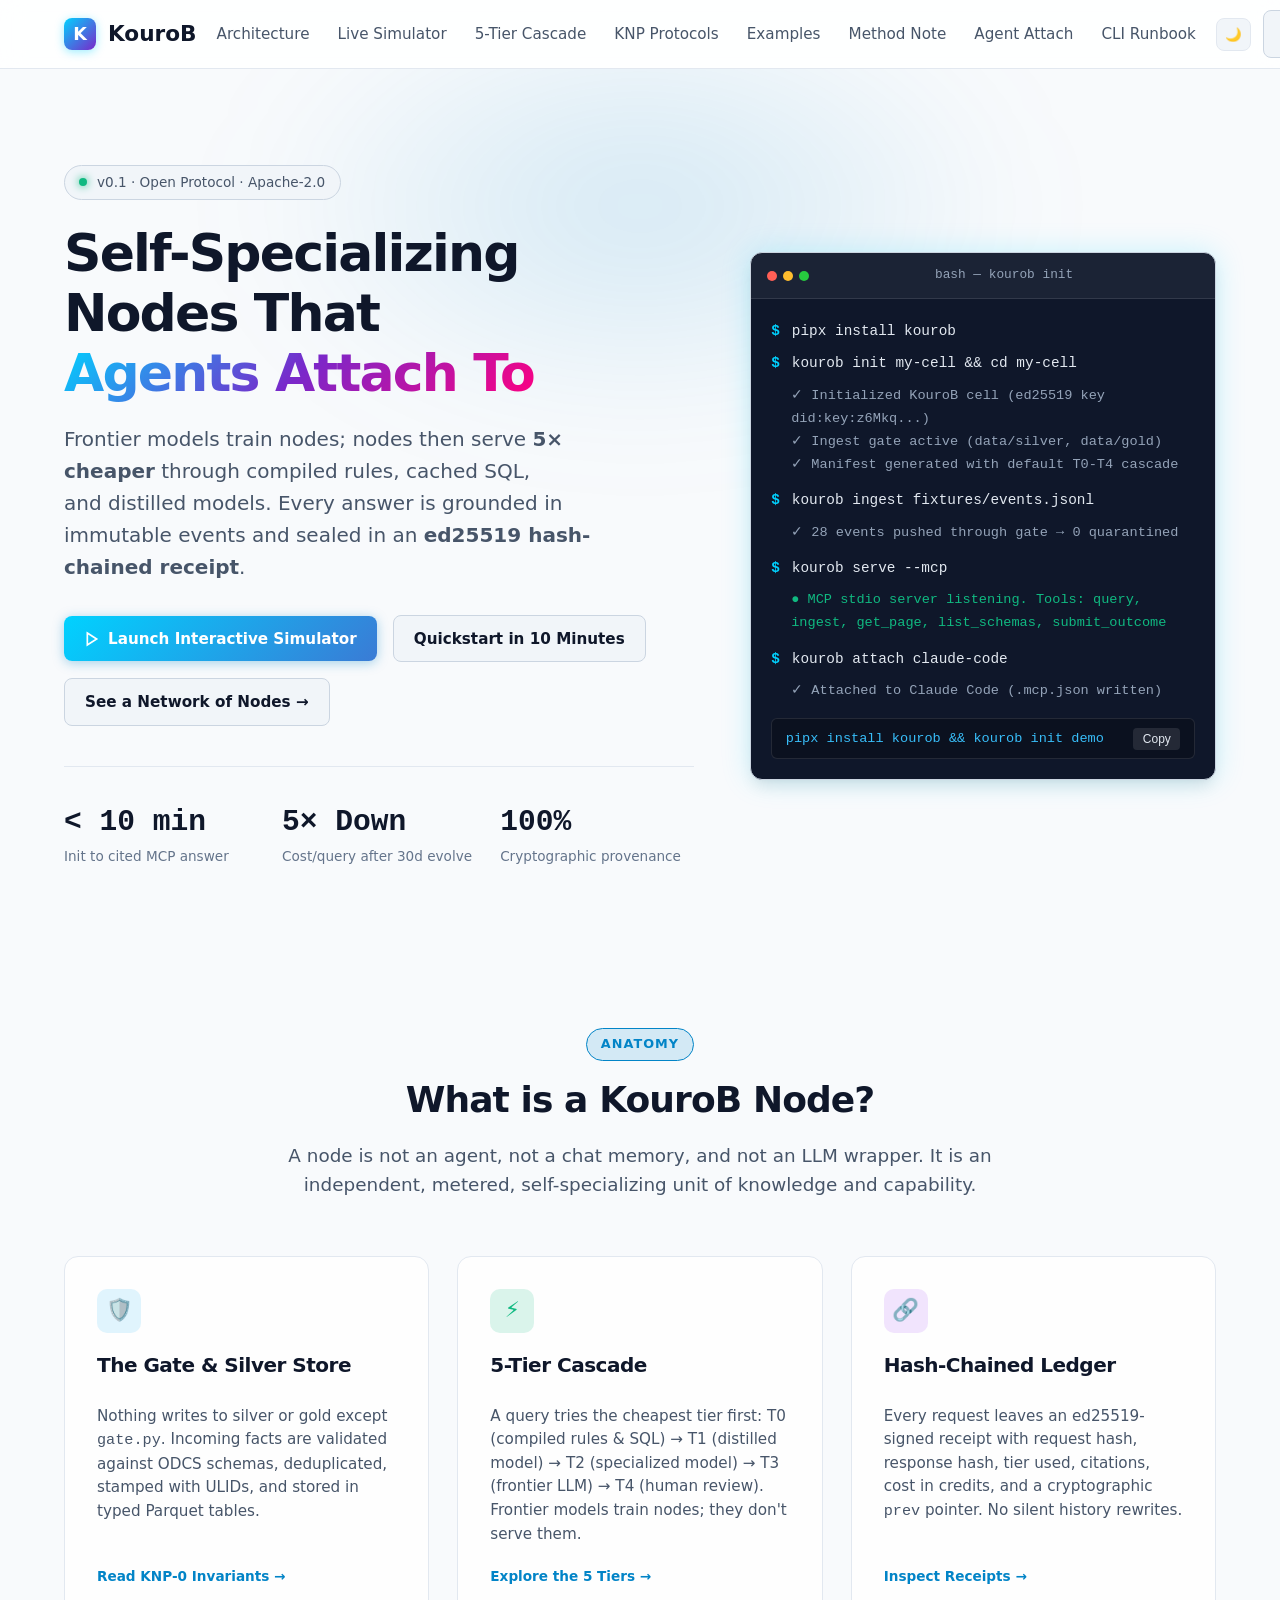
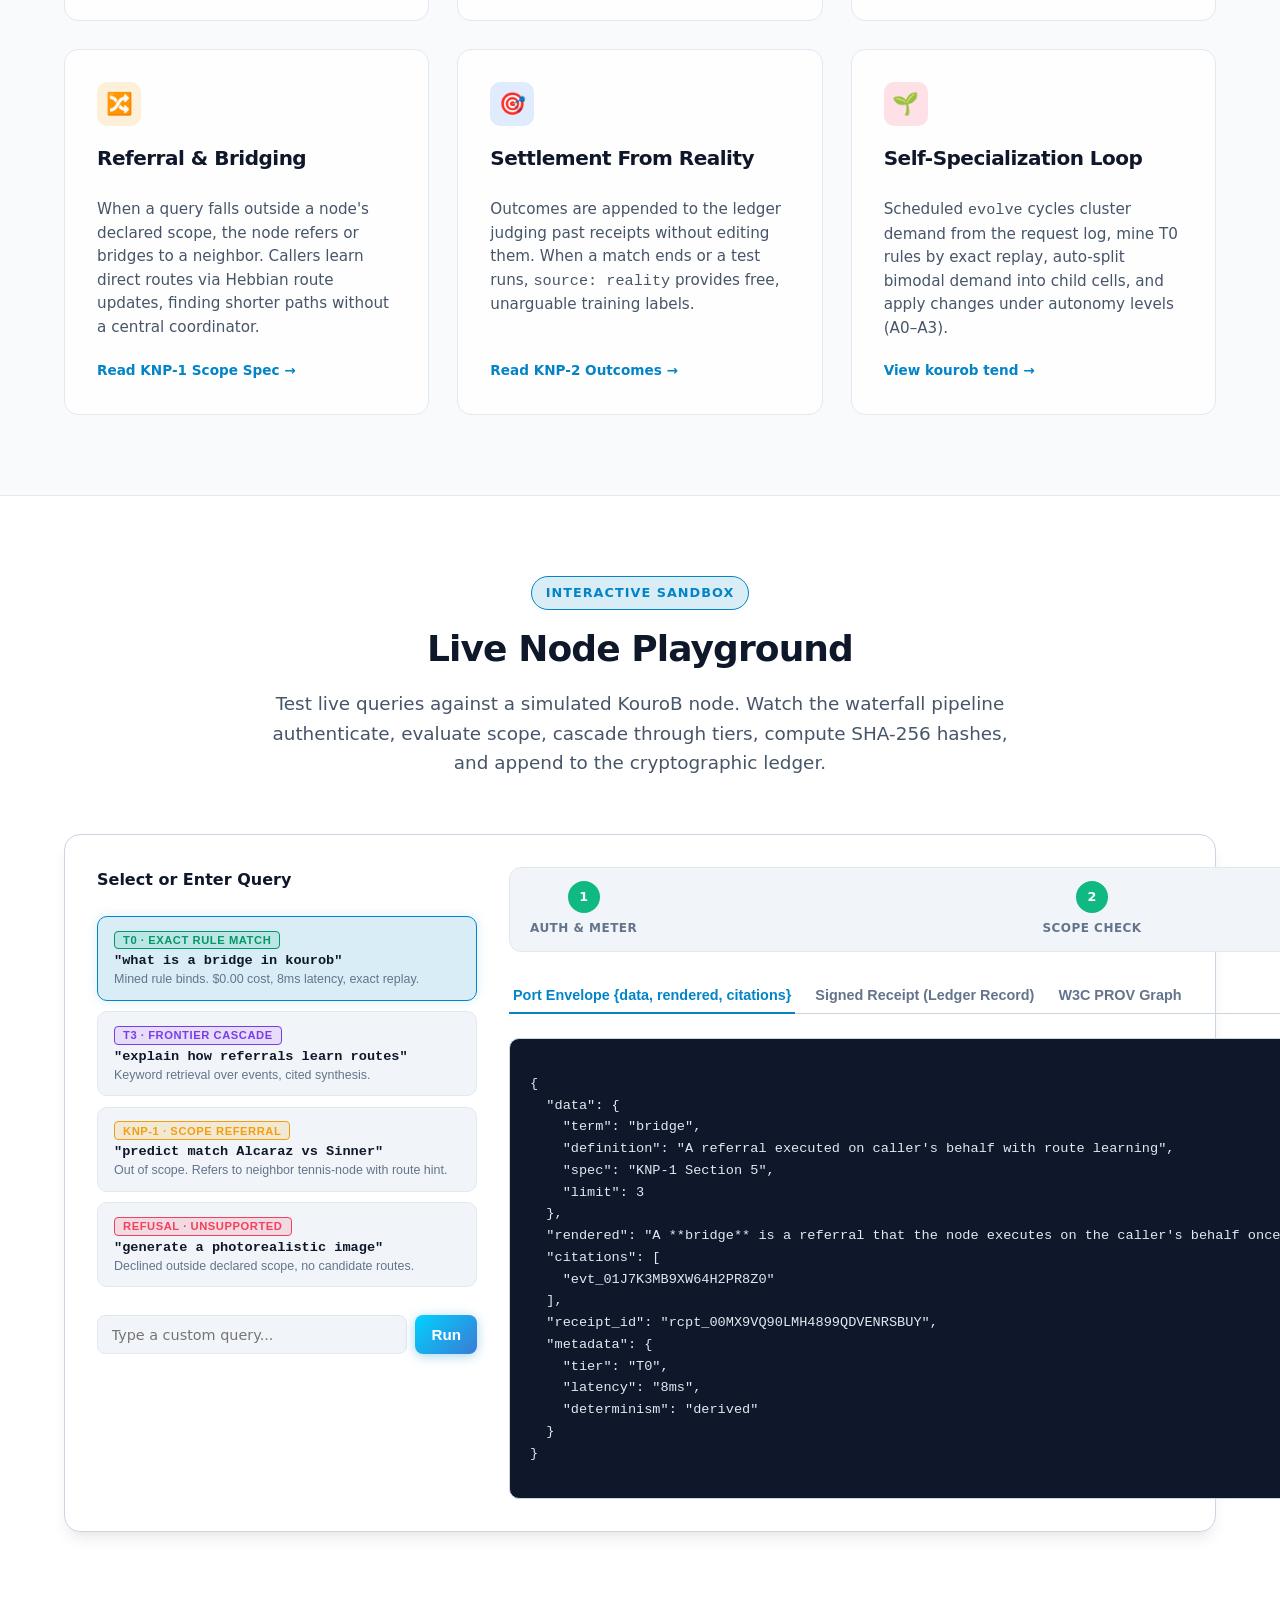
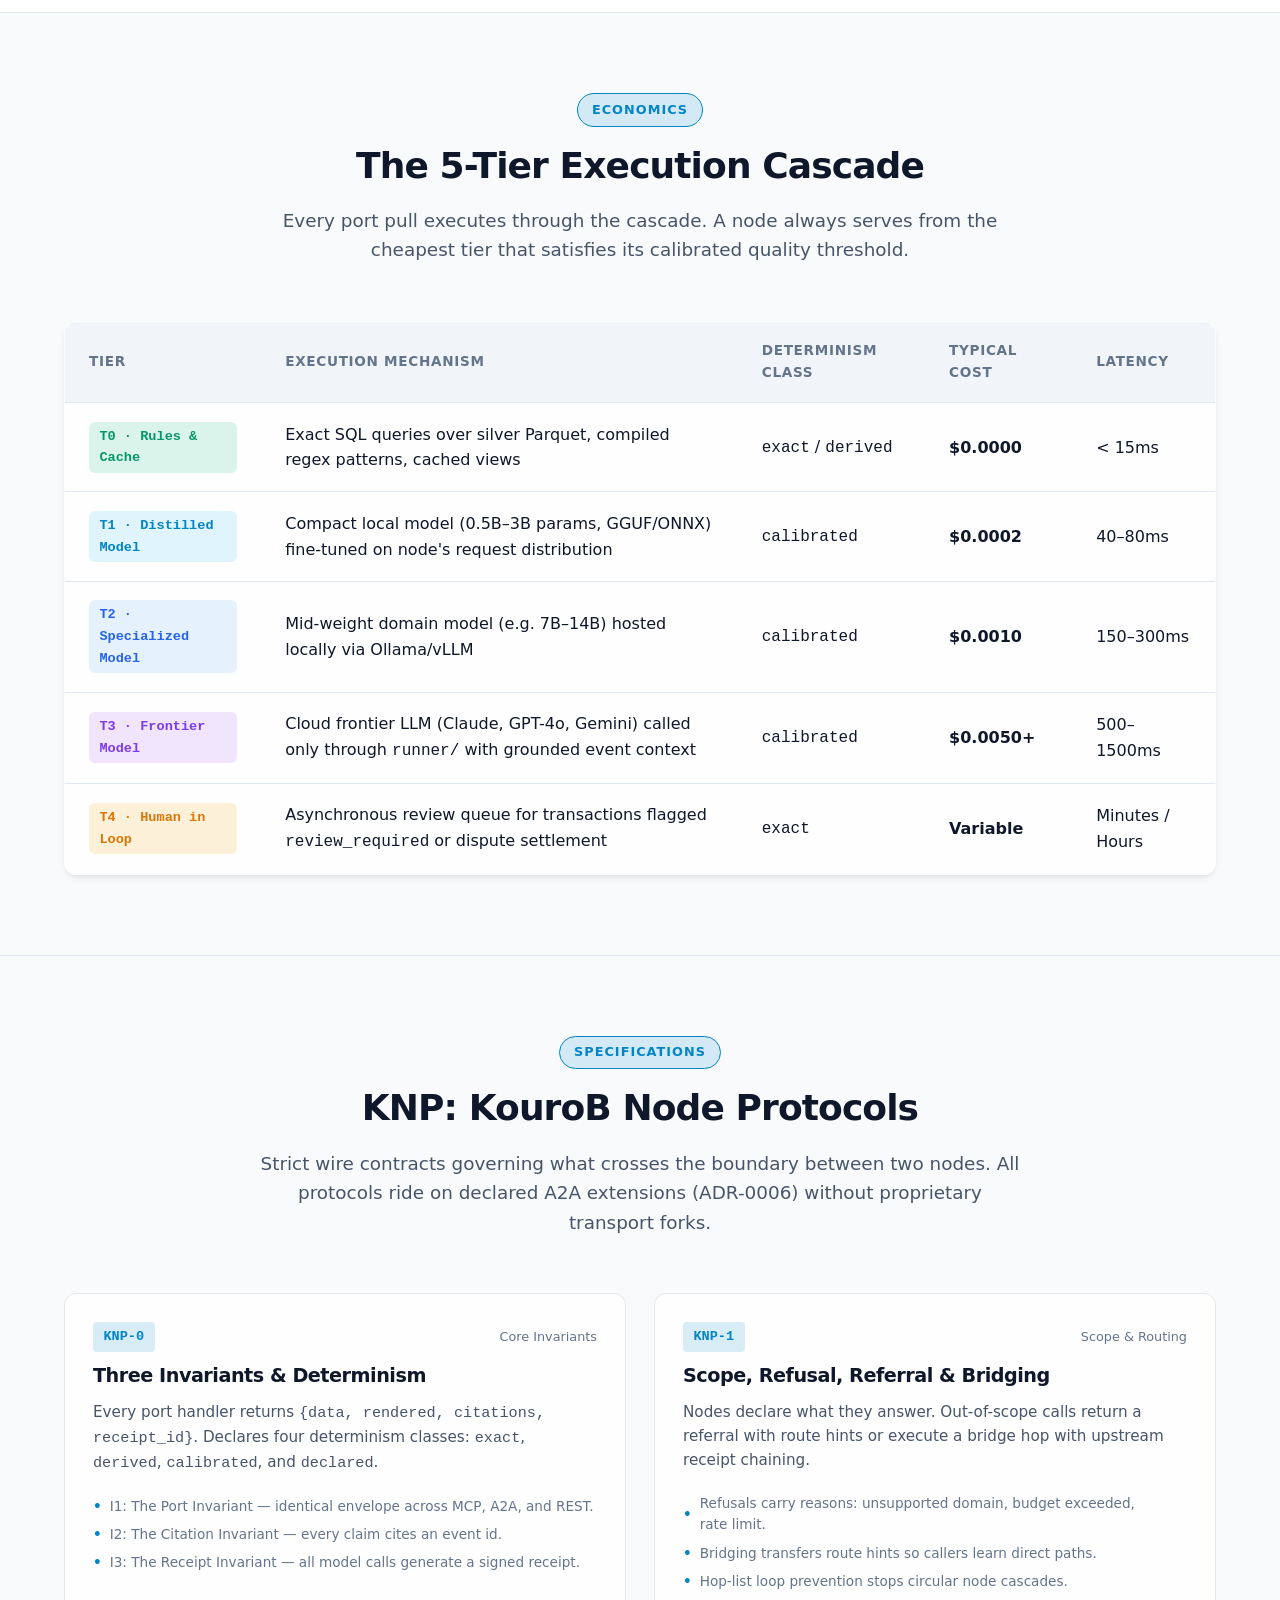
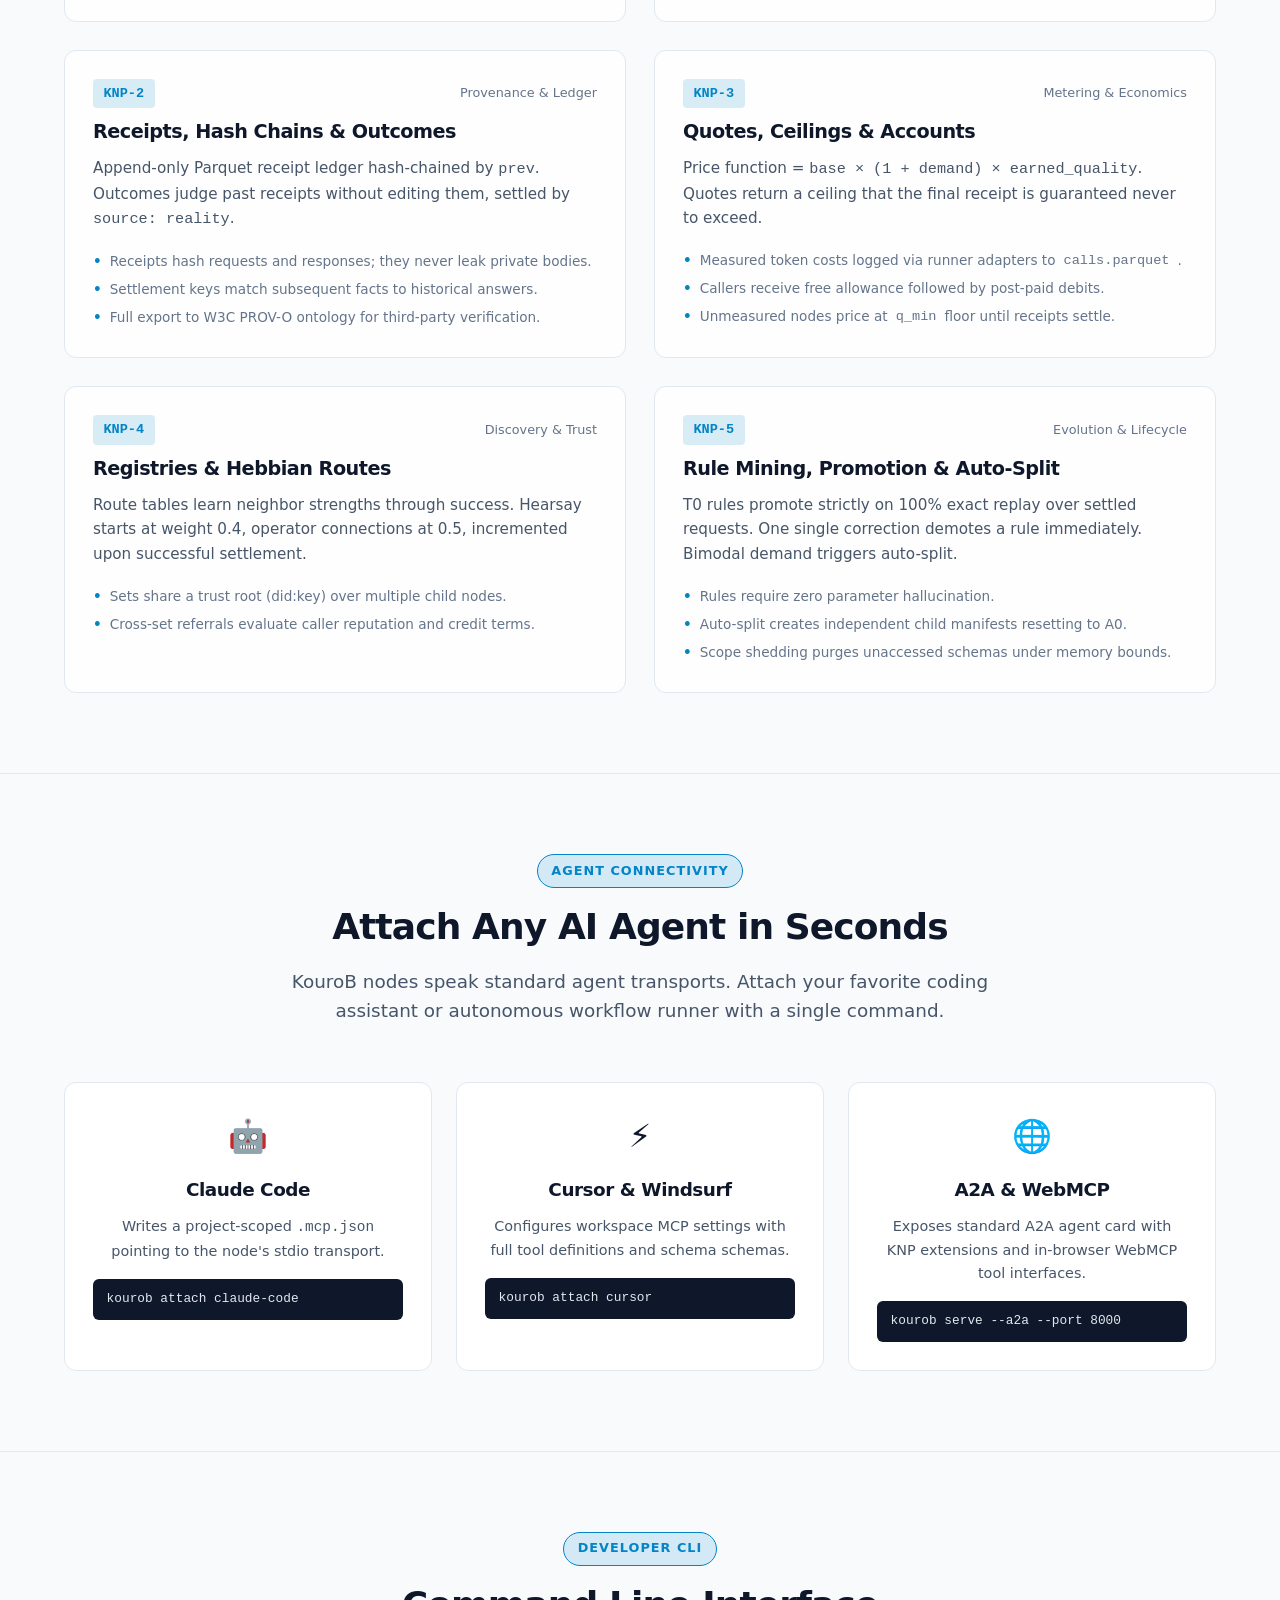
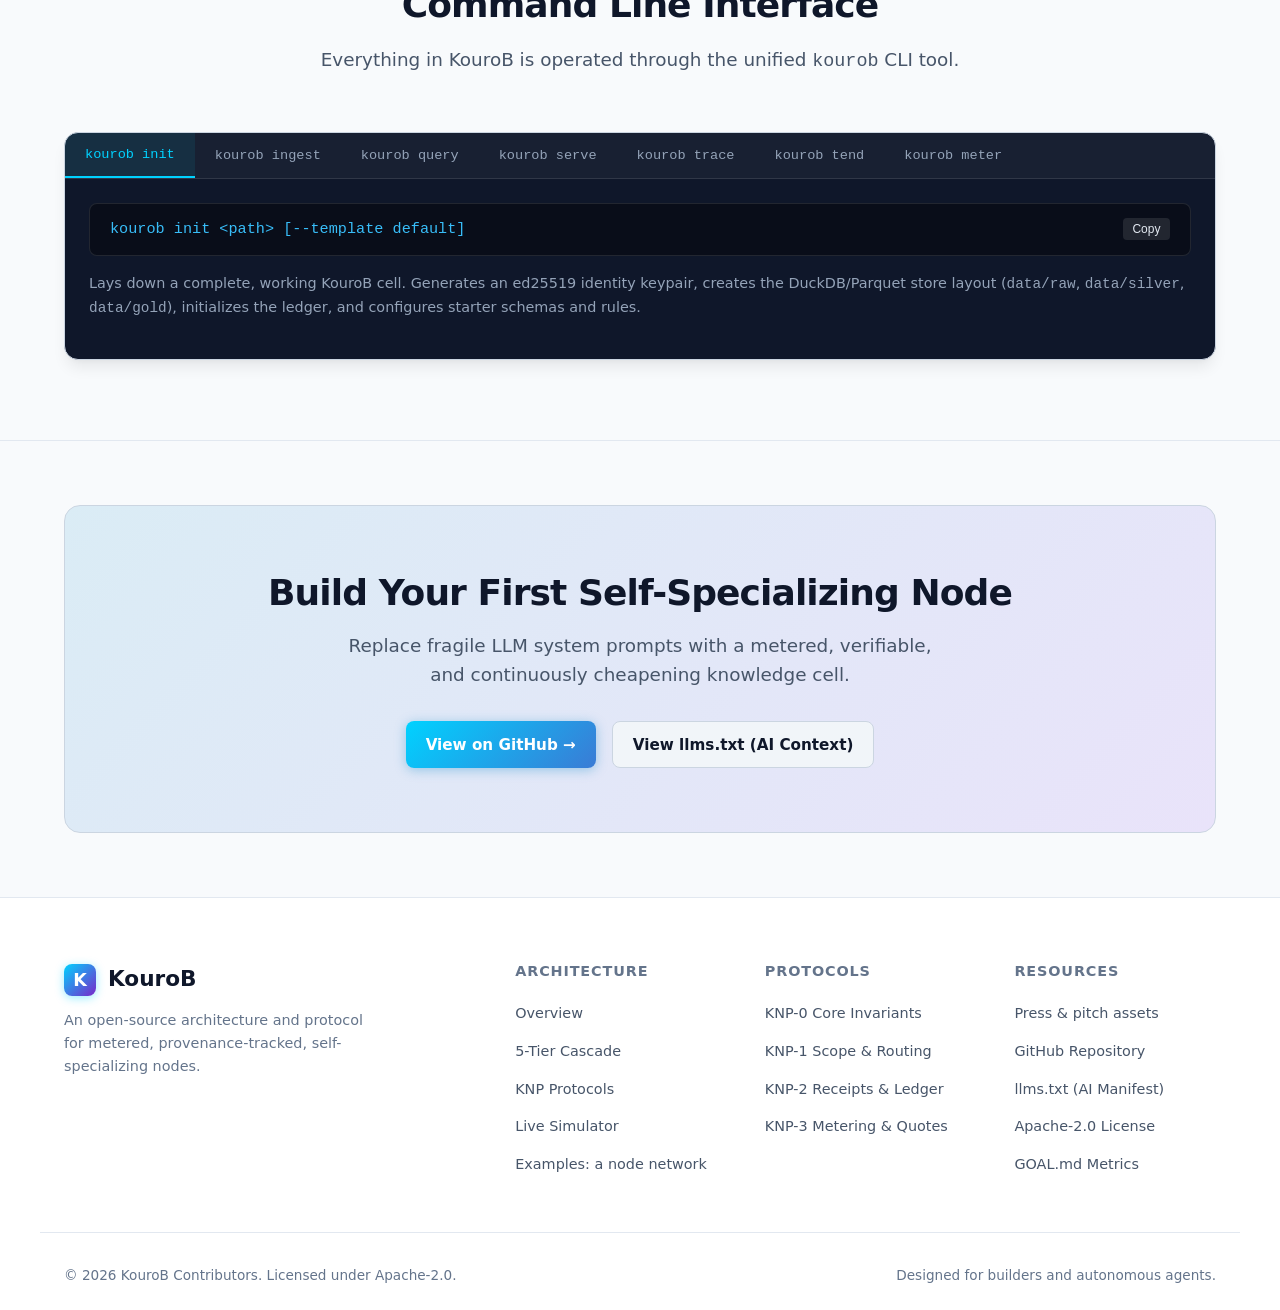
<file: site/index.html>
<!DOCTYPE html>
<html lang="en">
<head>
  <meta charset="UTF-8">
  <meta name="viewport" content="width=device-width, initial-scale=1.0">
  <title>KouroB — Self-Specializing Nodes That Agents Attach To</title>
  <meta name="description" content="KouroB is an open-source framework and protocol for building metered, provenance-tracked, self-specializing nodes that agents and systems attach to through MCP, A2A, and REST.">
  <meta name="theme-color" content="#080c14">
  <link rel="stylesheet" href="styles.css">
  <link rel="icon" href="data:image/svg+xml,<svg xmlns='http://www.w3.org/2000/svg' viewBox='0 0 100 100'><rect width='100' height='100' rx='20' fill='%2300d2ff'/><text y='70' x='20' font-size='65' font-family='monospace' font-weight='bold' fill='white'>K</text></svg>">
</head>
<body>

  <!-- Navigation -->
  <header class="site-nav">
    <div class="container nav-inner">
      <a href="#" class="brand">
        <span class="brand-icon">K</span>
        <span>KouroB</span>
      </a>

      <nav>
        <ul class="nav-links">
          <li><a href="#overview">Architecture</a></li>
          <li><a href="#simulator">Live Simulator</a></li>
          <li><a href="#tiers">5-Tier Cascade</a></li>
          <li><a href="#protocols">KNP Protocols</a></li>
          <li><a href="examples.html">Examples</a></li>
          <li><a href="maude.html">Method Note</a></li>
          <li><a href="#agents">Agent Attach</a></li>
          <li><a href="#cli">CLI Runbook</a></li>
        </ul>
      </nav>

      <div class="nav-actions">
        <button id="theme-toggle" class="btn-icon" aria-label="Toggle theme" title="Toggle theme">🌙</button>
        <a href="https://github.com/alexchouck-hash/kourob" class="btn btn-secondary" target="_blank" rel="noopener">
          <svg width="18" height="18" viewBox="0 0 24 24" fill="currentColor"><path d="M12 0C5.37 0 0 5.37 0 12c0 5.31 3.435 9.795 8.205 11.385.6.105.825-.255.825-.57 0-.285-.015-1.23-.015-2.235-3.015.555-3.795-.735-4.035-1.41-.135-.345-.72-1.41-1.23-1.695-.42-.225-1.02-.78-.015-.795.945-.015 1.62.87 1.845 1.23 1.08 1.815 2.805 1.305 3.495.99.105-.78.42-1.305.765-1.605-2.67-.3-5.46-1.335-5.46-5.925 0-1.305.465-2.385 1.23-3.225-.12-.3-.54-1.53.12-3.18 0 0 1.005-.315 3.3 1.23.96-.27 1.98-.405 3-.405s2.04.135 3 .405c2.295-1.56 3.3-1.23 3.3-1.23.66 1.65.24 2.88.12 3.18.765.84 1.23 1.905 1.23 3.225 0 4.605-2.805 5.625-5.475 5.925.435.375.81 1.095.81 2.22 0 1.605-.015 2.895-.015 3.3 0 .315.225.69.825.57A12.02 12.02 0 0024 12c0-6.63-5.37-12-12-12z"/></svg>
          GitHub
        </a>
      </div>
    </div>
  </header>

  <!-- Hero Section -->
  <section class="hero" id="overview">
    <div class="hero-glow"></div>
    <div class="container hero-grid">
      <div class="hero-content">
        <div class="hero-badge">
          <span class="status-dot"></span>
          <span>v0.1 &middot; Open Protocol &middot; Apache-2.0</span>
        </div>
        <h1 class="hero-title">
          Self-Specializing Nodes That <span class="gradient-text">Agents Attach To</span>
        </h1>
        <p class="hero-subtitle">
          Frontier models train nodes; nodes then serve <strong>5× cheaper</strong> through compiled rules, cached SQL, and distilled models. Every answer is grounded in immutable events and sealed in an <strong>ed25519 hash-chained receipt</strong>.
        </p>

        <div class="hero-ctas">
          <a href="#simulator" class="btn btn-primary">
            <svg width="16" height="16" viewBox="0 0 24 24" fill="none" stroke="currentColor" stroke-width="2.5"><polygon points="5 3 19 12 5 21 5 3"/></svg>
            Launch Interactive Simulator
          </a>
          <a href="#quickstart" class="btn btn-secondary">
            Quickstart in 10 Minutes
          </a>
          <a href="examples.html" class="btn btn-secondary">
            See a Network of Nodes &rarr;
          </a>
        </div>

        <div class="hero-metrics">
          <div class="metric-item">
            <div class="metric-val">&lt; 10 min</div>
            <div class="metric-label">Init to cited MCP answer</div>
          </div>
          <div class="metric-item">
            <div class="metric-val">5× Down</div>
            <div class="metric-label">Cost/query after 30d evolve</div>
          </div>
          <div class="metric-item">
            <div class="metric-val">100%</div>
            <div class="metric-label">Cryptographic provenance</div>
          </div>
        </div>
      </div>

      <!-- Terminal Quickstart Card -->
      <div class="hero-terminal" id="quickstart">
        <div class="terminal-window">
          <div class="terminal-topbar">
            <div class="terminal-dots">
              <span class="terminal-dot dot-red"></span>
              <span class="terminal-dot dot-yellow"></span>
              <span class="terminal-dot dot-green"></span>
            </div>
            <div class="terminal-title">bash &mdash; kourob init</div>
            <div></div>
          </div>
          <div class="terminal-body">
            <div class="terminal-line">
              <span class="terminal-prompt">$</span>
              <span>pipx install kourob</span>
            </div>
            <div class="terminal-line">
              <span class="terminal-prompt">$</span>
              <span>kourob init my-cell &amp;&amp; cd my-cell</span>
            </div>
            <div class="terminal-output">
              ✓ Initialized KouroB cell (ed25519 key did:key:z6Mkq...)<br>
              ✓ Ingest gate active (data/silver, data/gold)<br>
              ✓ Manifest generated with default T0-T4 cascade
            </div>
            <div class="terminal-line">
              <span class="terminal-prompt">$</span>
              <span>kourob ingest fixtures/events.jsonl</span>
            </div>
            <div class="terminal-output">
              ✓ 28 events pushed through gate &rarr; 0 quarantined
            </div>
            <div class="terminal-line">
              <span class="terminal-prompt">$</span>
              <span>kourob serve --mcp</span>
            </div>
            <div class="terminal-output">
              <span class="terminal-highlight">● MCP stdio server listening. Tools: query, ingest, get_page, list_schemas, submit_outcome</span>
            </div>
            <div class="terminal-line">
              <span class="terminal-prompt">$</span>
              <span>kourob attach claude-code</span>
            </div>
            <div class="terminal-output">
              ✓ Attached to Claude Code (.mcp.json written)
            </div>

            <div class="quick-copy">
              <code>pipx install kourob &amp;&amp; kourob init demo</code>
              <button class="btn-copy" data-clipboard-target=".quick-copy code">Copy</button>
            </div>
          </div>
        </div>
      </div>
    </div>
  </section>

  <!-- What is a Node -->
  <section class="section">
    <div class="container">
      <div class="section-header">
        <span class="section-tag">Anatomy</span>
        <h2 class="section-title">What is a KouroB Node?</h2>
        <p class="section-desc">
          A node is not an agent, not a chat memory, and not an LLM wrapper. It is an independent, metered, self-specializing unit of knowledge and capability.
        </p>
      </div>

      <div class="features-grid">
        <div class="feature-card">
          <div class="feature-icon icon-cyan">🛡️</div>
          <h3 class="feature-title">The Gate &amp; Silver Store</h3>
          <p class="feature-desc">
            Nothing writes to silver or gold except <code>gate.py</code>. Incoming facts are validated against ODCS schemas, deduplicated, stamped with ULIDs, and stored in typed Parquet tables.
          </p>
          <a href="#protocols" class="feature-link">Read KNP-0 Invariants &rarr;</a>
        </div>

        <div class="feature-card">
          <div class="feature-icon icon-emerald">⚡</div>
          <h3 class="feature-title">5-Tier Cascade</h3>
          <p class="feature-desc">
            A query tries the cheapest tier first: T0 (compiled rules &amp; SQL) &rarr; T1 (distilled model) &rarr; T2 (specialized model) &rarr; T3 (frontier LLM) &rarr; T4 (human review). Frontier models train nodes; they don't serve them.
          </p>
          <a href="#tiers" class="feature-link">Explore the 5 Tiers &rarr;</a>
        </div>

        <div class="feature-card">
          <div class="feature-icon icon-purple">🔗</div>
          <h3 class="feature-title">Hash-Chained Ledger</h3>
          <p class="feature-desc">
            Every request leaves an ed25519-signed receipt with request hash, response hash, tier used, citations, cost in credits, and a cryptographic <code>prev</code> pointer. No silent history rewrites.
          </p>
          <a href="#simulator" class="feature-link">Inspect Receipts &rarr;</a>
        </div>

        <div class="feature-card">
          <div class="feature-icon icon-amber">🔀</div>
          <h3 class="feature-title">Referral &amp; Bridging</h3>
          <p class="feature-desc">
            When a query falls outside a node's declared scope, the node refers or bridges to a neighbor. Callers learn direct routes via Hebbian route updates, finding shorter paths without a central coordinator.
          </p>
          <a href="#protocols" class="feature-link">Read KNP-1 Scope Spec &rarr;</a>
        </div>

        <div class="feature-card">
          <div class="feature-icon icon-blue">🎯</div>
          <h3 class="feature-title">Settlement From Reality</h3>
          <p class="feature-desc">
            Outcomes are appended to the ledger judging past receipts without editing them. When a match ends or a test runs, <code>source: reality</code> provides free, unarguable training labels.
          </p>
          <a href="#protocols" class="feature-link">Read KNP-2 Outcomes &rarr;</a>
        </div>

        <div class="feature-card">
          <div class="feature-icon icon-pink">🌱</div>
          <h3 class="feature-title">Self-Specialization Loop</h3>
          <p class="feature-desc">
            Scheduled <code>evolve</code> cycles cluster demand from the request log, mine T0 rules by exact replay, auto-split bimodal demand into child cells, and apply changes under autonomy levels (A0&ndash;A3).
          </p>
          <a href="#cli" class="feature-link">View kourob tend &rarr;</a>
        </div>
      </div>
    </div>
  </section>

  <!-- Interactive Node Playground / Simulator -->
  <section class="section playground-section" id="simulator">
    <div class="container">
      <div class="section-header">
        <span class="section-tag">Interactive Sandbox</span>
        <h2 class="section-title">Live Node Playground</h2>
        <p class="section-desc">
          Test live queries against a simulated KouroB node. Watch the waterfall pipeline authenticate, evaluate scope, cascade through tiers, compute SHA-256 hashes, and append to the cryptographic ledger.
        </p>
      </div>

      <div class="playground-grid">
        <!-- Scenario Picker -->
        <div class="scenario-picker">
          <div class="scenario-title">Select or Enter Query</div>
          <div class="scenario-list">
            <button class="scenario-btn active" data-scenario="t0">
              <span class="scenario-badge badge-t0">T0 &middot; Exact Rule Match</span>
              <span class="scenario-query">"what is a bridge in kourob"</span>
              <span class="scenario-desc">Mined rule binds. $0.00 cost, 8ms latency, exact replay.</span>
            </button>

            <button class="scenario-btn" data-scenario="t3">
              <span class="scenario-badge badge-t3">T3 &middot; Frontier Cascade</span>
              <span class="scenario-query">"explain how referrals learn routes"</span>
              <span class="scenario-desc">Keyword retrieval over events, cited synthesis.</span>
            </button>

            <button class="scenario-btn" data-scenario="referral">
              <span class="scenario-badge badge-referral">KNP-1 &middot; Scope Referral</span>
              <span class="scenario-query">"predict match Alcaraz vs Sinner"</span>
              <span class="scenario-desc">Out of scope. Refers to neighbor tennis-node with route hint.</span>
            </button>

            <button class="scenario-btn" data-scenario="reject">
              <span class="scenario-badge badge-reject">Refusal &middot; Unsupported</span>
              <span class="scenario-query">"generate a photorealistic image"</span>
              <span class="scenario-desc">Declined outside declared scope, no candidate routes.</span>
            </button>
          </div>

          <div class="custom-query-box">
            <input type="text" id="custom-query-input" class="custom-query-input" placeholder="Type a custom query..." />
            <button id="custom-query-submit" class="btn btn-primary" style="padding: 0.65rem 1rem;">Run</button>
          </div>
        </div>

        <!-- Simulation Pipeline & Output -->
        <div class="sim-stage-container">
          <!-- Waterfall Track -->
          <div class="waterfall-track">
            <div class="waterfall-step complete" id="step-auth">
              <div class="step-indicator">1</div>
              <span class="step-name">Auth &amp; Meter</span>
            </div>
            <div class="waterfall-step complete" id="step-scope">
              <div class="step-indicator">2</div>
              <span class="step-name">Scope Check</span>
            </div>
            <div class="waterfall-step complete" id="step-tier">
              <div class="step-indicator">3</div>
              <span class="step-name">Tier Cascade</span>
            </div>
            <div class="waterfall-step complete" id="step-receipt">
              <div class="step-indicator">4</div>
              <span class="step-name">Signed Ledger</span>
            </div>
          </div>

          <!-- Output Tabs -->
          <div class="sim-output-tabs">
            <button class="tab-btn active" data-target="panel-answer">Port Envelope {data, rendered, citations}</button>
            <button class="tab-btn" data-target="panel-receipt">Signed Receipt (Ledger Record)</button>
            <button class="tab-btn" data-target="panel-prov">W3C PROV Graph</button>
          </div>

          <!-- Tab Panels -->
          <div id="panel-answer" class="sim-panel active"></div>
          <div id="panel-receipt" class="sim-panel"></div>
          <div id="panel-prov" class="sim-panel"></div>
        </div>
      </div>
    </div>
  </section>

  <!-- The 5-Tier Cascade -->
  <section class="section" id="tiers">
    <div class="container">
      <div class="section-header">
        <span class="section-tag">Economics</span>
        <h2 class="section-title">The 5-Tier Execution Cascade</h2>
        <p class="section-desc">
          Every port pull executes through the cascade. A node always serves from the cheapest tier that satisfies its calibrated quality threshold.
        </p>
      </div>

      <table class="tier-cascade-table">
        <thead>
          <tr>
            <th>Tier</th>
            <th>Execution Mechanism</th>
            <th>Determinism Class</th>
            <th>Typical Cost</th>
            <th>Latency</th>
          </tr>
        </thead>
        <tbody>
          <tr>
            <td><span class="tier-pill" style="background: rgba(16, 185, 129, 0.15); color: var(--tier-t0);">T0 &middot; Rules &amp; Cache</span></td>
            <td>Exact SQL queries over silver Parquet, compiled regex patterns, cached views</td>
            <td><code>exact</code> / <code>derived</code></td>
            <td><strong>$0.0000</strong></td>
            <td>&lt; 15ms</td>
          </tr>
          <tr>
            <td><span class="tier-pill" style="background: rgba(56, 189, 248, 0.15); color: var(--tier-t1);">T1 &middot; Distilled Model</span></td>
            <td>Compact local model (0.5B&ndash;3B params, GGUF/ONNX) fine-tuned on node's request distribution</td>
            <td><code>calibrated</code></td>
            <td><strong>$0.0002</strong></td>
            <td>40&ndash;80ms</td>
          </tr>
          <tr>
            <td><span class="tier-pill" style="background: rgba(96, 165, 250, 0.15); color: var(--tier-t2);">T2 &middot; Specialized Model</span></td>
            <td>Mid-weight domain model (e.g. 7B&ndash;14B) hosted locally via Ollama/vLLM</td>
            <td><code>calibrated</code></td>
            <td><strong>$0.0010</strong></td>
            <td>150&ndash;300ms</td>
          </tr>
          <tr>
            <td><span class="tier-pill" style="background: rgba(168, 85, 247, 0.15); color: var(--tier-t3);">T3 &middot; Frontier Model</span></td>
            <td>Cloud frontier LLM (Claude, GPT-4o, Gemini) called only through <code>runner/</code> with grounded event context</td>
            <td><code>calibrated</code></td>
            <td><strong>$0.0050+</strong></td>
            <td>500&ndash;1500ms</td>
          </tr>
          <tr>
            <td><span class="tier-pill" style="background: rgba(245, 158, 11, 0.15); color: var(--tier-t4);">T4 &middot; Human in Loop</span></td>
            <td>Asynchronous review queue for transactions flagged <code>review_required</code> or dispute settlement</td>
            <td><code>exact</code></td>
            <td><strong>Variable</strong></td>
            <td>Minutes / Hours</td>
          </tr>
        </tbody>
      </table>
    </div>
  </section>

  <!-- KNP Protocols Suite -->
  <section class="section" id="protocols">
    <div class="container">
      <div class="section-header">
        <span class="section-tag">Specifications</span>
        <h2 class="section-title">KNP: KouroB Node Protocols</h2>
        <p class="section-desc">
          Strict wire contracts governing what crosses the boundary between two nodes. All protocols ride on declared A2A extensions (ADR-0006) without proprietary transport forks.
        </p>
      </div>

      <div class="protocol-cards">
        <div class="protocol-card">
          <div class="protocol-header">
            <span class="protocol-id">KNP-0</span>
            <span style="font-size: 0.8rem; color: var(--text-muted);">Core Invariants</span>
          </div>
          <h3 class="protocol-title">Three Invariants &amp; Determinism</h3>
          <p class="protocol-desc">Every port handler returns <code>{data, rendered, citations, receipt_id}</code>. Declares four determinism classes: <code>exact</code>, <code>derived</code>, <code>calibrated</code>, and <code>declared</code>.</p>
          <ul class="protocol-invariants">
            <li>I1: The Port Invariant &mdash; identical envelope across MCP, A2A, and REST.</li>
            <li>I2: The Citation Invariant &mdash; every claim cites an event id.</li>
            <li>I3: The Receipt Invariant &mdash; all model calls generate a signed receipt.</li>
          </ul>
        </div>

        <div class="protocol-card">
          <div class="protocol-header">
            <span class="protocol-id">KNP-1</span>
            <span style="font-size: 0.8rem; color: var(--text-muted);">Scope &amp; Routing</span>
          </div>
          <h3 class="protocol-title">Scope, Refusal, Referral &amp; Bridging</h3>
          <p class="protocol-desc">Nodes declare what they answer. Out-of-scope calls return a referral with route hints or execute a bridge hop with upstream receipt chaining.</p>
          <ul class="protocol-invariants">
            <li>Refusals carry reasons: unsupported domain, budget exceeded, rate limit.</li>
            <li>Bridging transfers route hints so callers learn direct paths.</li>
            <li>Hop-list loop prevention stops circular node cascades.</li>
          </ul>
        </div>

        <div class="protocol-card">
          <div class="protocol-header">
            <span class="protocol-id">KNP-2</span>
            <span style="font-size: 0.8rem; color: var(--text-muted);">Provenance &amp; Ledger</span>
          </div>
          <h3 class="protocol-title">Receipts, Hash Chains &amp; Outcomes</h3>
          <p class="protocol-desc">Append-only Parquet receipt ledger hash-chained by <code>prev</code>. Outcomes judge past receipts without editing them, settled by <code>source: reality</code>.</p>
          <ul class="protocol-invariants">
            <li>Receipts hash requests and responses; they never leak private bodies.</li>
            <li>Settlement keys match subsequent facts to historical answers.</li>
            <li>Full export to W3C PROV-O ontology for third-party verification.</li>
          </ul>
        </div>

        <div class="protocol-card">
          <div class="protocol-header">
            <span class="protocol-id">KNP-3</span>
            <span style="font-size: 0.8rem; color: var(--text-muted);">Metering &amp; Economics</span>
          </div>
          <h3 class="protocol-title">Quotes, Ceilings &amp; Accounts</h3>
          <p class="protocol-desc">Price function = <code>base &times; (1 + demand) &times; earned_quality</code>. Quotes return a ceiling that the final receipt is guaranteed never to exceed.</p>
          <ul class="protocol-invariants">
            <li>Measured token costs logged via runner adapters to <code>calls.parquet</code>.</li>
            <li>Callers receive free allowance followed by post-paid debits.</li>
            <li>Unmeasured nodes price at <code>q_min</code> floor until receipts settle.</li>
          </ul>
        </div>

        <div class="protocol-card">
          <div class="protocol-header">
            <span class="protocol-id">KNP-4</span>
            <span style="font-size: 0.8rem; color: var(--text-muted);">Discovery &amp; Trust</span>
          </div>
          <h3 class="protocol-title">Registries &amp; Hebbian Routes</h3>
          <p class="protocol-desc">Route tables learn neighbor strengths through success. Hearsay starts at weight 0.4, operator connections at 0.5, incremented upon successful settlement.</p>
          <ul class="protocol-invariants">
            <li>Sets share a trust root (did:key) over multiple child nodes.</li>
            <li>Cross-set referrals evaluate caller reputation and credit terms.</li>
          </ul>
        </div>

        <div class="protocol-card">
          <div class="protocol-header">
            <span class="protocol-id">KNP-5</span>
            <span style="font-size: 0.8rem; color: var(--text-muted);">Evolution &amp; Lifecycle</span>
          </div>
          <h3 class="protocol-title">Rule Mining, Promotion &amp; Auto-Split</h3>
          <p class="protocol-desc">T0 rules promote strictly on 100% exact replay over settled requests. One single correction demotes a rule immediately. Bimodal demand triggers auto-split.</p>
          <ul class="protocol-invariants">
            <li>Rules require zero parameter hallucination.</li>
            <li>Auto-split creates independent child manifests resetting to A0.</li>
            <li>Scope shedding purges unaccessed schemas under memory bounds.</li>
          </ul>
        </div>
      </div>
    </div>
  </section>

  <!-- Agent Attachment Section -->
  <section class="section" id="agents">
    <div class="container">
      <div class="section-header">
        <span class="section-tag">Agent Connectivity</span>
        <h2 class="section-title">Attach Any AI Agent in Seconds</h2>
        <p class="section-desc">
          KouroB nodes speak standard agent transports. Attach your favorite coding assistant or autonomous workflow runner with a single command.
        </p>
      </div>

      <div class="agent-grid">
        <div class="agent-box">
          <div class="agent-logo">🤖</div>
          <h3 class="agent-name">Claude Code</h3>
          <p style="color: var(--text-secondary); font-size: 0.9rem;">
            Writes a project-scoped <code>.mcp.json</code> pointing to the node's stdio transport.
          </p>
          <code class="agent-code">kourob attach claude-code</code>
        </div>

        <div class="agent-box">
          <div class="agent-logo">⚡</div>
          <h3 class="agent-name">Cursor &amp; Windsurf</h3>
          <p style="color: var(--text-secondary); font-size: 0.9rem;">
            Configures workspace MCP settings with full tool definitions and schema schemas.
          </p>
          <code class="agent-code">kourob attach cursor</code>
        </div>

        <div class="agent-box">
          <div class="agent-logo">🌐</div>
          <h3 class="agent-name">A2A &amp; WebMCP</h3>
          <p style="color: var(--text-secondary); font-size: 0.9rem;">
            Exposes standard A2A agent card with KNP extensions and in-browser WebMCP tool interfaces.
          </p>
          <code class="agent-code">kourob serve --a2a --port 8000</code>
        </div>
      </div>
    </div>
  </section>

  <!-- CLI Runbooks -->
  <section class="section" id="cli">
    <div class="container">
      <div class="section-header">
        <span class="section-tag">Developer CLI</span>
        <h2 class="section-title">Command Line Interface</h2>
        <p class="section-desc">
          Everything in KouroB is operated through the unified <code>kourob</code> CLI tool.
        </p>
      </div>

      <div class="cli-tabs">
        <div class="cli-tab-headers">
          <button class="cli-tab-btn active" data-cmd="init">kourob init</button>
          <button class="cli-tab-btn" data-cmd="ingest">kourob ingest</button>
          <button class="cli-tab-btn" data-cmd="query">kourob query</button>
          <button class="cli-tab-btn" data-cmd="serve">kourob serve</button>
          <button class="cli-tab-btn" data-cmd="trace">kourob trace</button>
          <button class="cli-tab-btn" data-cmd="tend">kourob tend</button>
          <button class="cli-tab-btn" data-cmd="meter">kourob meter</button>
        </div>

        <div class="cli-tab-content active" id="cli-content-init">
          <div class="cli-command-block">
            <code>kourob init &lt;path&gt; [--template default]</code>
            <button class="btn-copy">Copy</button>
          </div>
          <p class="cli-explanation">
            Lays down a complete, working KouroB cell. Generates an ed25519 identity keypair, creates the DuckDB/Parquet store layout (<code>data/raw</code>, <code>data/silver</code>, <code>data/gold</code>), initializes the ledger, and configures starter schemas and rules.
          </p>
        </div>

        <div class="cli-tab-content" id="cli-content-ingest">
          <div class="cli-command-block">
            <code>kourob ingest &lt;file.jsonl&gt; [--node .]</code>
            <button class="btn-copy">Copy</button>
          </div>
          <p class="cli-explanation">
            Pushes raw events through <code>gate.py</code>. Validates against declared ODCS schemas, stamps each record with a ULID (<code>evt_...</code>), hashes content, segregates invalid rows into quarantine, and appends valid rows to <code>data/silver/events.parquet</code>.
          </p>
        </div>

        <div class="cli-tab-content" id="cli-content-query">
          <div class="cli-command-block">
            <code>kourob query "&lt;question&gt;" [--tier auto] [--format json]</code>
            <button class="btn-copy">Copy</button>
          </div>
          <p class="cli-explanation">
            Executes a query through the node's cascade. Evaluates declared scope, cascades through T0&ndash;T3, prints the rendered text with citations, and outputs the generated receipt ULID.
          </p>
        </div>

        <div class="cli-tab-content" id="cli-content-serve">
          <div class="cli-command-block">
            <code>kourob serve [--mcp] [--a2a] [--rest] [--port 8000]</code>
            <button class="btn-copy">Copy</button>
          </div>
          <p class="cli-explanation">
            Launches the node transport listeners. <code>--mcp</code> starts the stdio server for Claude Code and Cursor; <code>--a2a</code> starts the Google A2A protocol server with KNP extensions; <code>--rest</code> exposes OpenAPI HTTP endpoints.
          </p>
        </div>

        <div class="cli-tab-content" id="cli-content-trace">
          <div class="cli-command-block">
            <code>kourob trace &lt;receipt_id&gt; [--format prov-json]</code>
            <button class="btn-copy">Copy</button>
          </div>
          <p class="cli-explanation">
            Reconstructs the full cryptographic provenance chain for an answer. Displays the receipt, verifies the ed25519 signature and <code>prev</code> hash, walks citations back to silver events, and resolves any upstream node hops.
          </p>
        </div>

        <div class="cli-tab-content" id="cli-content-tend">
          <div class="cli-command-block">
            <code>kourob tend [--autonomy-max A2] [--dry-run]</code>
            <button class="btn-copy">Copy</button>
          </div>
          <p class="cli-explanation">
            Runs the autonomous maintenance loop: ingests pending facts, runs evolve, evaluates mined proposals against the autonomy ceiling and budget, applies changes as reversible <code>node_change.v1</code> events, and halts/demotes on quality breach.
          </p>
        </div>

        <div class="cli-tab-content" id="cli-content-meter">
          <div class="cli-command-block">
            <code>kourob meter report [--window 30d]</code>
            <button class="btn-copy">Copy</button>
          </div>
          <p class="cli-explanation">
            Generates the financial audit report. Compares measured token costs from <code>calls.parquet</code> against credits billed, breaks down request volume across T0&ndash;T4 tiers, calculates operating margin, and displays earned quality multipliers.
          </p>
        </div>
      </div>
    </div>
  </section>

  <!-- CTA Banner -->
  <div class="container">
    <div class="cta-banner">
      <h2>Build Your First Self-Specializing Node</h2>
      <p>
        Replace fragile LLM system prompts with a metered, verifiable, and continuously cheapening knowledge cell.
      </p>
      <div style="display: flex; gap: 1rem; justify-content: center; flex-wrap: wrap;">
        <a href="https://github.com/alexchouck-hash/kourob" class="btn btn-primary" target="_blank" rel="noopener">
          View on GitHub &rarr;
        </a>
        <a href="llms.txt" class="btn btn-secondary" target="_blank">
          View llms.txt (AI Context)
        </a>
      </div>
    </div>
  </div>

  <!-- Footer -->
  <footer class="site-footer">
    <div class="container footer-grid">
      <div class="footer-brand">
        <a href="#" class="brand">
          <span class="brand-icon">K</span>
          <span>KouroB</span>
        </a>
        <p>
          An open-source architecture and protocol for metered, provenance-tracked, self-specializing nodes.
        </p>
      </div>

      <div class="footer-col">
        <h4>Architecture</h4>
        <ul class="footer-links">
          <li><a href="#overview">Overview</a></li>
          <li><a href="#tiers">5-Tier Cascade</a></li>
          <li><a href="#protocols">KNP Protocols</a></li>
          <li><a href="#simulator">Live Simulator</a></li>
          <li><a href="examples.html">Examples: a node network</a></li>
        </ul>
      </div>

      <div class="footer-col">
        <h4>Protocols</h4>
        <ul class="footer-links">
          <li><a href="https://github.com/alexchouck-hash/kourob/blob/main/docs/protocols/knp-0-core.md" target="_blank" rel="noopener">KNP-0 Core Invariants</a></li>
          <li><a href="https://github.com/alexchouck-hash/kourob/blob/main/docs/protocols/knp-1-scope.md" target="_blank" rel="noopener">KNP-1 Scope &amp; Routing</a></li>
          <li><a href="https://github.com/alexchouck-hash/kourob/blob/main/docs/protocols/knp-2-receipt.md" target="_blank" rel="noopener">KNP-2 Receipts &amp; Ledger</a></li>
          <li><a href="https://github.com/alexchouck-hash/kourob/blob/main/docs/protocols/knp-3-meter.md" target="_blank" rel="noopener">KNP-3 Metering &amp; Quotes</a></li>
        </ul>
      </div>

      <div class="footer-col">
        <h4>Resources</h4>
        <ul class="footer-links">
          <li><a href="press.html">Press &amp; pitch assets</a></li>
          <li><a href="https://github.com/alexchouck-hash/kourob" target="_blank" rel="noopener">GitHub Repository</a></li>
          <li><a href="llms.txt">llms.txt (AI Manifest)</a></li>
          <li><a href="https://github.com/alexchouck-hash/kourob/blob/main/LICENSE" target="_blank" rel="noopener">Apache-2.0 License</a></li>
          <li><a href="https://github.com/alexchouck-hash/kourob/blob/main/GOAL.md" target="_blank" rel="noopener">GOAL.md Metrics</a></li>
        </ul>
      </div>
    </div>

    <div class="container footer-bottom">
      <div>&copy; 2026 KouroB Contributors. Licensed under Apache-2.0.</div>
      <div>Designed for builders and autonomous agents.</div>
    </div>
  </footer>

  <script src="app.js"></script>
</body>
</html>
</file>
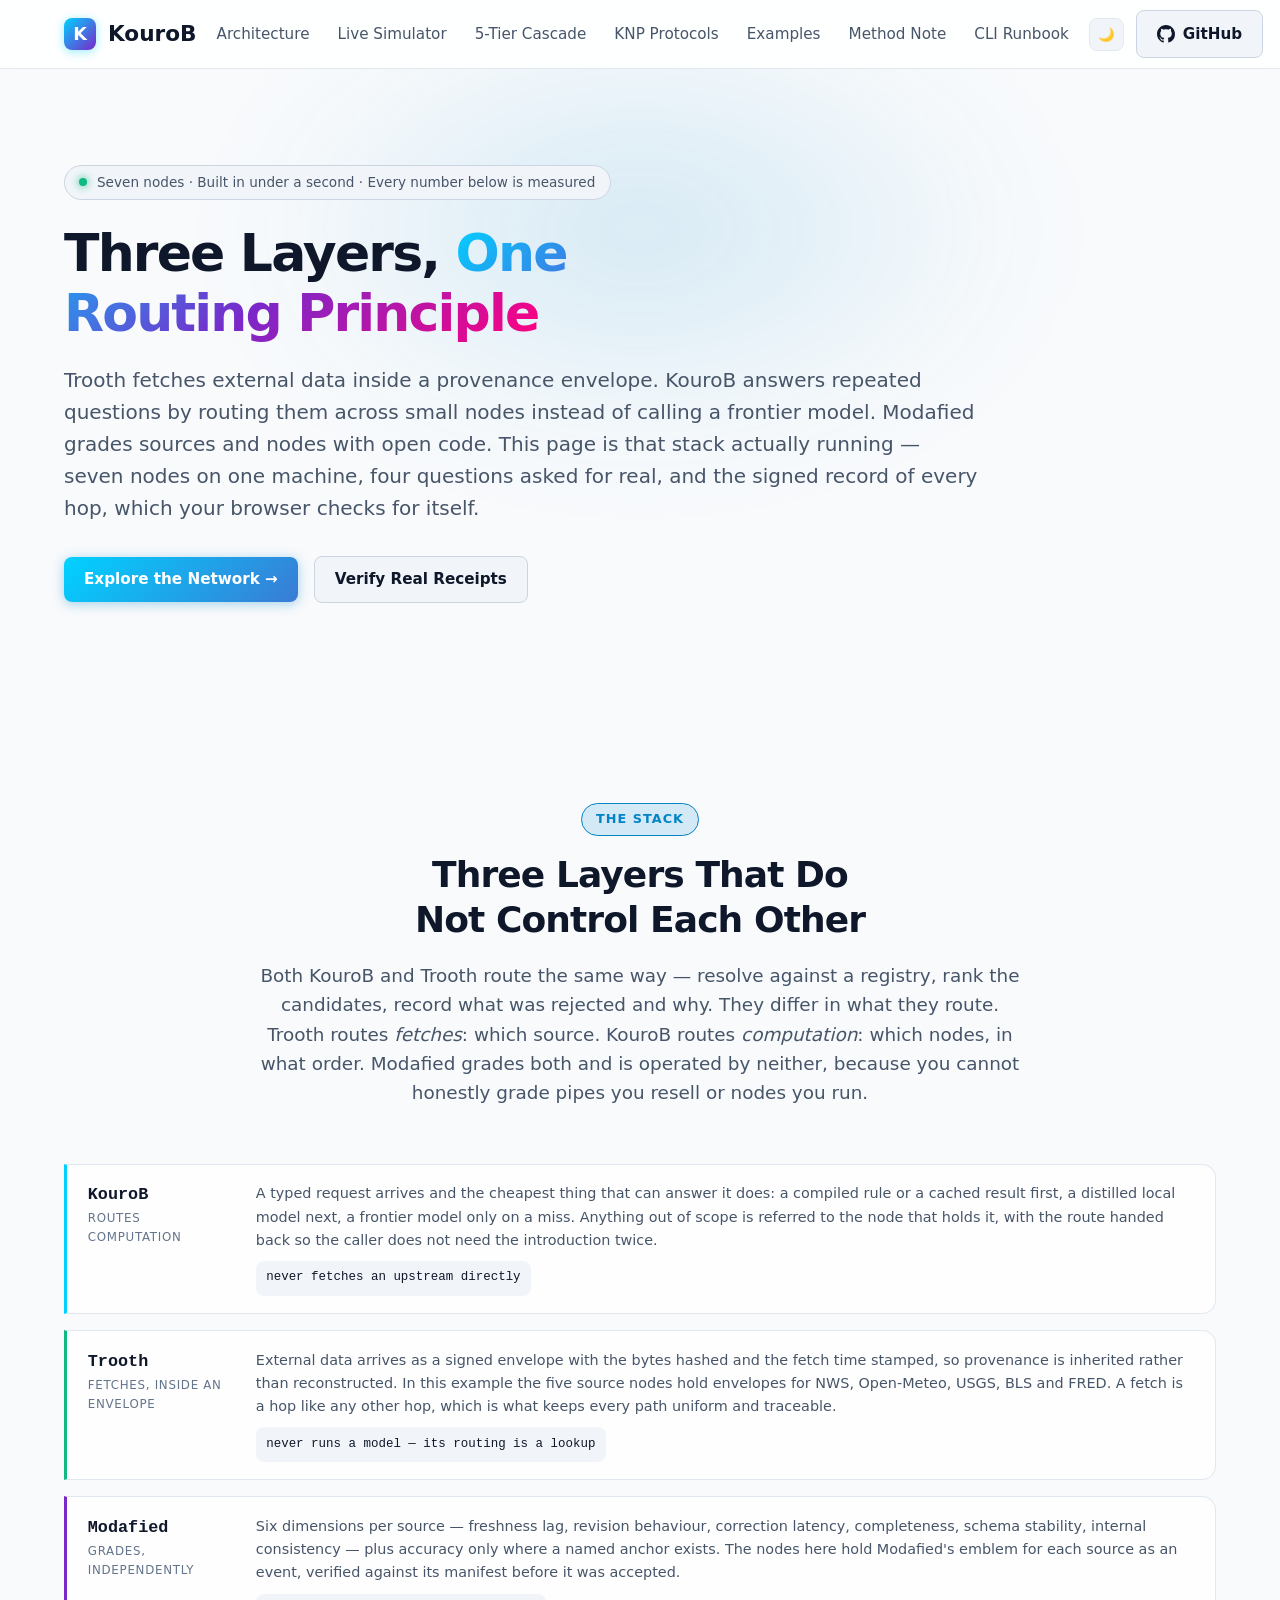
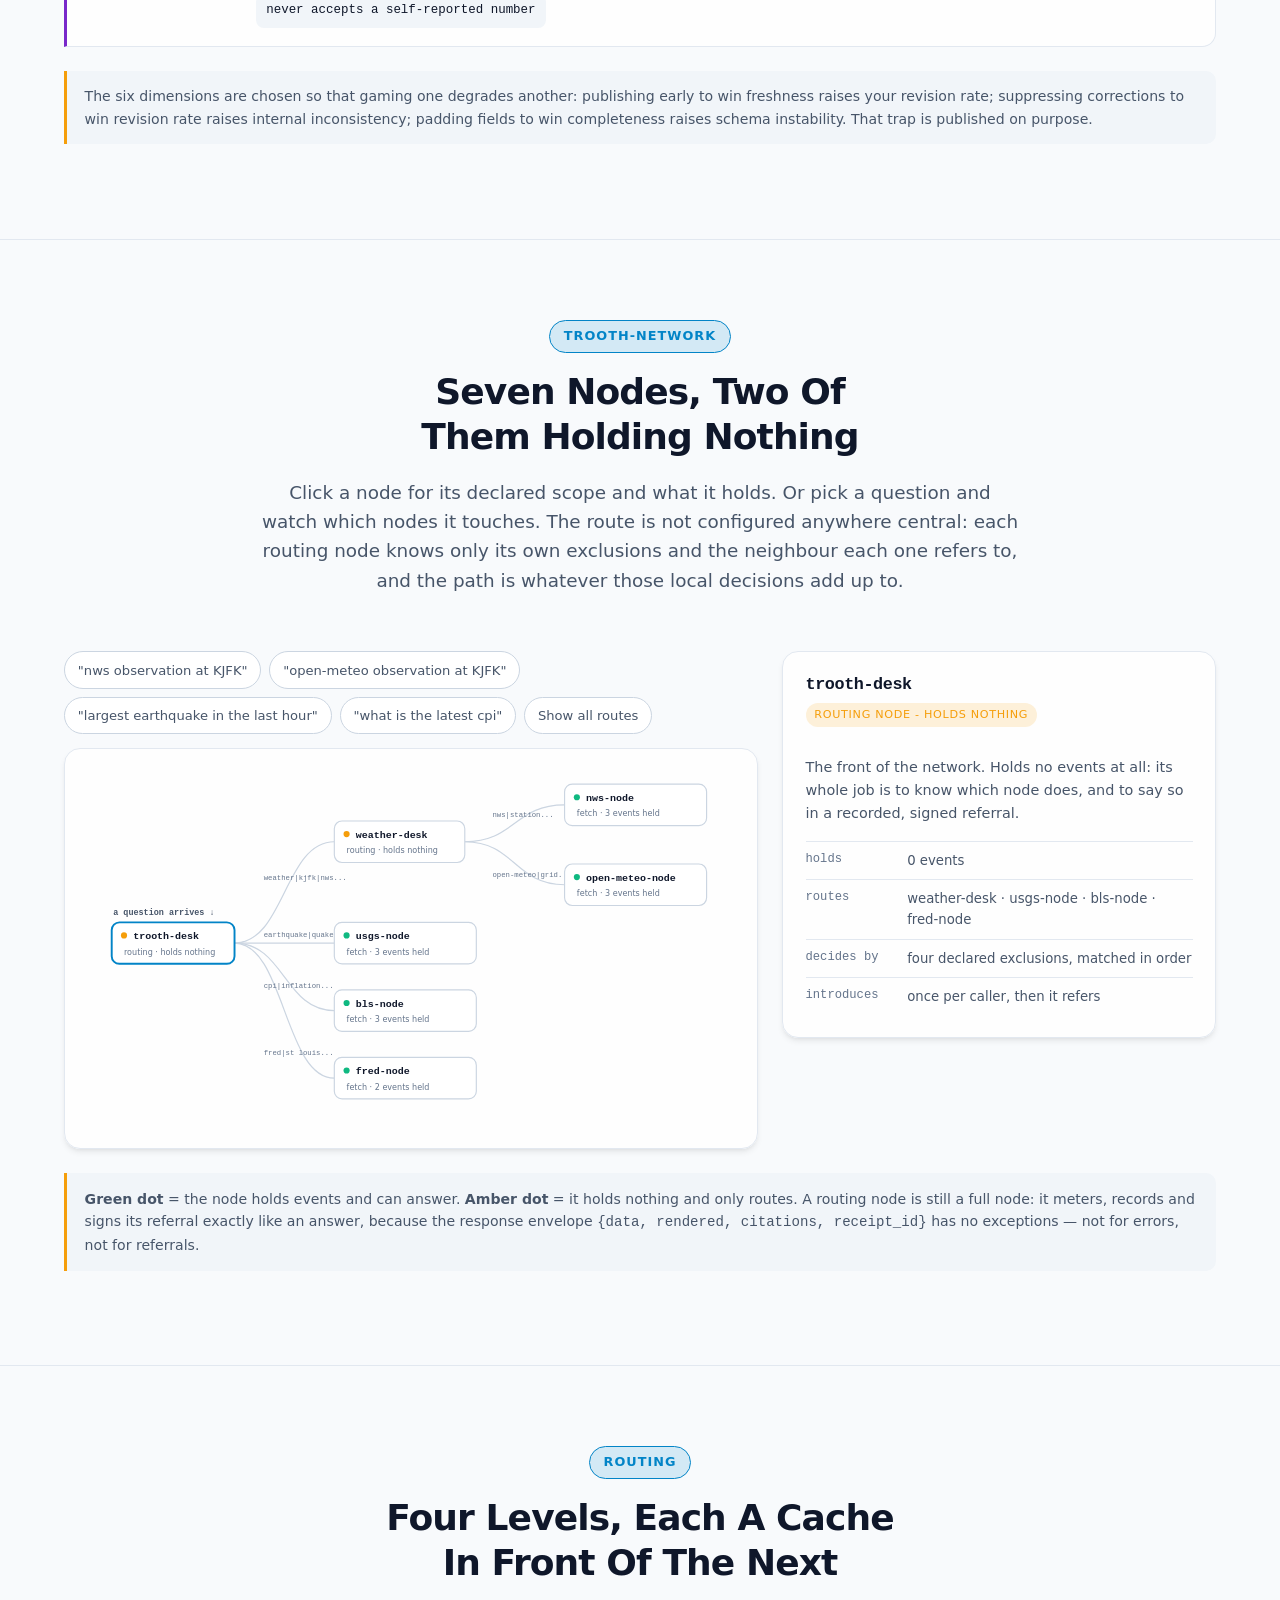
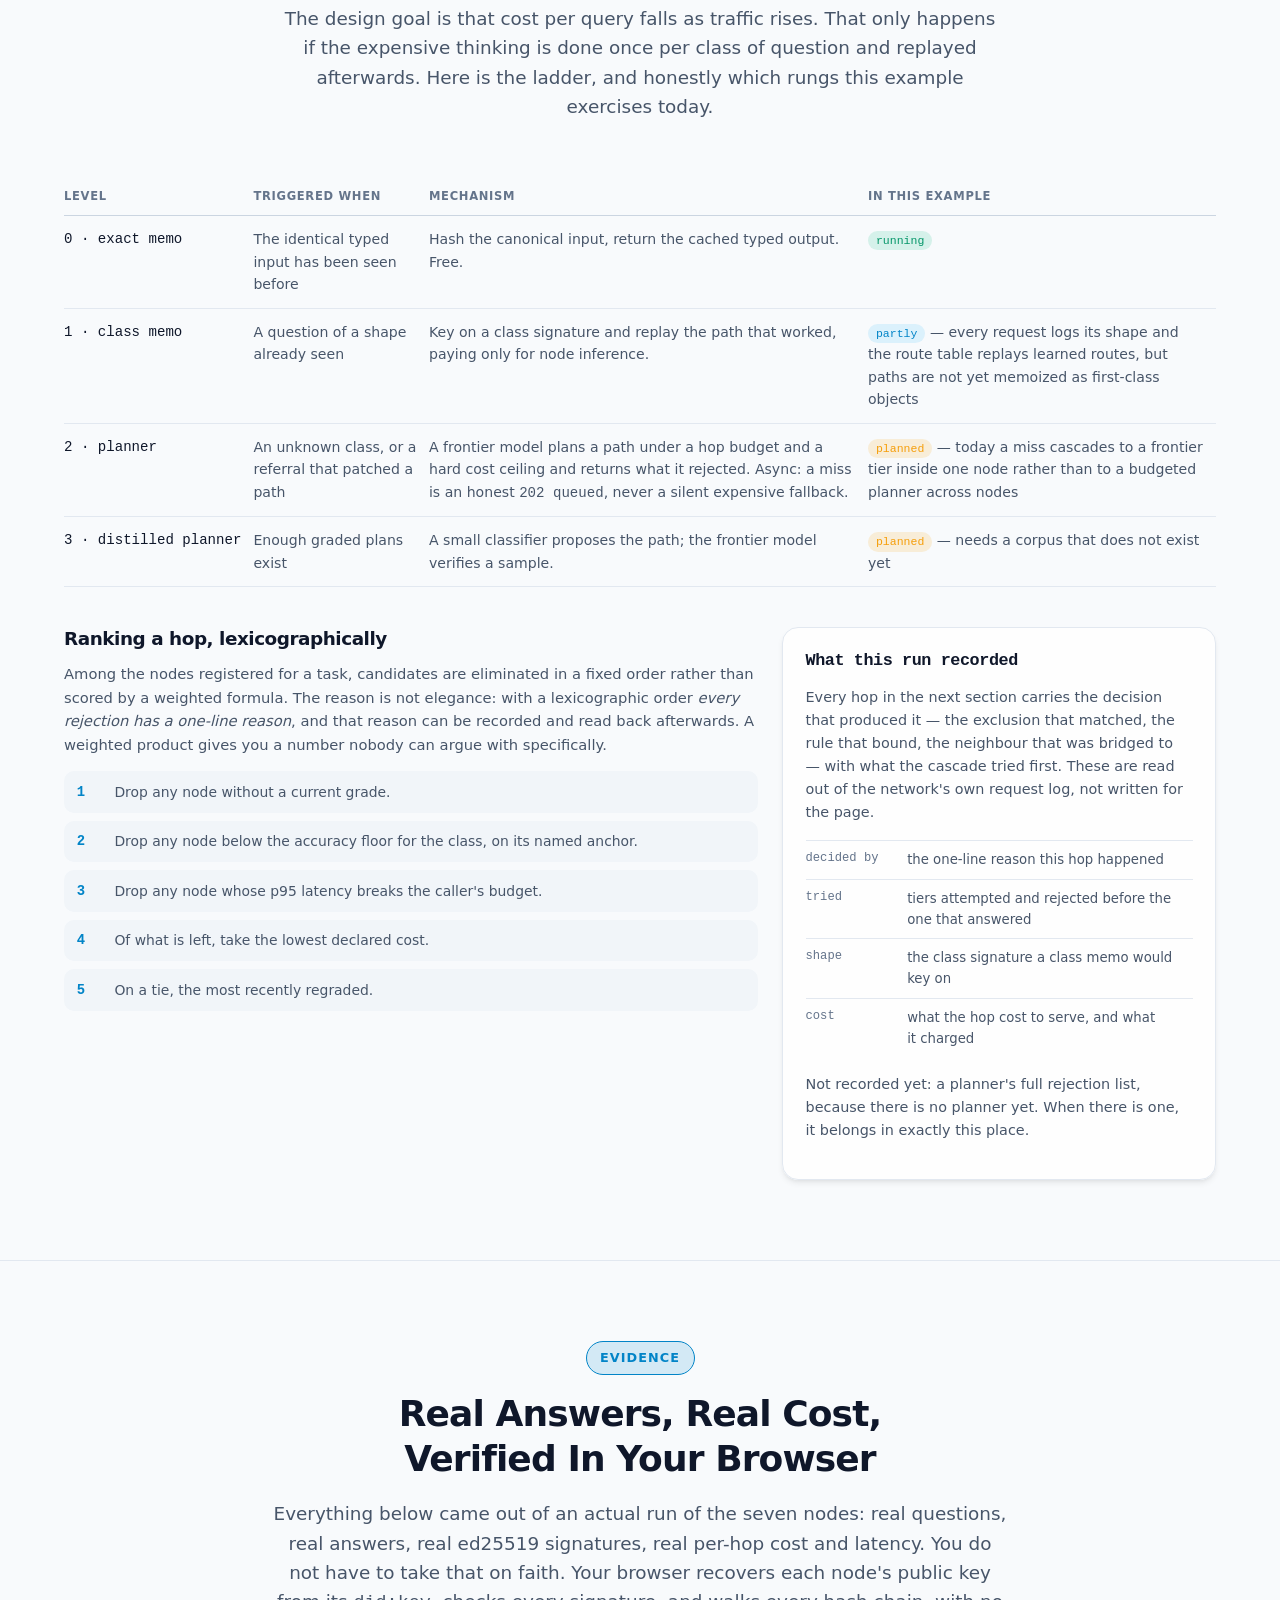
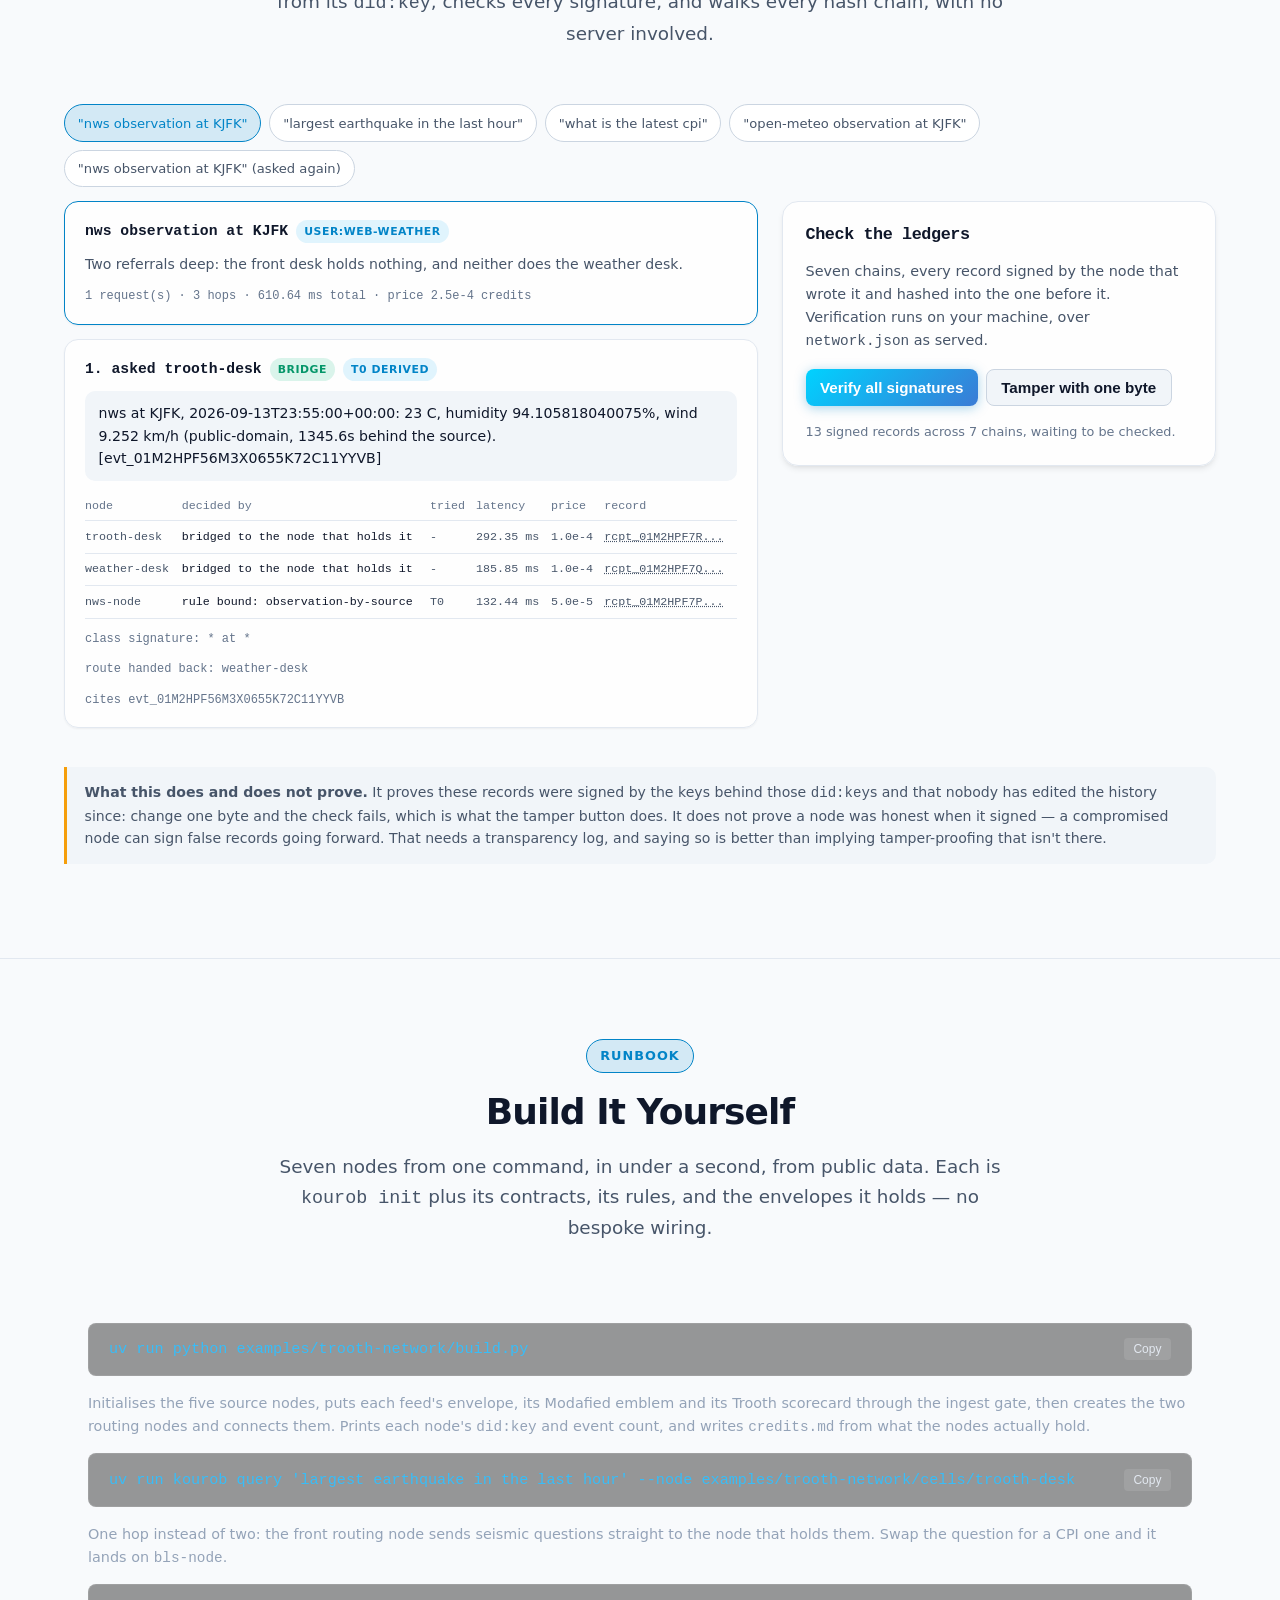
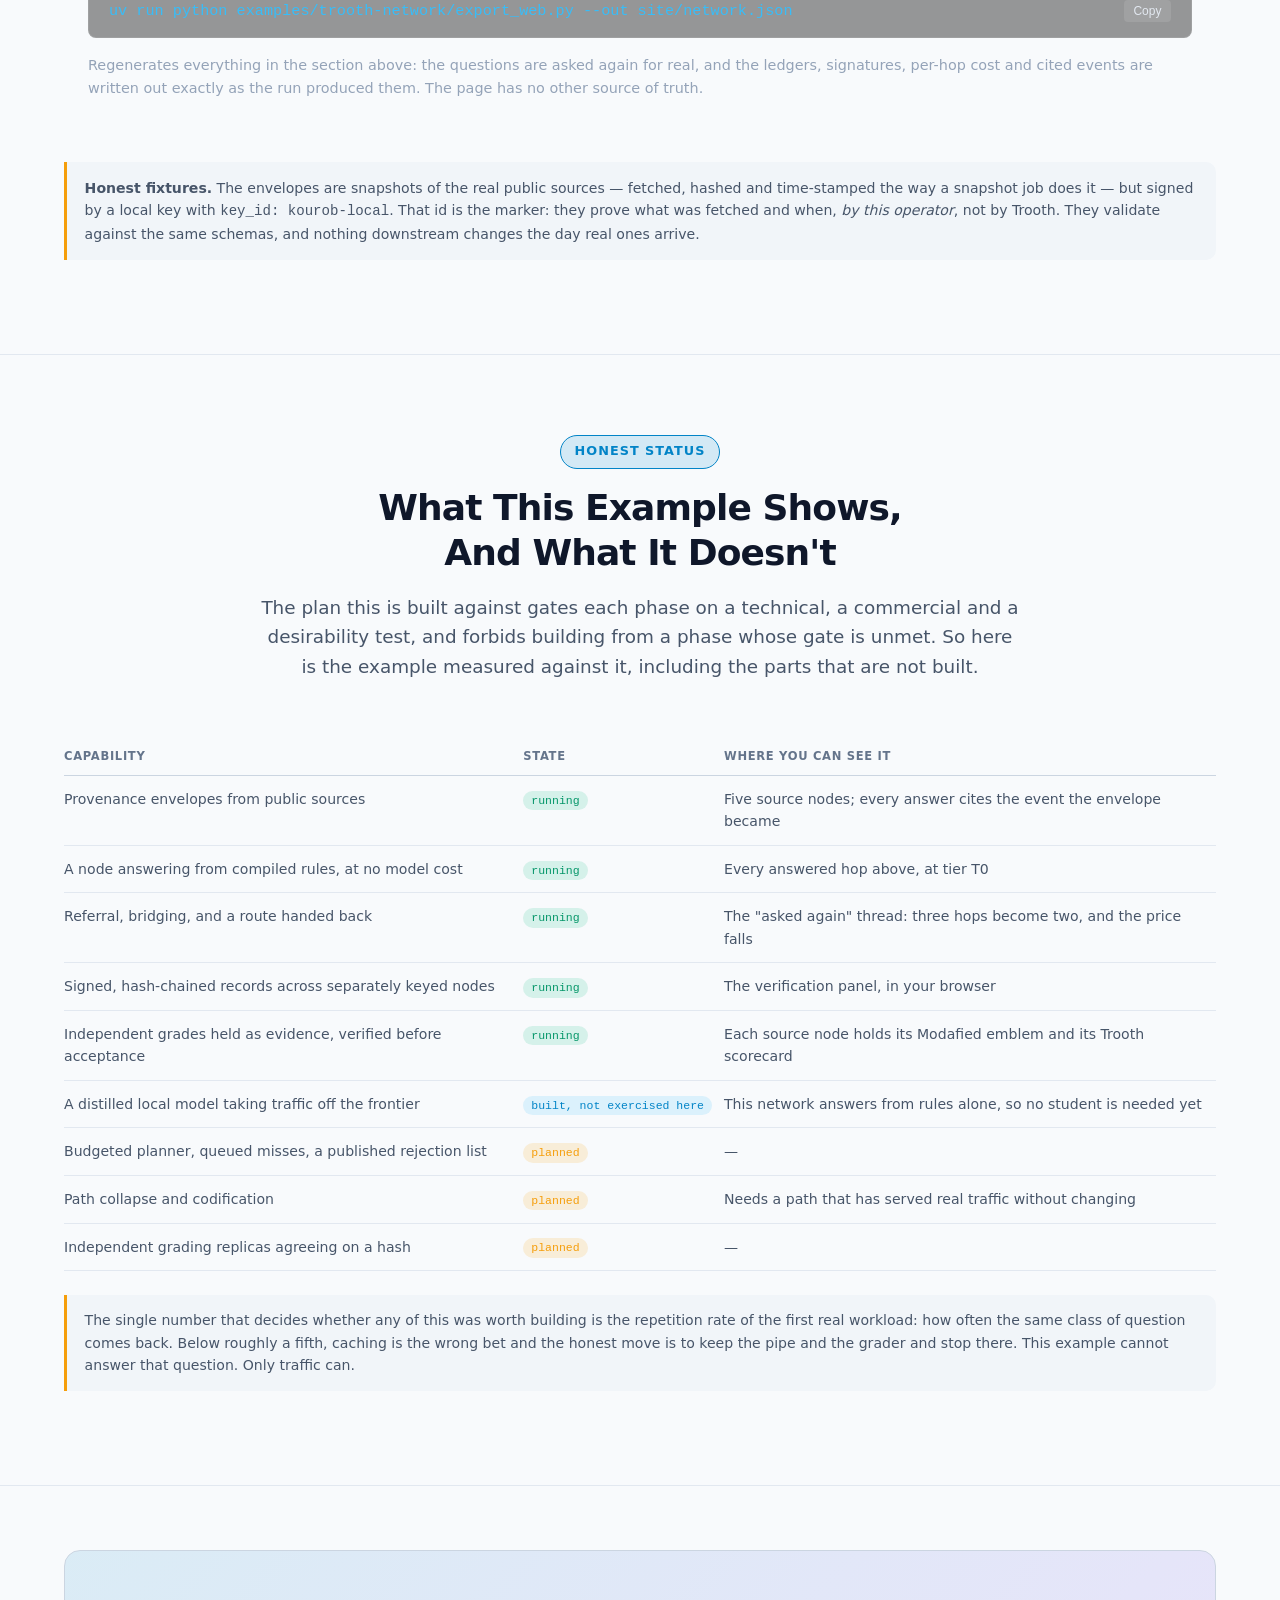
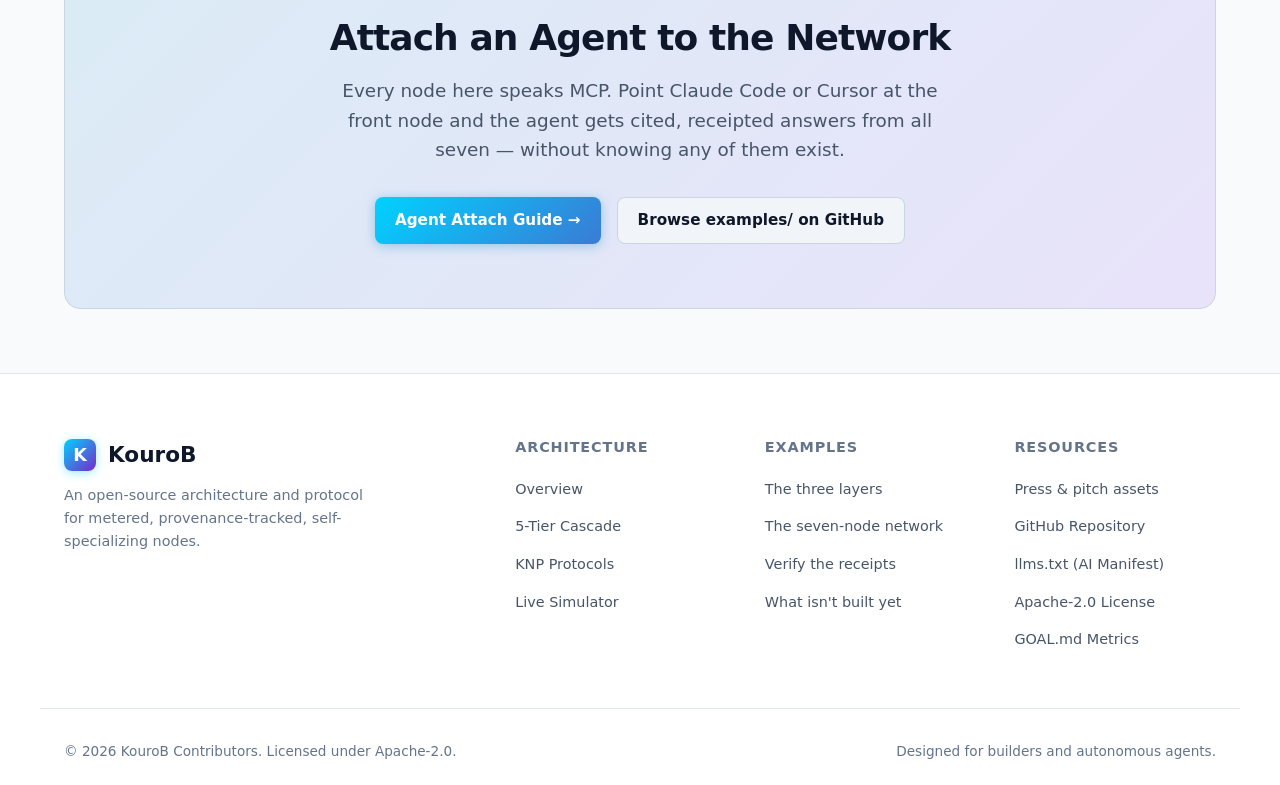
<file: site/examples.html>
<!DOCTYPE html>
<html lang="en">
<head>
  <meta charset="UTF-8">
  <meta name="viewport" content="width=device-width, initial-scale=1.0">
  <title>Examples — A Network of KouroB Nodes</title>
  <meta name="description" content="The three-layer stack running: Trooth fetches inside an envelope, KouroB routes computation across seven nodes, Modafied grades. Real receipts, real per-hop cost, verified in your browser.">
  <meta name="theme-color" content="#080c14">
  <link rel="stylesheet" href="styles.css">
  <link rel="icon" href="data:image/svg+xml,<svg xmlns='http://www.w3.org/2000/svg' viewBox='0 0 100 100'><rect width='100' height='100' rx='20' fill='%2300d2ff'/><text y='70' x='20' font-size='65' font-family='monospace' font-weight='bold' fill='white'>K</text></svg>">
  <style>
    /* ---- Page-scoped: the stack, the topology, the routing tables, verification ---- */
    .net-layout {
      display: grid;
      grid-template-columns: minmax(0, 1.6fr) minmax(0, 1fr);
      gap: 1.5rem;
      align-items: start;
    }
    @media (max-width: 980px) {
      .net-layout { grid-template-columns: 1fr; }
    }

    /* The three layers */
    .layer-stack { display: grid; gap: 1rem; }
    .layer {
      display: grid;
      grid-template-columns: 148px minmax(0, 1fr);
      gap: 1.25rem;
      align-items: start;
      background: var(--bg-card);
      border: 1px solid var(--border-subtle);
      border-left: 3px solid var(--border-strong);
      border-radius: 0 14px 14px 0;
      padding: 1.1rem 1.3rem;
    }
    @media (max-width: 720px) {
      .layer { grid-template-columns: 1fr; gap: 0.5rem; }
    }
    .layer-kourob { border-left-color: var(--brand-cyan); }
    .layer-trooth { border-left-color: var(--brand-emerald); }
    .layer-modafied { border-left-color: var(--brand-purple); }
    .layer-name { font-family: var(--font-mono); font-weight: 700; font-size: 1.05rem; }
    .layer-role { font-size: 0.74rem; color: var(--text-muted); text-transform: uppercase; letter-spacing: 0.06em; }
    .layer p { margin: 0 0 0.6rem; color: var(--text-secondary); font-size: 0.9rem; }
    .layer-rule {
      font-family: var(--font-mono);
      font-size: 0.78rem;
      color: var(--text-primary);
      background: var(--bg-surface-elevated);
      border-radius: 8px;
      padding: 0.45rem 0.65rem;
      display: inline-block;
    }

    .net-canvas {
      background: var(--bg-card);
      border: 1px solid var(--border-subtle);
      border-radius: 16px;
      padding: 1rem;
      box-shadow: var(--shadow-md);
      overflow-x: auto;
    }
    .net-canvas svg { width: 100%; min-width: 620px; height: auto; display: block; }

    .net-ask-row { display: flex; flex-wrap: wrap; gap: 0.5rem; margin-bottom: 0.9rem; }
    .net-ask {
      font: inherit;
      font-size: 0.82rem;
      cursor: pointer;
      padding: 0.45rem 0.8rem;
      border-radius: 999px;
      border: 1px solid var(--border-strong);
      background: var(--bg-surface);
      color: var(--text-secondary);
      transition: all 0.18s ease;
    }
    .net-ask:hover { border-color: var(--accent-color); color: var(--text-primary); }
    .net-ask.active { border-color: var(--accent-color); color: var(--accent-color); background: var(--accent-glow); }

    /* Node boxes in the SVG */
    .node-g { cursor: pointer; }
    .node-box {
      fill: var(--bg-surface);
      stroke: var(--border-strong);
      stroke-width: 1.5;
      rx: 10;
      transition: stroke 0.2s ease, fill 0.2s ease;
    }
    .node-g:hover .node-box { stroke: var(--accent-color); }
    .node-g.selected .node-box { stroke: var(--accent-color); stroke-width: 2.5; }
    .node-g.lit .node-box { stroke: var(--brand-emerald); stroke-width: 2.5; }
    .node-g.dim { opacity: 0.35; }
    .node-name { fill: var(--text-primary); font: 600 13px var(--font-mono); }
    .node-role { fill: var(--text-muted); font: 400 10.5px var(--font-sans); }
    .node-dot { fill: var(--brand-amber); }
    .node-g.holds .node-dot { fill: var(--brand-emerald); }

    .edge { fill: none; stroke: var(--border-strong); stroke-width: 1.6; transition: stroke 0.2s ease, stroke-width 0.2s ease; }
    .edge.lit { stroke: var(--brand-emerald); stroke-width: 3; }
    .edge.dim { opacity: 0.25; }
    .edge-label { fill: var(--text-muted); font: 400 9.5px var(--font-mono); }
    .ask-label { fill: var(--text-secondary); font: 600 11px var(--font-mono); }

    /* Detail panel */
    .net-detail {
      background: var(--bg-card);
      border: 1px solid var(--border-subtle);
      border-radius: 16px;
      padding: 1.4rem;
      box-shadow: var(--shadow-md);
    }
    .net-detail h3 { font-family: var(--font-mono); font-size: 1.05rem; margin-bottom: 0.25rem; }
    .net-detail .detail-kind {
      display: inline-block;
      font-size: 0.7rem;
      letter-spacing: 0.06em;
      text-transform: uppercase;
      padding: 0.2rem 0.55rem;
      border-radius: 999px;
      margin-bottom: 0.9rem;
    }
    .kind-holds { background: rgba(16, 185, 129, 0.15); color: var(--tier-t0); }
    .kind-desk { background: rgba(245, 158, 11, 0.15); color: var(--brand-amber); }
    .net-detail p { color: var(--text-secondary); font-size: 0.9rem; }
    .detail-rows { list-style: none; padding: 0; margin: 1rem 0 0; }
    .detail-rows li {
      display: grid;
      grid-template-columns: 92px minmax(0, 1fr);
      gap: 0.6rem;
      padding: 0.5rem 0;
      border-top: 1px solid var(--border-subtle);
      font-size: 0.83rem;
      color: var(--text-secondary);
    }
    .detail-rows .k { color: var(--text-muted); font-family: var(--font-mono); font-size: 0.76rem; }

    /* Routing levels and phase status */
    .level-table, .phase-table { width: 100%; border-collapse: collapse; font-size: 0.88rem; }
    .level-table th, .phase-table th {
      text-align: left;
      font-size: 0.72rem;
      text-transform: uppercase;
      letter-spacing: 0.06em;
      color: var(--text-muted);
      padding: 0.6rem 0.75rem 0.6rem 0;
      border-bottom: 1px solid var(--border-strong);
    }
    .level-table td, .phase-table td {
      padding: 0.75rem 0.75rem 0.75rem 0;
      border-bottom: 1px solid var(--border-subtle);
      color: var(--text-secondary);
      vertical-align: top;
    }
    .level-table td:first-child { font-family: var(--font-mono); color: var(--text-primary); white-space: nowrap; }
    .state {
      font-family: var(--font-mono);
      font-size: 0.72rem;
      padding: 0.2rem 0.5rem;
      border-radius: 999px;
      white-space: nowrap;
    }
    .state-live { background: rgba(16, 185, 129, 0.15); color: var(--tier-t0); }
    .state-partial { background: rgba(56, 189, 248, 0.15); color: var(--tier-t1); }
    .state-planned { background: rgba(245, 158, 11, 0.15); color: var(--brand-amber); }

    .rank-list { counter-reset: rank; list-style: none; padding: 0; margin: 0; display: grid; gap: 0.5rem; }
    .rank-list li {
      display: grid;
      grid-template-columns: 1.6rem minmax(0, 1fr);
      gap: 0.75rem;
      align-items: start;
      background: var(--bg-surface-elevated);
      border-radius: 10px;
      padding: 0.6rem 0.8rem;
      font-size: 0.87rem;
      color: var(--text-secondary);
    }
    .rank-list li::before {
      counter-increment: rank;
      content: counter(rank);
      font-family: var(--font-mono);
      font-weight: 700;
      color: var(--accent-color);
    }

    /* Threads, hops, verification */
    .step-card {
      background: var(--bg-card);
      border: 1px solid var(--border-subtle);
      border-radius: 14px;
      padding: 1.1rem 1.25rem;
      margin-bottom: 0.9rem;
      box-shadow: var(--shadow-sm);
    }
    .step-head { display: flex; flex-wrap: wrap; align-items: center; gap: 0.5rem; margin-bottom: 0.6rem; }
    .step-node { font-family: var(--font-mono); font-weight: 600; font-size: 0.92rem; }
    .pill {
      font-size: 0.68rem;
      letter-spacing: 0.05em;
      text-transform: uppercase;
      padding: 0.18rem 0.5rem;
      border-radius: 999px;
      font-weight: 700;
    }
    .pill-bridge { background: rgba(16, 185, 129, 0.15); color: var(--tier-t0); }
    .pill-referral { background: rgba(245, 158, 11, 0.15); color: var(--brand-amber); }
    .pill-reject { background: rgba(244, 63, 94, 0.15); color: var(--brand-rose); }
    .pill-tier { background: rgba(56, 189, 248, 0.15); color: var(--tier-t1); }
    .step-answer {
      font-size: 0.88rem;
      color: var(--text-primary);
      background: var(--bg-surface-elevated);
      border-radius: 10px;
      padding: 0.7rem 0.85rem;
      margin: 0 0 0.7rem;
      white-space: pre-wrap;
      word-break: break-word;
    }
    .hop-table { width: 100%; border-collapse: collapse; font-family: var(--font-mono); font-size: 0.73rem; }
    .hop-table th {
      text-align: left;
      color: var(--text-muted);
      font-weight: 500;
      padding: 0.3rem 0.6rem 0.3rem 0;
      border-bottom: 1px solid var(--border-subtle);
    }
    .hop-table td {
      padding: 0.4rem 0.6rem 0.4rem 0;
      border-bottom: 1px solid var(--border-subtle);
      color: var(--text-secondary);
      vertical-align: top;
    }
    .hop-table td.why { color: var(--text-primary); word-break: break-word; }
    .hop-table .rcpt { cursor: pointer; text-decoration: underline dotted; }
    .step-totals {
      margin-top: 0.7rem;
      font-family: var(--font-mono);
      font-size: 0.75rem;
      color: var(--text-muted);
    }
    .signed-dump {
      margin-top: 0.7rem;
      background: var(--bg-code);
      color: var(--text-code);
      border-radius: 10px;
      padding: 0.75rem 0.85rem;
      font-family: var(--font-mono);
      font-size: 0.72rem;
      line-height: 1.5;
      overflow-x: auto;
      white-space: pre-wrap;
      word-break: break-all;
    }
    .verify-out { margin-top: 1rem; font-family: var(--font-mono); font-size: 0.76rem; display: grid; gap: 0.35rem; }
    .verify-row { display: flex; justify-content: space-between; gap: 0.6rem; padding: 0.35rem 0; border-top: 1px solid var(--border-subtle); }
    .verify-ok { color: var(--tier-t0); }
    .verify-bad { color: var(--brand-rose); }
    .verify-note { color: var(--text-muted); font-family: var(--font-sans); font-size: 0.8rem; }

    .note {
      border-left: 3px solid var(--brand-amber);
      background: var(--bg-surface-elevated);
      padding: 0.9rem 1.1rem;
      border-radius: 0 10px 10px 0;
      color: var(--text-secondary);
      font-size: 0.88rem;
    }
    .scroll-x { overflow-x: auto; }
  </style>
</head>
<body>

  <!-- Navigation -->
  <header class="site-nav">
    <div class="container nav-inner">
      <a href="index.html" class="brand">
        <span class="brand-icon">K</span>
        <span>KouroB</span>
      </a>

      <nav>
        <ul class="nav-links">
          <li><a href="index.html#overview">Architecture</a></li>
          <li><a href="index.html#simulator">Live Simulator</a></li>
          <li><a href="index.html#tiers">5-Tier Cascade</a></li>
          <li><a href="index.html#protocols">KNP Protocols</a></li>
          <li><a href="examples.html" aria-current="page">Examples</a></li>
          <li><a href="maude.html">Method Note</a></li>
          <li><a href="index.html#cli">CLI Runbook</a></li>
        </ul>
      </nav>

      <div class="nav-actions">
        <button id="theme-toggle" class="btn-icon" aria-label="Toggle theme" title="Toggle theme">🌙</button>
        <a href="https://github.com/alexchouck-hash/kourob/tree/main/examples" class="btn btn-secondary" target="_blank" rel="noopener">
          <svg width="18" height="18" viewBox="0 0 24 24" fill="currentColor"><path d="M12 0C5.37 0 0 5.37 0 12c0 5.31 3.435 9.795 8.205 11.385.6.105.825-.255.825-.57 0-.285-.015-1.23-.015-2.235-3.015.555-3.795-.735-4.035-1.41-.135-.345-.72-1.41-1.23-1.695-.42-.225-1.02-.78-.015-.795.945-.015 1.62.87 1.845 1.23 1.08 1.815 2.805 1.305 3.495.99.105-.78.42-1.305.765-1.605-2.67-.3-5.46-1.335-5.46-5.925 0-1.305.465-2.385 1.23-3.225-.12-.3-.54-1.53.12-3.18 0 0 1.005-.315 3.3 1.23.96-.27 1.98-.405 3-.405s2.04.135 3 .405c2.295-1.56 3.3-1.23 3.3-1.23.66 1.65.24 2.88.12 3.18.765.84 1.23 1.905 1.23 3.225 0 4.605-2.805 5.625-5.475 5.925.435.375.81 1.095.81 2.22 0 1.605-.015 2.895-.015 3.3 0 .315.225.69.825.57A12.02 12.02 0 0024 12c0-6.63-5.37-12-12-12z"/></svg>
          GitHub
        </a>
      </div>
    </div>
  </header>

  <!-- Hero -->
  <section class="hero">
    <div class="hero-glow"></div>
    <div class="container">
      <div class="hero-badge">
        <span class="status-dot"></span>
        <span>Seven nodes &middot; Built in under a second &middot; Every number below is measured</span>
      </div>
      <h1 class="hero-title" style="max-width: 24ch;">
        Three Layers, <span class="gradient-text">One Routing Principle</span>
      </h1>
      <p class="hero-subtitle" style="max-width: 72ch;">
        Trooth fetches external data inside a provenance envelope. KouroB answers repeated
        questions by routing them across small nodes instead of calling a frontier model.
        Modafied grades sources and nodes with open code. This page is that stack actually
        running &mdash; seven nodes on one machine, four questions asked for real, and the signed
        record of every hop, which your browser checks for itself.
      </p>
      <div class="hero-ctas">
        <a href="#network" class="btn btn-primary">Explore the Network &rarr;</a>
        <a href="#verify" class="btn btn-secondary">Verify Real Receipts</a>
      </div>
    </div>
  </section>

  <!-- The three layers -->
  <section class="section" id="stack">
    <div class="container">
      <div class="section-header">
        <span class="section-tag">The Stack</span>
        <h2 class="section-title">Three Layers That Do Not Control Each Other</h2>
        <p class="section-desc">
          Both KouroB and Trooth route the same way &mdash; resolve against a registry, rank the
          candidates, record what was rejected and why. They differ in what they route. Trooth
          routes <em>fetches</em>: which source. KouroB routes <em>computation</em>: which nodes,
          in what order. Modafied grades both and is operated by neither, because you cannot
          honestly grade pipes you resell or nodes you run.
        </p>
      </div>

      <div class="layer-stack">
        <div class="layer layer-kourob">
          <div>
            <div class="layer-name">KouroB</div>
            <div class="layer-role">routes computation</div>
          </div>
          <div>
            <p>
              A typed request arrives and the cheapest thing that can answer it does: a compiled
              rule or a cached result first, a distilled local model next, a frontier model only on
              a miss. Anything out of scope is referred to the node that holds it, with the route
              handed back so the caller does not need the introduction twice.
            </p>
            <span class="layer-rule">never fetches an upstream directly</span>
          </div>
        </div>

        <div class="layer layer-trooth">
          <div>
            <div class="layer-name">Trooth</div>
            <div class="layer-role">fetches, inside an envelope</div>
          </div>
          <div>
            <p>
              External data arrives as a signed envelope with the bytes hashed and the fetch time
              stamped, so provenance is inherited rather than reconstructed. In this example the
              five source nodes hold envelopes for NWS, Open-Meteo, USGS, BLS and FRED. A fetch is
              a hop like any other hop, which is what keeps every path uniform and traceable.
            </p>
            <span class="layer-rule">never runs a model &mdash; its routing is a lookup</span>
          </div>
        </div>

        <div class="layer layer-modafied">
          <div>
            <div class="layer-name">Modafied</div>
            <div class="layer-role">grades, independently</div>
          </div>
          <div>
            <p>
              Six dimensions per source &mdash; freshness lag, revision behaviour, correction
              latency, completeness, schema stability, internal consistency &mdash; plus accuracy
              only where a named anchor exists. The nodes here hold Modafied's emblem for each
              source as an event, verified against its manifest before it was accepted.
            </p>
            <span class="layer-rule">never accepts a self-reported number</span>
          </div>
        </div>
      </div>

      <p class="note" style="margin-top: 1.5rem;">
        The six dimensions are chosen so that gaming one degrades another: publishing early to win
        freshness raises your revision rate; suppressing corrections to win revision rate raises
        internal inconsistency; padding fields to win completeness raises schema instability. That
        trap is published on purpose.
      </p>
    </div>
  </section>

  <!-- The network -->
  <section class="section" id="network">
    <div class="container">
      <div class="section-header">
        <span class="section-tag">trooth-network</span>
        <h2 class="section-title">Seven Nodes, Two Of Them Holding Nothing</h2>
        <p class="section-desc">
          Click a node for its declared scope and what it holds. Or pick a question and watch which
          nodes it touches. The route is not configured anywhere central: each routing node knows
          only its own exclusions and the neighbour each one refers to, and the path is whatever
          those local decisions add up to.
        </p>
      </div>

      <div class="net-layout">
        <div>
          <div class="net-ask-row" role="group" aria-label="Example questions">
            <button class="net-ask" data-ask="weather">"nws observation at KJFK"</button>
            <button class="net-ask" data-ask="model">"open-meteo observation at KJFK"</button>
            <button class="net-ask" data-ask="quake">"largest earthquake in the last hour"</button>
            <button class="net-ask" data-ask="cpi">"what is the latest cpi"</button>
            <button class="net-ask" data-ask="reset">Show all routes</button>
          </div>

          <div class="net-canvas">
            <svg viewBox="0 0 860 478" role="img" aria-label="Topology of the seven-node trooth-network: a front routing node refers to a weather routing node and to three source nodes; the weather routing node refers to two more source nodes.">
              <path class="edge" data-edge="front-weather" d="M200 232 C 265 232, 265 100, 330 100"/>
              <path class="edge" data-edge="front-usgs"    d="M200 232 C 265 232, 265 232, 330 232"/>
              <path class="edge" data-edge="front-bls"     d="M200 232 C 265 232, 265 320, 330 320"/>
              <path class="edge" data-edge="front-fred"    d="M200 232 C 265 232, 265 408, 330 408"/>
              <path class="edge" data-edge="weather-nws"        d="M500 100 C 565 100, 565 52, 630 52"/>
              <path class="edge" data-edge="weather-openmeteo"  d="M500 100 C 565 100, 565 156, 630 156"/>

              <text class="edge-label" x="238" y="150">weather|kjfk|nws...</text>
              <text class="edge-label" x="238" y="224">earthquake|quake...</text>
              <text class="edge-label" x="238" y="290">cpi|inflation...</text>
              <text class="edge-label" x="238" y="378">fred|st louis...</text>
              <text class="edge-label" x="536" y="68">nws|station...</text>
              <text class="edge-label" x="536" y="146">open-meteo|grid...</text>

              <text class="ask-label" x="42" y="196">a question arrives &darr;</text>

              <g class="node-g selected" data-node="trooth-desk" tabindex="0" role="button" aria-label="trooth-desk">
                <rect class="node-box" x="40" y="205" width="160" height="54"/>
                <circle class="node-dot" cx="56" cy="222" r="4"/>
                <text class="node-name" x="68" y="227">trooth-desk</text>
                <text class="node-role" x="56" y="247">routing &middot; holds nothing</text>
              </g>

              <g class="node-g" data-node="weather-desk" tabindex="0" role="button" aria-label="weather-desk">
                <rect class="node-box" x="330" y="73" width="170" height="54"/>
                <circle class="node-dot" cx="346" cy="90" r="4"/>
                <text class="node-name" x="358" y="95">weather-desk</text>
                <text class="node-role" x="346" y="115">routing &middot; holds nothing</text>
              </g>

              <g class="node-g holds" data-node="nws-node" tabindex="0" role="button" aria-label="nws-node">
                <rect class="node-box" x="630" y="25" width="185" height="54"/>
                <circle class="node-dot" cx="646" cy="42" r="4"/>
                <text class="node-name" x="658" y="47">nws-node</text>
                <text class="node-role" x="646" y="67">fetch &middot; 3 events held</text>
              </g>

              <g class="node-g holds" data-node="open-meteo-node" tabindex="0" role="button" aria-label="open-meteo-node">
                <rect class="node-box" x="630" y="129" width="185" height="54"/>
                <circle class="node-dot" cx="646" cy="146" r="4"/>
                <text class="node-name" x="658" y="151">open-meteo-node</text>
                <text class="node-role" x="646" y="171">fetch &middot; 3 events held</text>
              </g>

              <g class="node-g holds" data-node="usgs-node" tabindex="0" role="button" aria-label="usgs-node">
                <rect class="node-box" x="330" y="205" width="185" height="54"/>
                <circle class="node-dot" cx="346" cy="222" r="4"/>
                <text class="node-name" x="358" y="227">usgs-node</text>
                <text class="node-role" x="346" y="247">fetch &middot; 3 events held</text>
              </g>

              <g class="node-g holds" data-node="bls-node" tabindex="0" role="button" aria-label="bls-node">
                <rect class="node-box" x="330" y="293" width="185" height="54"/>
                <circle class="node-dot" cx="346" cy="310" r="4"/>
                <text class="node-name" x="358" y="315">bls-node</text>
                <text class="node-role" x="346" y="335">fetch &middot; 3 events held</text>
              </g>

              <g class="node-g holds" data-node="fred-node" tabindex="0" role="button" aria-label="fred-node">
                <rect class="node-box" x="330" y="381" width="185" height="54"/>
                <circle class="node-dot" cx="346" cy="398" r="4"/>
                <text class="node-name" x="358" y="403">fred-node</text>
                <text class="node-role" x="346" y="423">fetch &middot; 2 events held</text>
              </g>
            </svg>
          </div>
        </div>

        <aside class="net-detail" id="net-detail" aria-live="polite"></aside>
      </div>

      <p class="note" style="margin-top: 1.5rem;">
        <strong>Green dot</strong> = the node holds events and can answer. <strong>Amber dot</strong>
        = it holds nothing and only routes. A routing node is still a full node: it meters, records
        and signs its referral exactly like an answer, because the response envelope
        <code>{data, rendered, citations, receipt_id}</code> has no exceptions &mdash; not for
        errors, not for referrals.
      </p>
    </div>
  </section>

  <!-- Routing -->
  <section class="section" id="routing">
    <div class="container">
      <div class="section-header">
        <span class="section-tag">Routing</span>
        <h2 class="section-title">Four Levels, Each A Cache In Front Of The Next</h2>
        <p class="section-desc">
          The design goal is that cost per query falls as traffic rises. That only happens if the
          expensive thinking is done once per class of question and replayed afterwards. Here is the
          ladder, and honestly which rungs this example exercises today.
        </p>
      </div>

      <div class="scroll-x">
        <table class="level-table">
          <thead>
            <tr><th>Level</th><th>Triggered when</th><th>Mechanism</th><th>In this example</th></tr>
          </thead>
          <tbody>
            <tr>
              <td>0 &middot; exact memo</td>
              <td>The identical typed input has been seen before</td>
              <td>Hash the canonical input, return the cached typed output. Free.</td>
              <td><span class="state state-live">running</span></td>
            </tr>
            <tr>
              <td>1 &middot; class memo</td>
              <td>A question of a shape already seen</td>
              <td>Key on a class signature and replay the path that worked, paying only for node inference.</td>
              <td><span class="state state-partial">partly</span> &mdash; every request logs its shape and the route table replays learned routes, but paths are not yet memoized as first-class objects</td>
            </tr>
            <tr>
              <td>2 &middot; planner</td>
              <td>An unknown class, or a referral that patched a path</td>
              <td>A frontier model plans a path under a hop budget and a hard cost ceiling and returns what it rejected. Async: a miss is an honest <code>202 queued</code>, never a silent expensive fallback.</td>
              <td><span class="state state-planned">planned</span> &mdash; today a miss cascades to a frontier tier inside one node rather than to a budgeted planner across nodes</td>
            </tr>
            <tr>
              <td>3 &middot; distilled planner</td>
              <td>Enough graded plans exist</td>
              <td>A small classifier proposes the path; the frontier model verifies a sample.</td>
              <td><span class="state state-planned">planned</span> &mdash; needs a corpus that does not exist yet</td>
            </tr>
          </tbody>
        </table>
      </div>

      <div class="net-layout" style="margin-top: 2.5rem;">
        <div>
          <h3 style="font-size:1.15rem; margin-bottom:0.75rem;">Ranking a hop, lexicographically</h3>
          <p style="color: var(--text-secondary); font-size:0.92rem; margin-top:0;">
            Among the nodes registered for a task, candidates are eliminated in a fixed order rather
            than scored by a weighted formula. The reason is not elegance: with a lexicographic
            order <em>every rejection has a one-line reason</em>, and that reason can be recorded and
            read back afterwards. A weighted product gives you a number nobody can argue with
            specifically.
          </p>
          <ol class="rank-list">
            <li>Drop any node without a current grade.</li>
            <li>Drop any node below the accuracy floor for the class, on its named anchor.</li>
            <li>Drop any node whose p95 latency breaks the caller's budget.</li>
            <li>Of what is left, take the lowest declared cost.</li>
            <li>On a tie, the most recently regraded.</li>
          </ol>
        </div>

        <aside class="net-detail">
          <h3>What this run recorded</h3>
          <p>
            Every hop in the next section carries the decision that produced it &mdash; the
            exclusion that matched, the rule that bound, the neighbour that was bridged to &mdash;
            with what the cascade tried first. These are read out of the network's own request log,
            not written for the page.
          </p>
          <ul class="detail-rows">
            <li><span class="k">decided by</span><span>the one-line reason this hop happened</span></li>
            <li><span class="k">tried</span><span>tiers attempted and rejected before the one that answered</span></li>
            <li><span class="k">shape</span><span>the class signature a class memo would key on</span></li>
            <li><span class="k">cost</span><span>what the hop cost to serve, and what it charged</span></li>
          </ul>
          <p style="margin-top:1rem;">
            Not recorded yet: a planner's full rejection list, because there is no planner yet. When
            there is one, it belongs in exactly this place.
          </p>
        </aside>
      </div>
    </div>
  </section>

  <!-- Verify it yourself -->
  <section class="section" id="verify">
    <div class="container">
      <div class="section-header">
        <span class="section-tag">Evidence</span>
        <h2 class="section-title">Real Answers, Real Cost, Verified In Your Browser</h2>
        <p class="section-desc">
          Everything below came out of an actual run of the seven nodes: real questions, real
          answers, real ed25519 signatures, real per-hop cost and latency. You do not have to take
          that on faith. Your browser recovers each node's public key from its <code>did:key</code>,
          checks every signature, and walks every hash chain, with no server involved.
        </p>
      </div>

      <div class="net-ask-row" id="thread-picker" role="group" aria-label="Questions that were asked"></div>

      <div class="net-layout">
        <div id="thread-steps"></div>

        <aside class="net-detail">
          <h3>Check the ledgers</h3>
          <p>
            Seven chains, every record signed by the node that wrote it and hashed into the one
            before it. Verification runs on your machine, over <code>network.json</code> as served.
          </p>
          <div style="display:flex; gap:0.5rem; flex-wrap:wrap; margin:1rem 0 0;">
            <button id="verify-run" class="btn btn-primary" style="padding:0.55rem 0.9rem;">Verify all signatures</button>
            <button id="verify-tamper" class="btn btn-secondary" style="padding:0.55rem 0.9rem;">Tamper with one byte</button>
          </div>
          <div id="verify-out" class="verify-out" aria-live="polite"></div>
        </aside>
      </div>

      <p class="note" style="margin-top:1.5rem;">
        <strong>What this does and does not prove.</strong> It proves these records were signed by
        the keys behind those <code>did:key</code>s and that nobody has edited the history since:
        change one byte and the check fails, which is what the tamper button does. It does not prove
        a node was honest when it signed &mdash; a compromised node can sign false records going
        forward. That needs a transparency log, and saying so is better than implying
        tamper-proofing that isn't there.
      </p>
    </div>
  </section>

  <!-- Build it -->
  <section class="section" id="build">
    <div class="container">
      <div class="section-header">
        <span class="section-tag">Runbook</span>
        <h2 class="section-title">Build It Yourself</h2>
        <p class="section-desc">
          Seven nodes from one command, in under a second, from public data. Each is
          <code>kourob init</code> plus its contracts, its rules, and the envelopes it holds &mdash;
          no bespoke wiring.
        </p>
      </div>

      <div class="cli-tab-content active" style="display:block;">
        <div class="cli-command-block">
          <code>uv run python examples/trooth-network/build.py</code>
          <button class="btn-copy">Copy</button>
        </div>
        <p class="cli-explanation">
          Initialises the five source nodes, puts each feed's envelope, its Modafied emblem and its
          Trooth scorecard through the ingest gate, then creates the two routing nodes and connects
          them. Prints each node's <code>did:key</code> and event count, and writes
          <code>credits.md</code> from what the nodes actually hold.
        </p>

        <div class="cli-command-block">
          <code>uv run kourob query 'largest earthquake in the last hour' --node examples/trooth-network/cells/trooth-desk</code>
          <button class="btn-copy">Copy</button>
        </div>
        <p class="cli-explanation">
          One hop instead of two: the front routing node sends seismic questions straight to the node
          that holds them. Swap the question for a CPI one and it lands on <code>bls-node</code>.
        </p>

        <div class="cli-command-block">
          <code>uv run python examples/trooth-network/export_web.py --out site/network.json</code>
          <button class="btn-copy">Copy</button>
        </div>
        <p class="cli-explanation">
          Regenerates everything in the section above: the questions are asked again for real, and
          the ledgers, signatures, per-hop cost and cited events are written out exactly as the run
          produced them. The page has no other source of truth.
        </p>
      </div>

      <p class="note" style="margin-top: 1.5rem;">
        <strong>Honest fixtures.</strong> The envelopes are snapshots of the real public sources
        &mdash; fetched, hashed and time-stamped the way a snapshot job does it &mdash; but signed
        by a local key with <code>key_id: kourob-local</code>. That id is the marker: they prove what
        was fetched and when, <em>by this operator</em>, not by Trooth. They validate against the
        same schemas, and nothing downstream changes the day real ones arrive.
      </p>
    </div>
  </section>

  <!-- Where this is -->
  <section class="section" id="phases">
    <div class="container">
      <div class="section-header">
        <span class="section-tag">Honest Status</span>
        <h2 class="section-title">What This Example Shows, And What It Doesn't</h2>
        <p class="section-desc">
          The plan this is built against gates each phase on a technical, a commercial and a
          desirability test, and forbids building from a phase whose gate is unmet. So here is the
          example measured against it, including the parts that are not built.
        </p>
      </div>

      <div class="scroll-x">
        <table class="phase-table">
          <thead>
            <tr><th>Capability</th><th>State</th><th>Where you can see it</th></tr>
          </thead>
          <tbody>
            <tr>
              <td>Provenance envelopes from public sources</td>
              <td><span class="state state-live">running</span></td>
              <td>Five source nodes; every answer cites the event the envelope became</td>
            </tr>
            <tr>
              <td>A node answering from compiled rules, at no model cost</td>
              <td><span class="state state-live">running</span></td>
              <td>Every answered hop above, at tier T0</td>
            </tr>
            <tr>
              <td>Referral, bridging, and a route handed back</td>
              <td><span class="state state-live">running</span></td>
              <td>The "asked again" thread: three hops become two, and the price falls</td>
            </tr>
            <tr>
              <td>Signed, hash-chained records across separately keyed nodes</td>
              <td><span class="state state-live">running</span></td>
              <td>The verification panel, in your browser</td>
            </tr>
            <tr>
              <td>Independent grades held as evidence, verified before acceptance</td>
              <td><span class="state state-live">running</span></td>
              <td>Each source node holds its Modafied emblem and its Trooth scorecard</td>
            </tr>
            <tr>
              <td>A distilled local model taking traffic off the frontier</td>
              <td><span class="state state-partial">built, not exercised here</span></td>
              <td>This network answers from rules alone, so no student is needed yet</td>
            </tr>
            <tr>
              <td>Budgeted planner, queued misses, a published rejection list</td>
              <td><span class="state state-planned">planned</span></td>
              <td>&mdash;</td>
            </tr>
            <tr>
              <td>Path collapse and codification</td>
              <td><span class="state state-planned">planned</span></td>
              <td>Needs a path that has served real traffic without changing</td>
            </tr>
            <tr>
              <td>Independent grading replicas agreeing on a hash</td>
              <td><span class="state state-planned">planned</span></td>
              <td>&mdash;</td>
            </tr>
          </tbody>
        </table>
      </div>

      <p class="note" style="margin-top:1.5rem;">
        The single number that decides whether any of this was worth building is the repetition rate
        of the first real workload: how often the same class of question comes back. Below roughly a
        fifth, caching is the wrong bet and the honest move is to keep the pipe and the grader and
        stop there. This example cannot answer that question. Only traffic can.
      </p>
    </div>
  </section>

  <!-- CTA -->
  <div class="container">
    <div class="cta-banner">
      <h2>Attach an Agent to the Network</h2>
      <p>
        Every node here speaks MCP. Point Claude Code or Cursor at the front node and the agent gets
        cited, receipted answers from all seven &mdash; without knowing any of them exist.
      </p>
      <div style="display: flex; gap: 1rem; justify-content: center; flex-wrap: wrap;">
        <a href="index.html#agents" class="btn btn-primary">Agent Attach Guide &rarr;</a>
        <a href="https://github.com/alexchouck-hash/kourob/tree/main/examples" class="btn btn-secondary" target="_blank" rel="noopener">
          Browse examples/ on GitHub
        </a>
      </div>
    </div>
  </div>

  <!-- Footer -->
  <footer class="site-footer">
    <div class="container footer-grid">
      <div class="footer-brand">
        <a href="index.html" class="brand">
          <span class="brand-icon">K</span>
          <span>KouroB</span>
        </a>
        <p>
          An open-source architecture and protocol for metered, provenance-tracked, self-specializing nodes.
        </p>
      </div>

      <div class="footer-col">
        <h4>Architecture</h4>
        <ul class="footer-links">
          <li><a href="index.html#overview">Overview</a></li>
          <li><a href="index.html#tiers">5-Tier Cascade</a></li>
          <li><a href="index.html#protocols">KNP Protocols</a></li>
          <li><a href="index.html#simulator">Live Simulator</a></li>
        </ul>
      </div>

      <div class="footer-col">
        <h4>Examples</h4>
        <ul class="footer-links">
          <li><a href="examples.html#stack">The three layers</a></li>
          <li><a href="examples.html#network">The seven-node network</a></li>
          <li><a href="examples.html#verify">Verify the receipts</a></li>
          <li><a href="examples.html#phases">What isn't built yet</a></li>
        </ul>
      </div>

      <div class="footer-col">
        <h4>Resources</h4>
        <ul class="footer-links">
          <li><a href="press.html">Press &amp; pitch assets</a></li>
          <li><a href="https://github.com/alexchouck-hash/kourob" target="_blank" rel="noopener">GitHub Repository</a></li>
          <li><a href="llms.txt">llms.txt (AI Manifest)</a></li>
          <li><a href="https://github.com/alexchouck-hash/kourob/blob/main/LICENSE" target="_blank" rel="noopener">Apache-2.0 License</a></li>
          <li><a href="https://github.com/alexchouck-hash/kourob/blob/main/GOAL.md" target="_blank" rel="noopener">GOAL.md Metrics</a></li>
        </ul>
      </div>
    </div>

    <div class="container footer-bottom">
      <div>&copy; 2026 KouroB Contributors. Licensed under Apache-2.0.</div>
      <div>Designed for builders and autonomous agents.</div>
    </div>
  </footer>

  <script src="app.js"></script>
  <script src="network.js"></script>
</body>
</html>
</file>
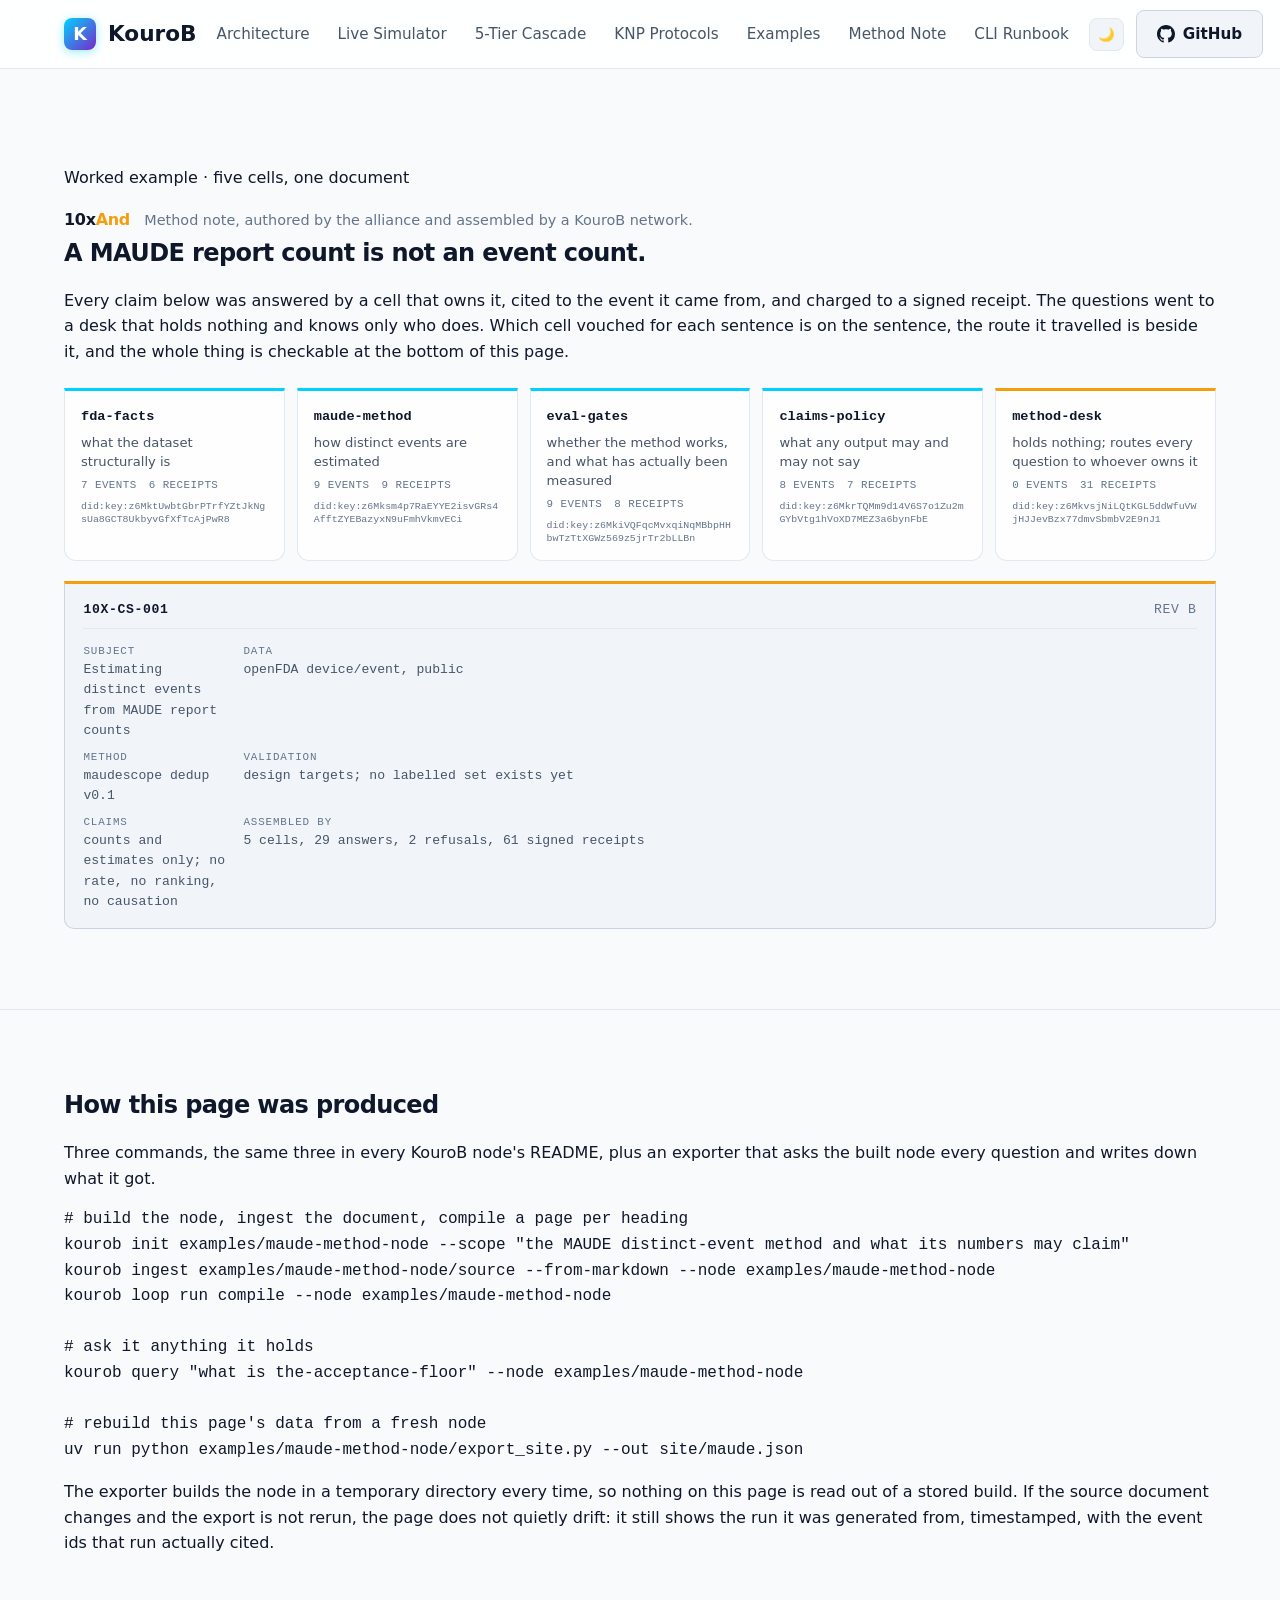
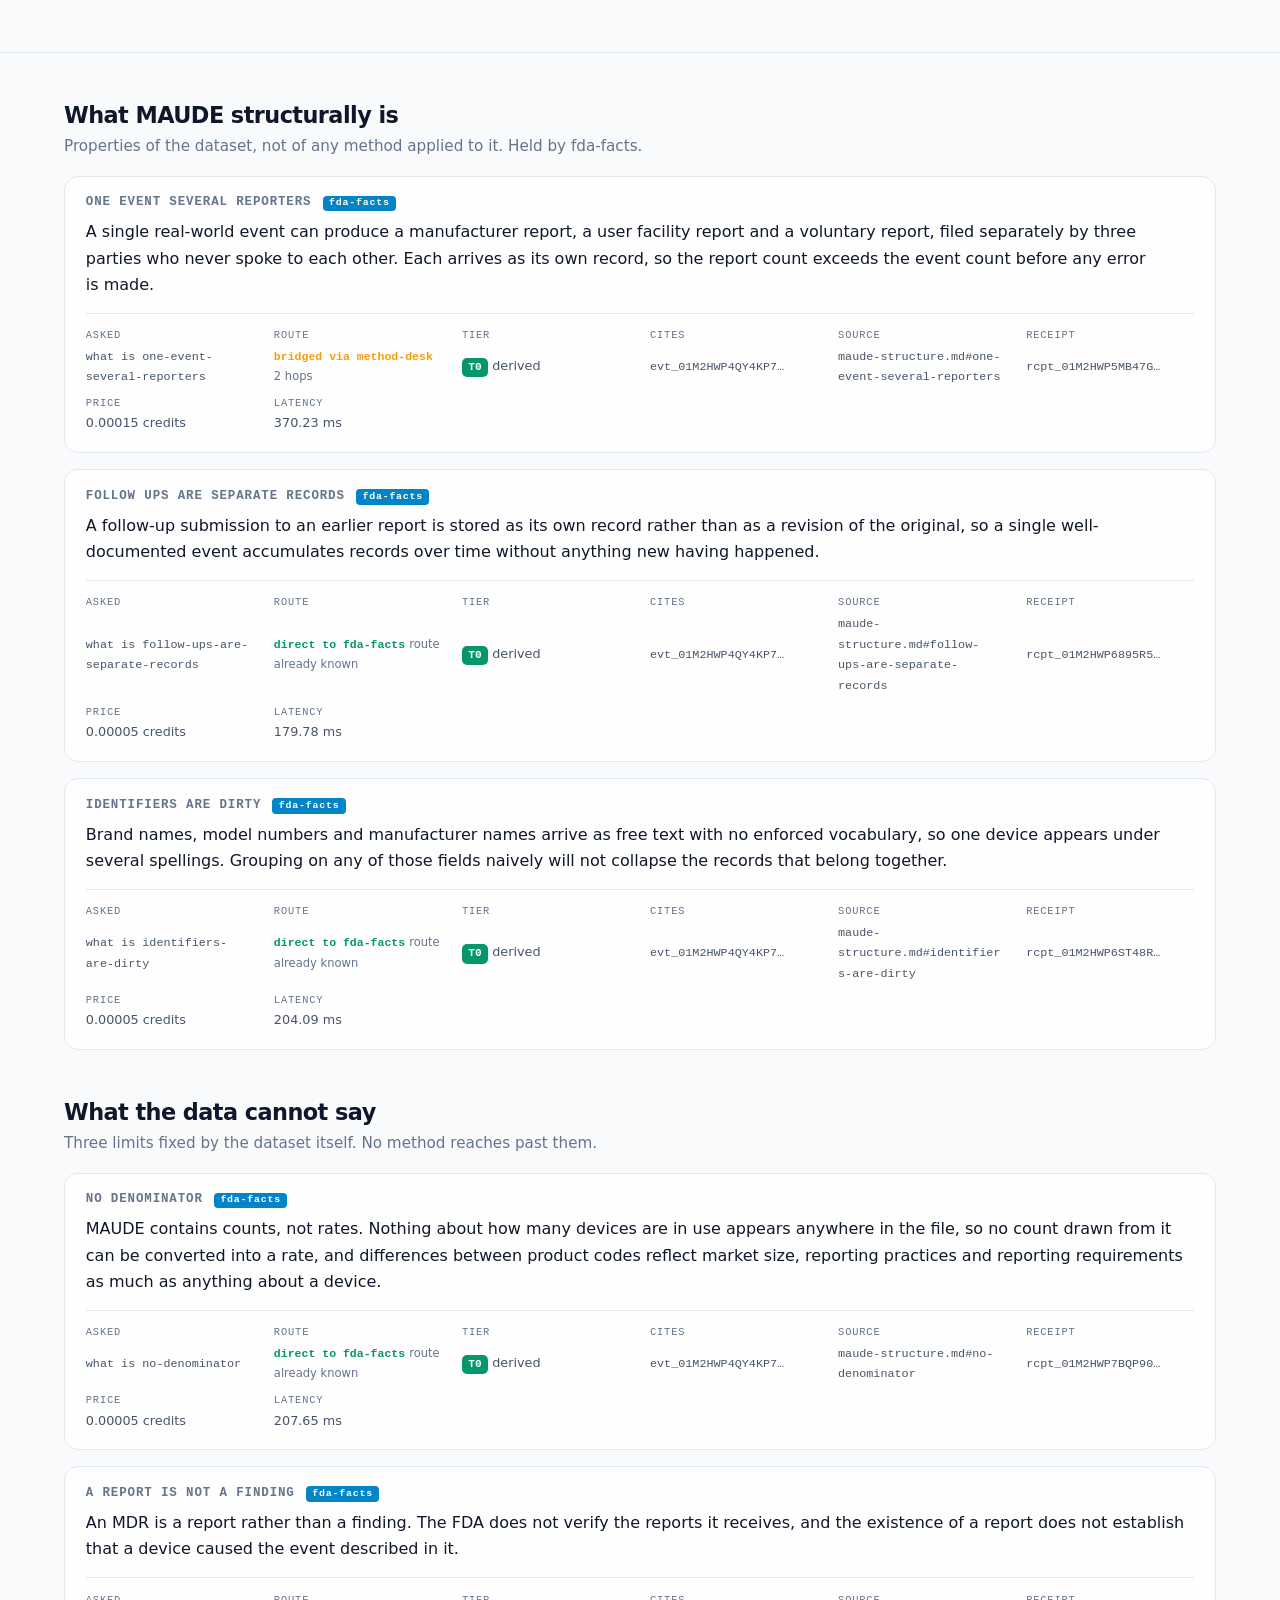
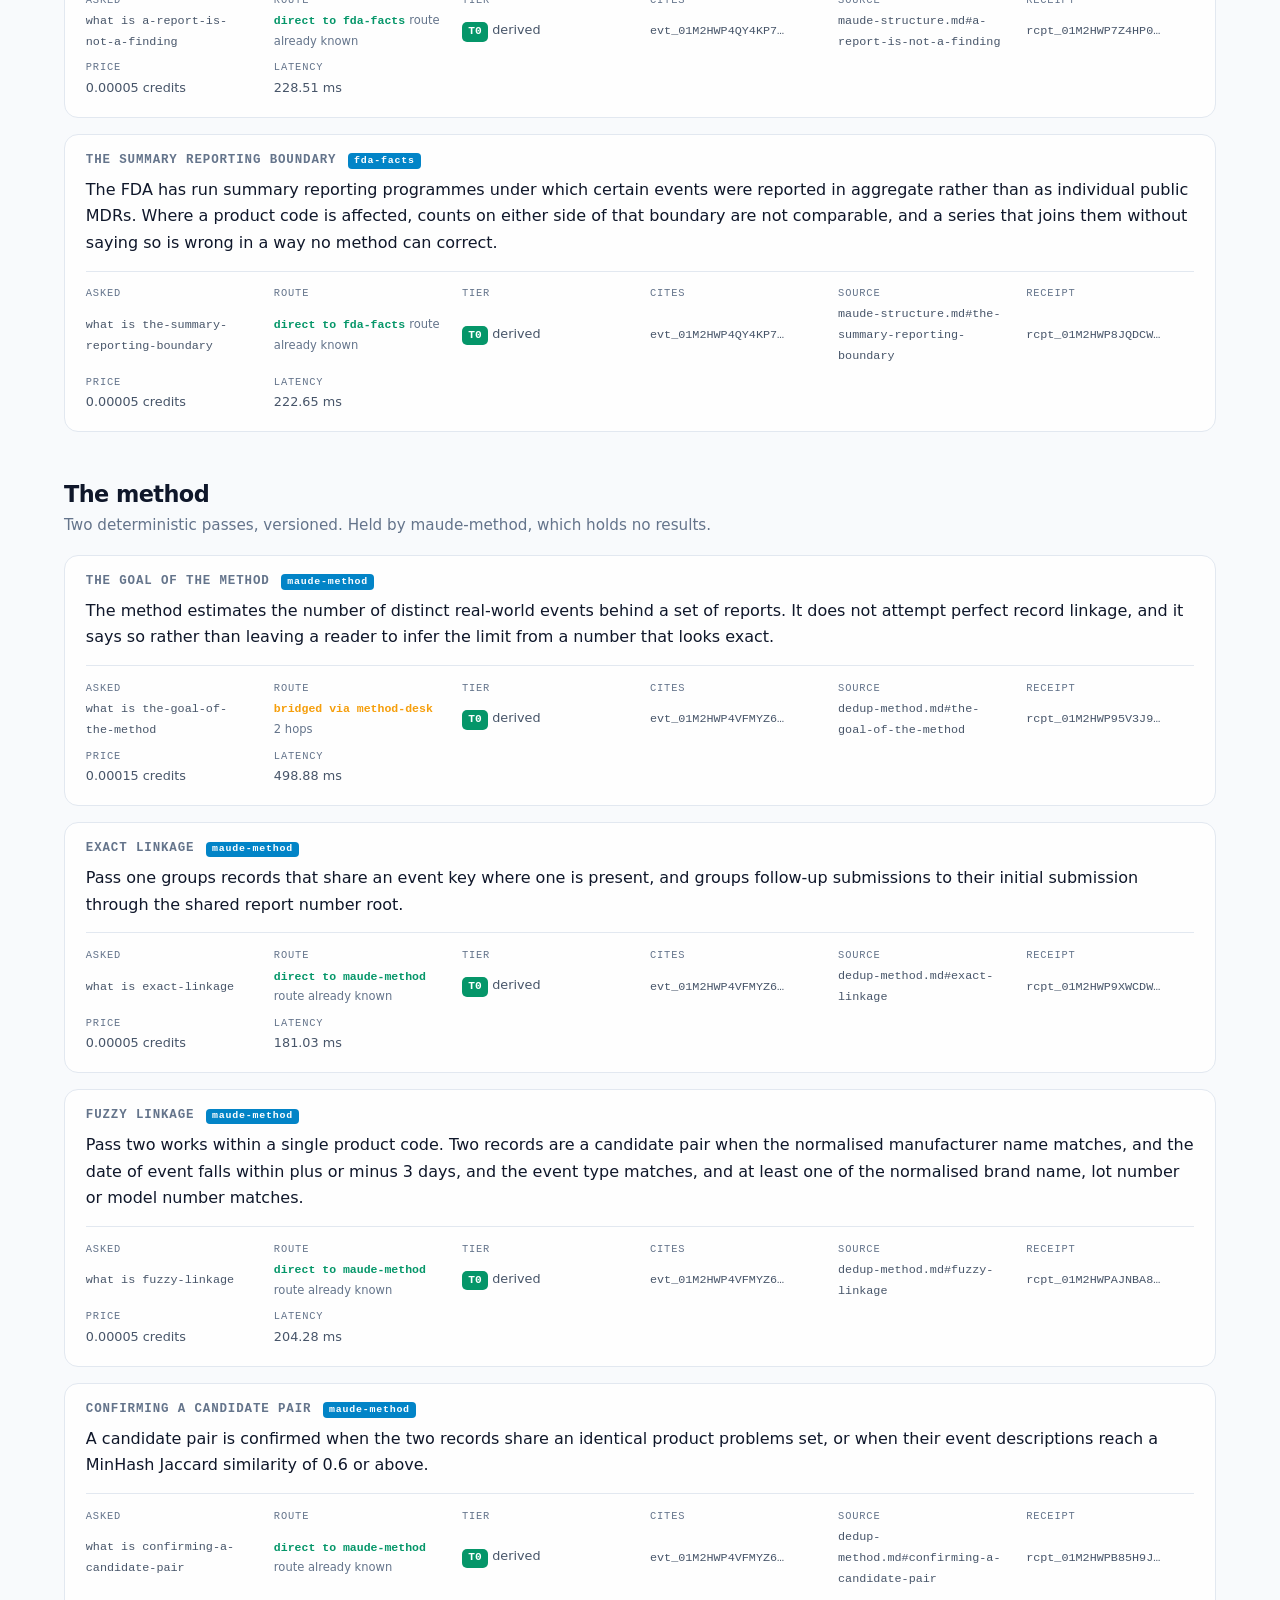
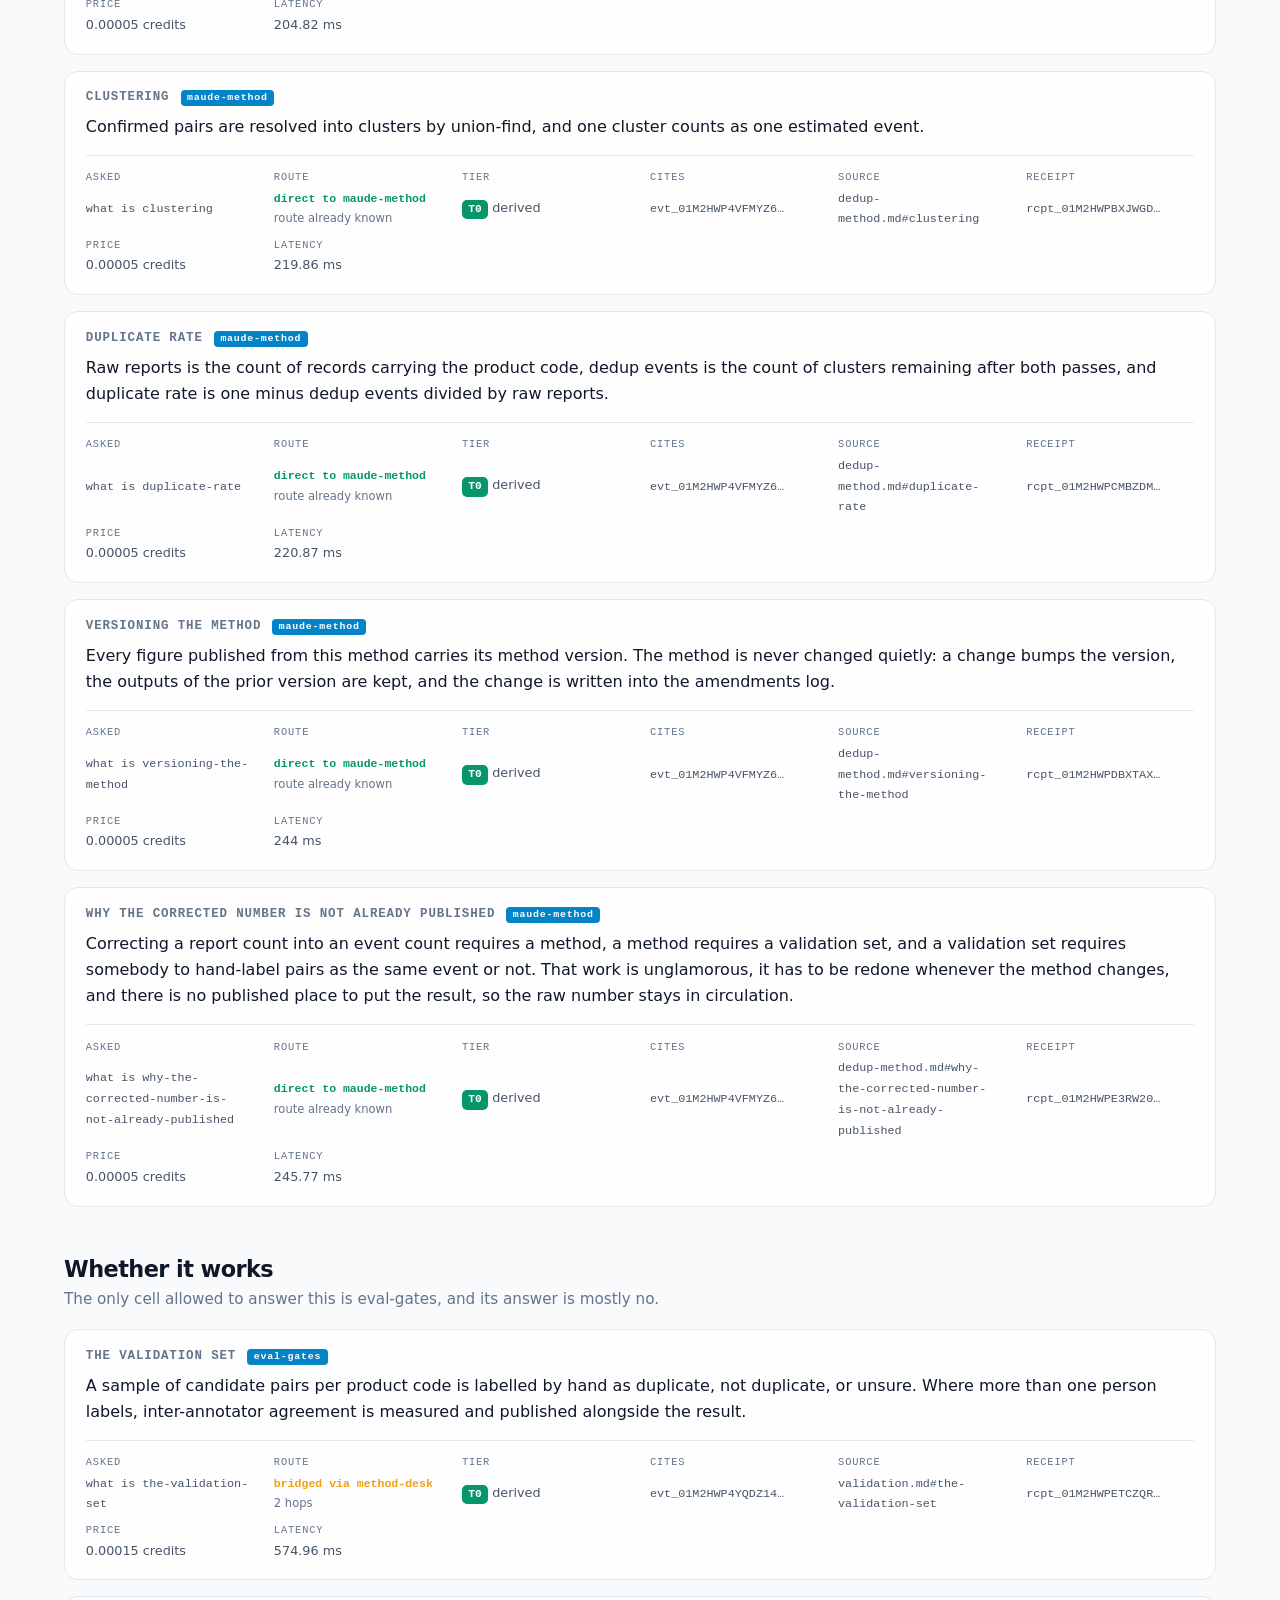
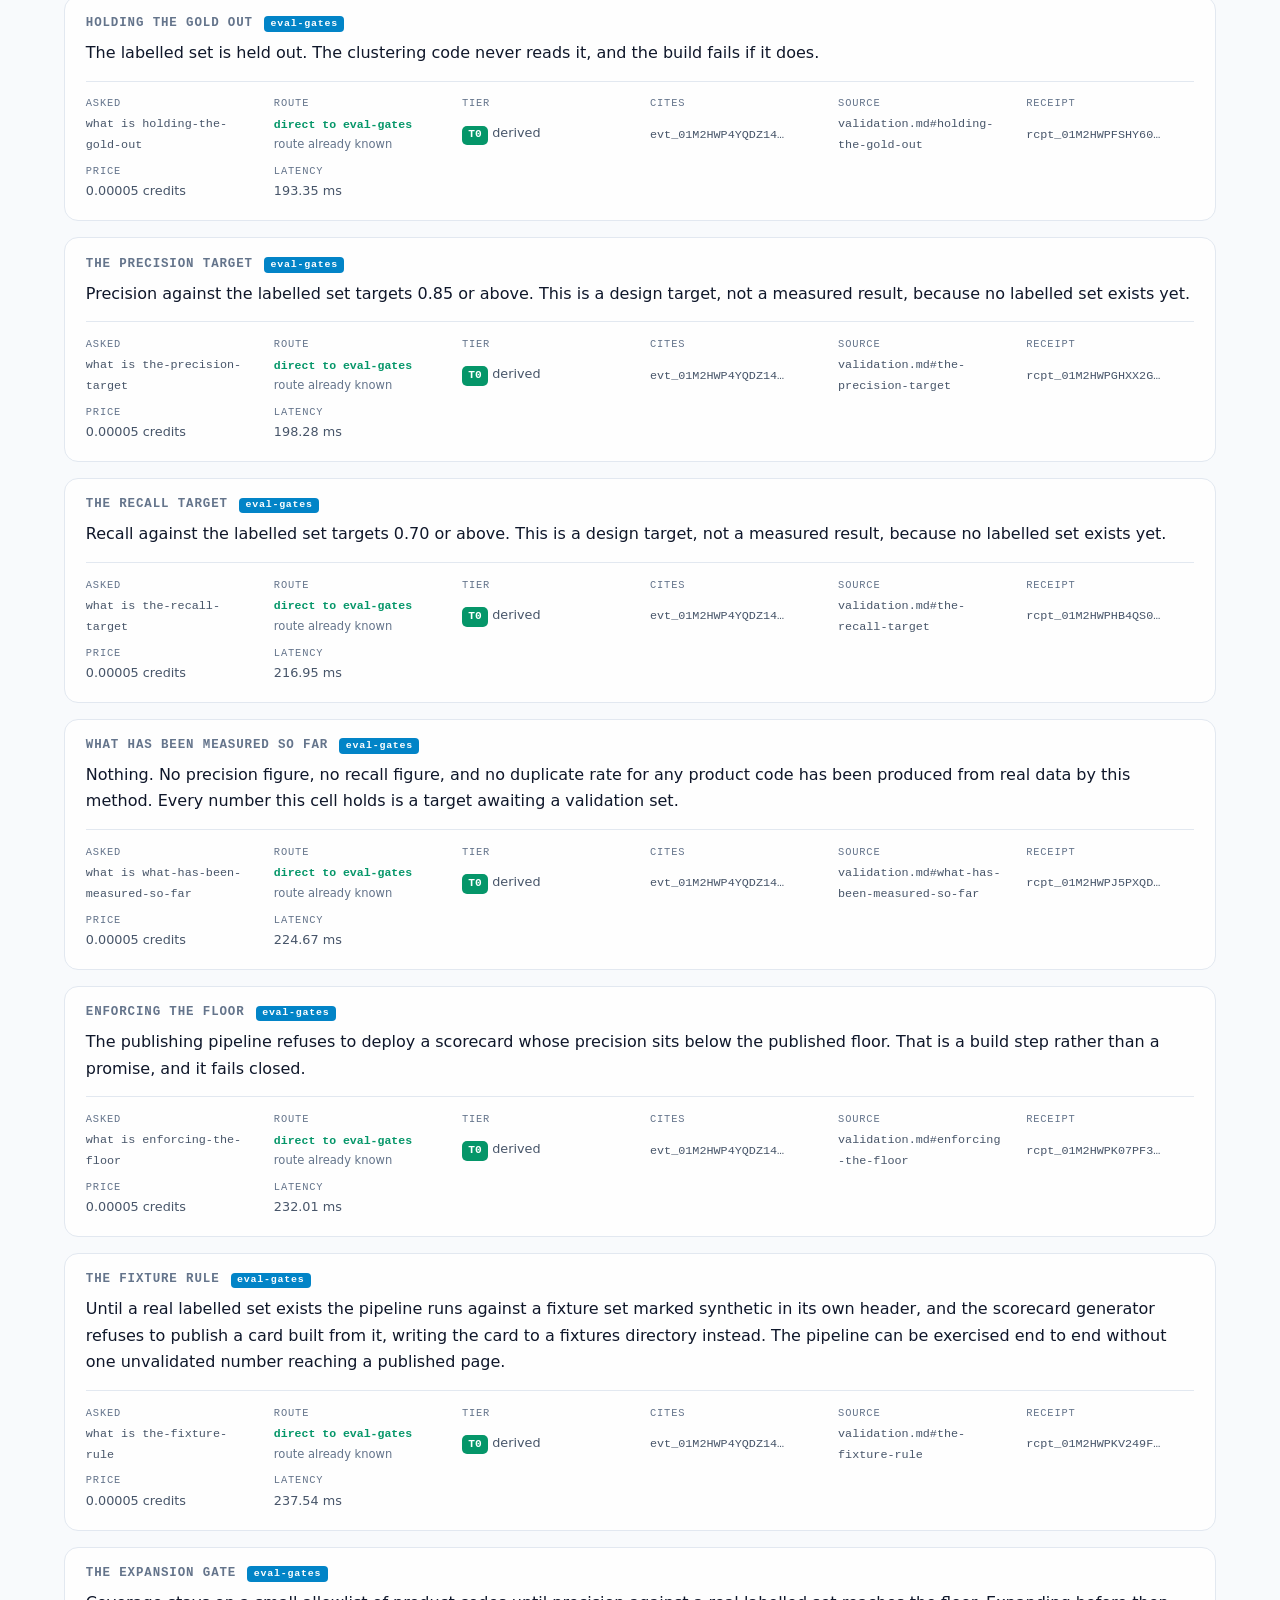
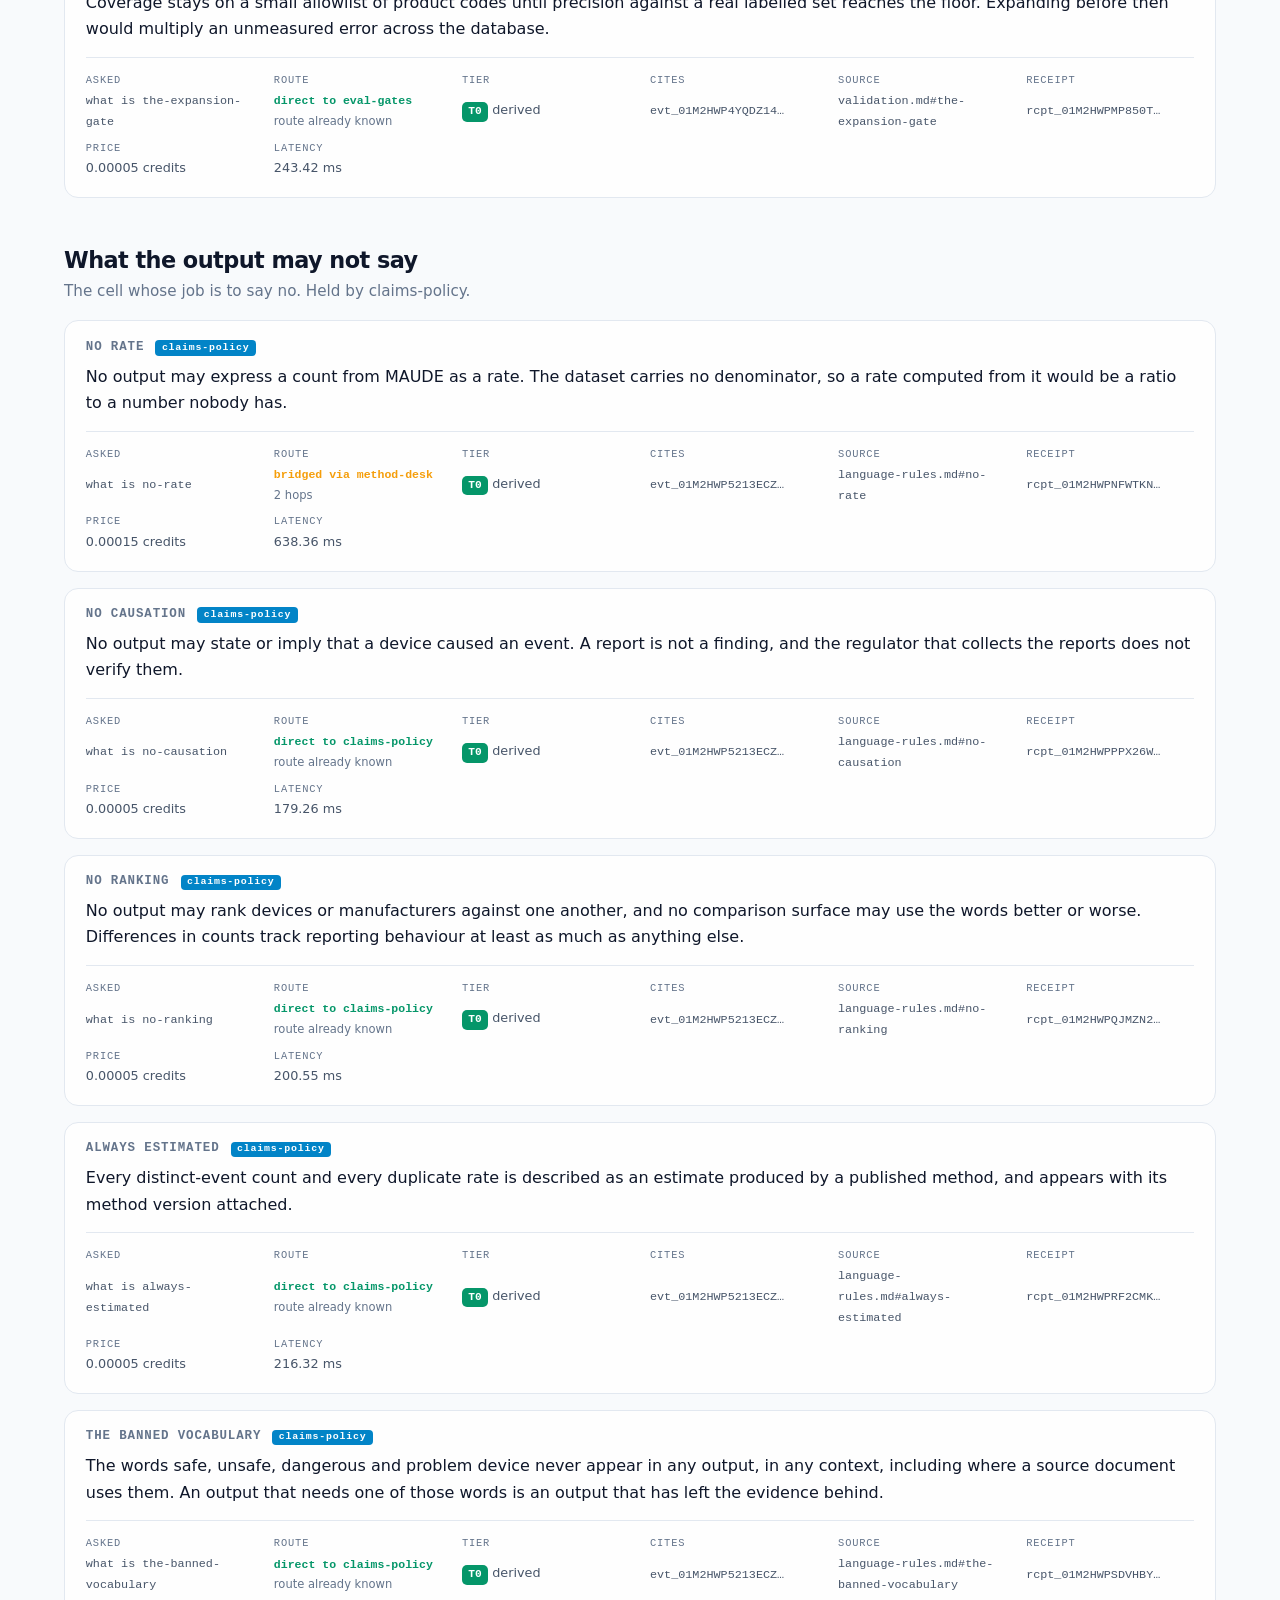
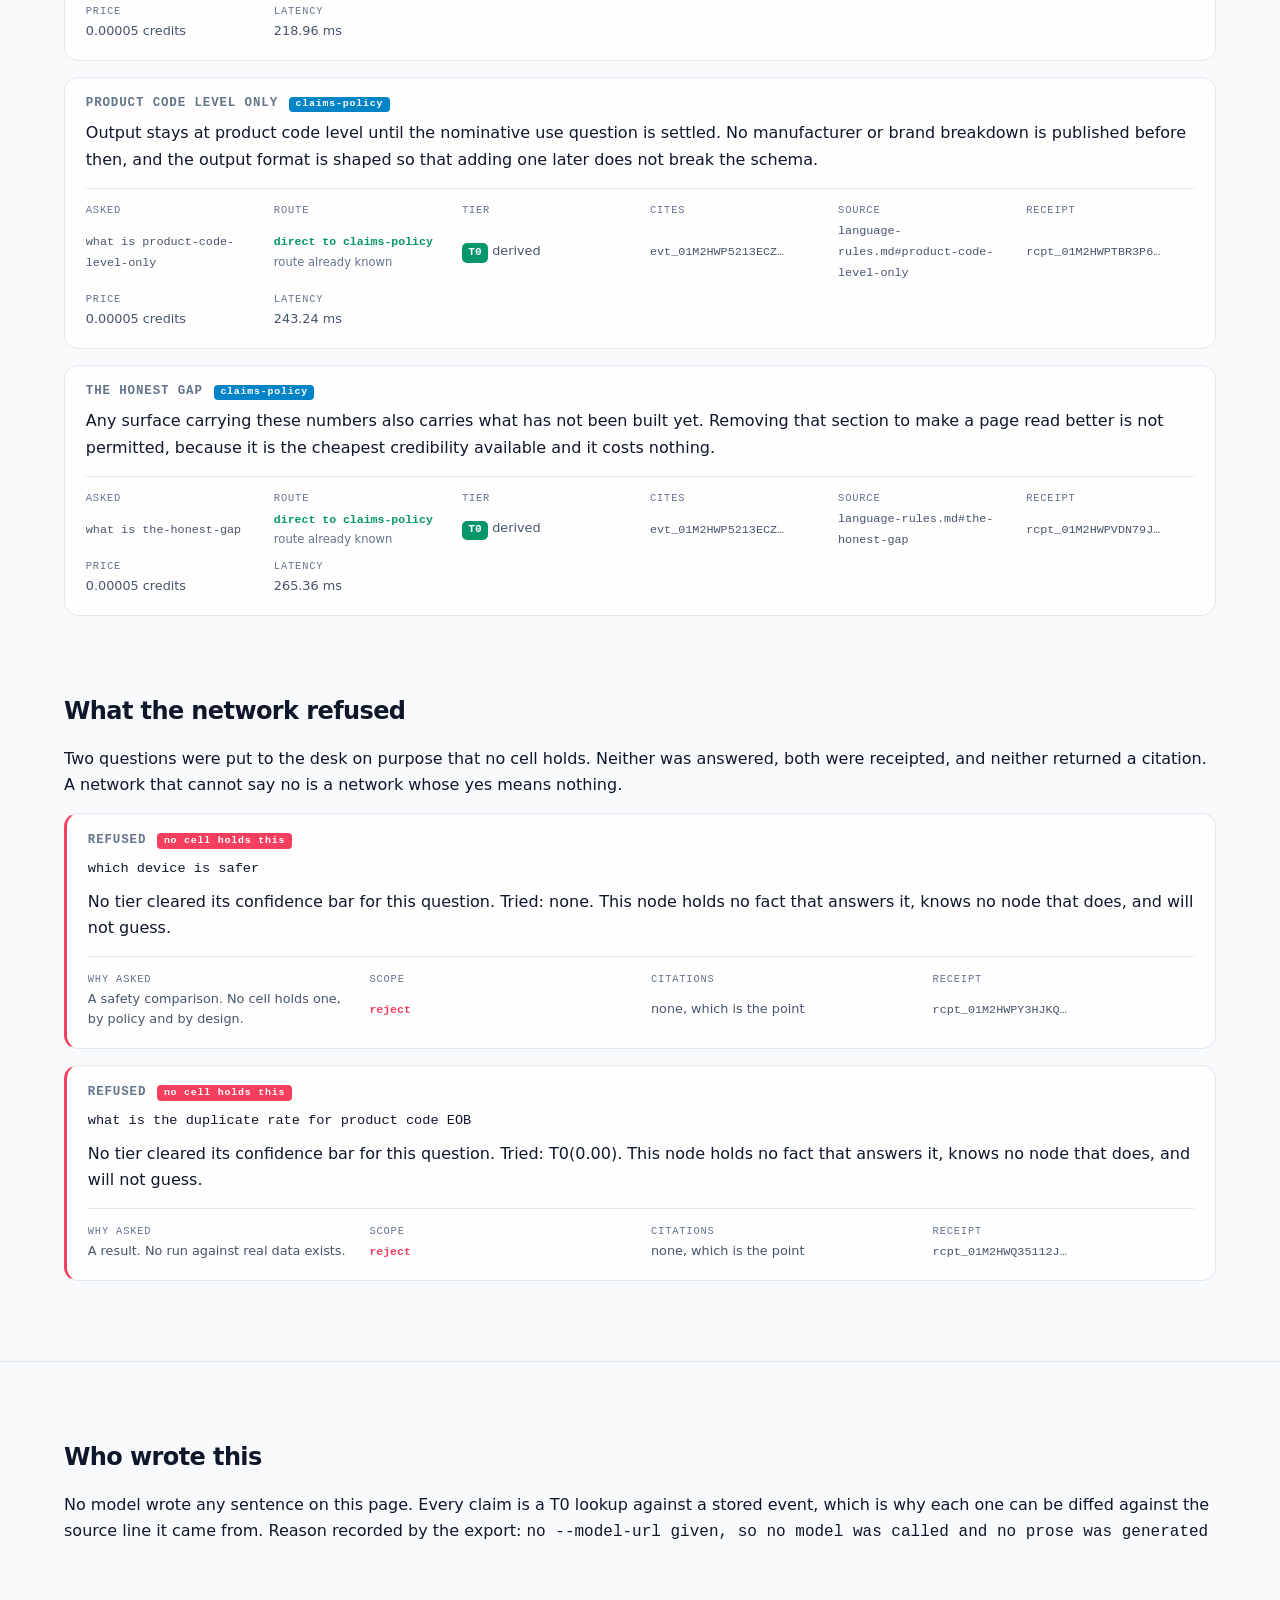
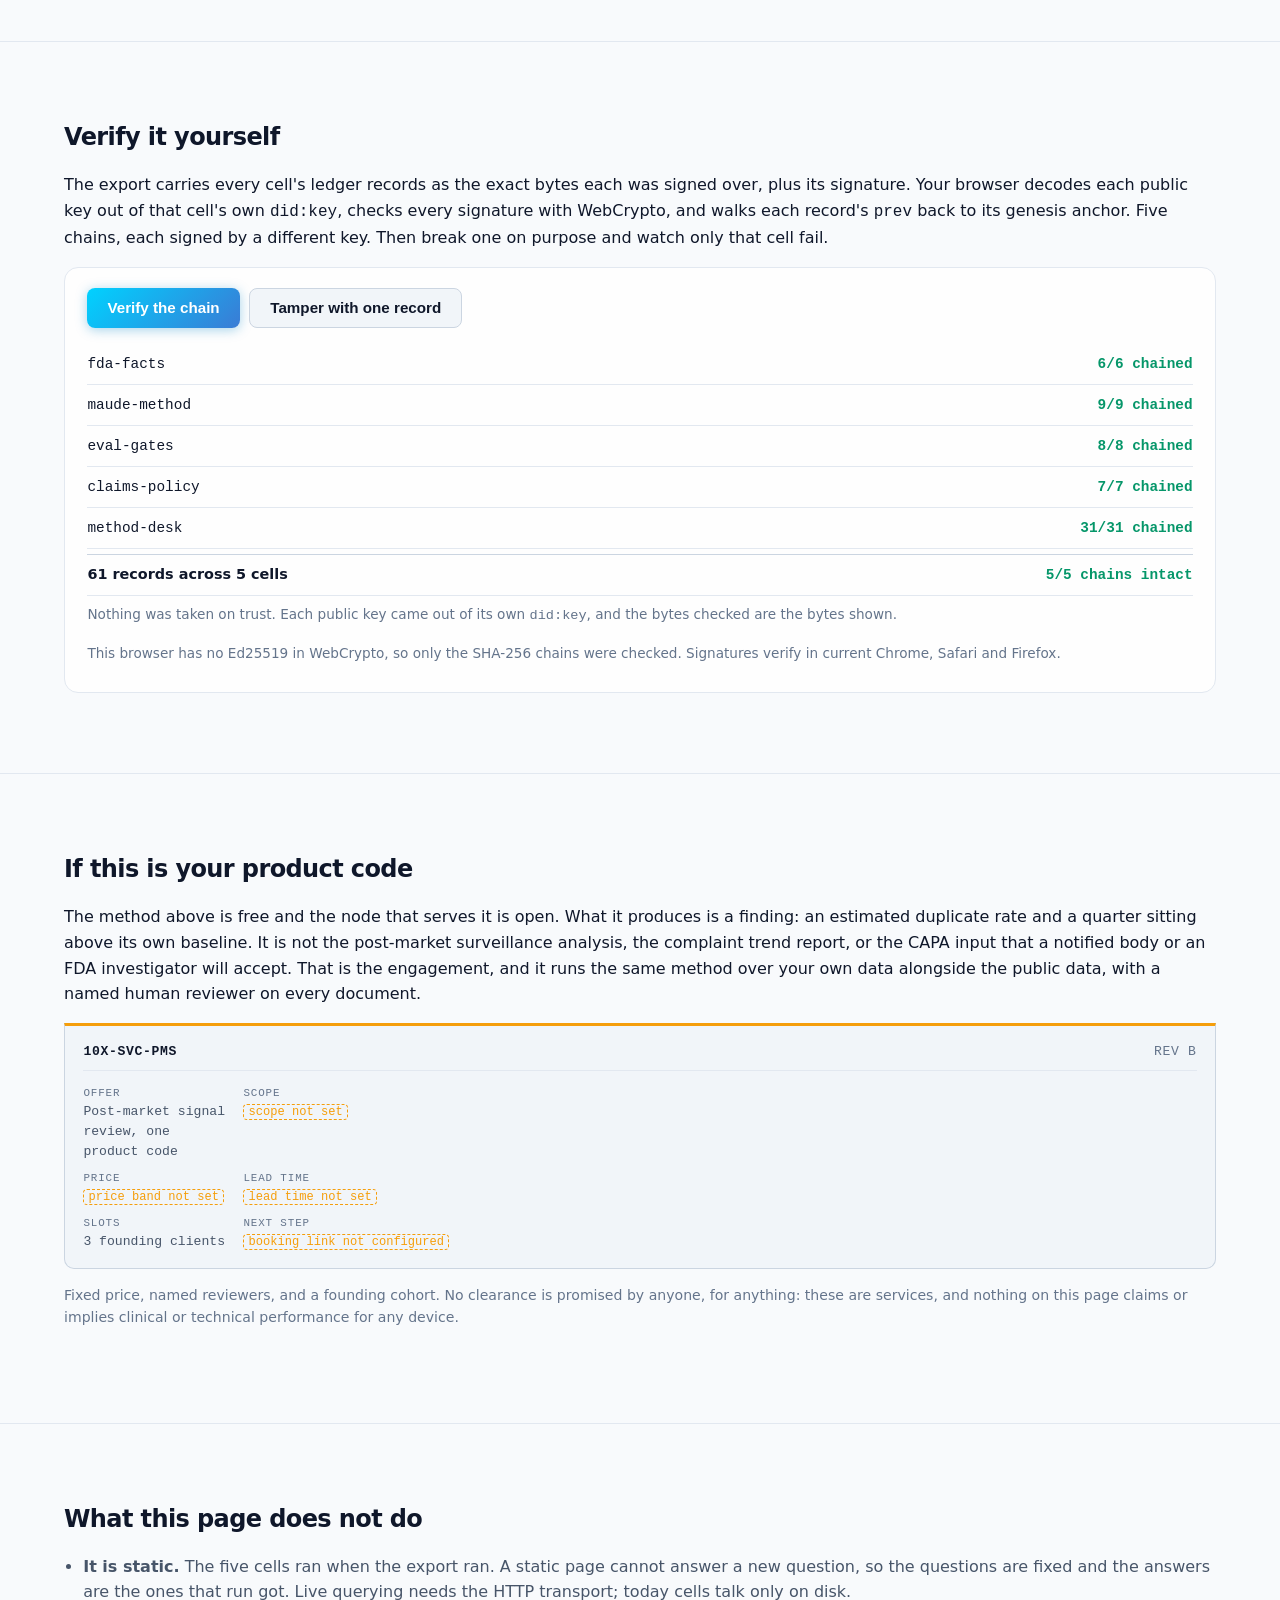
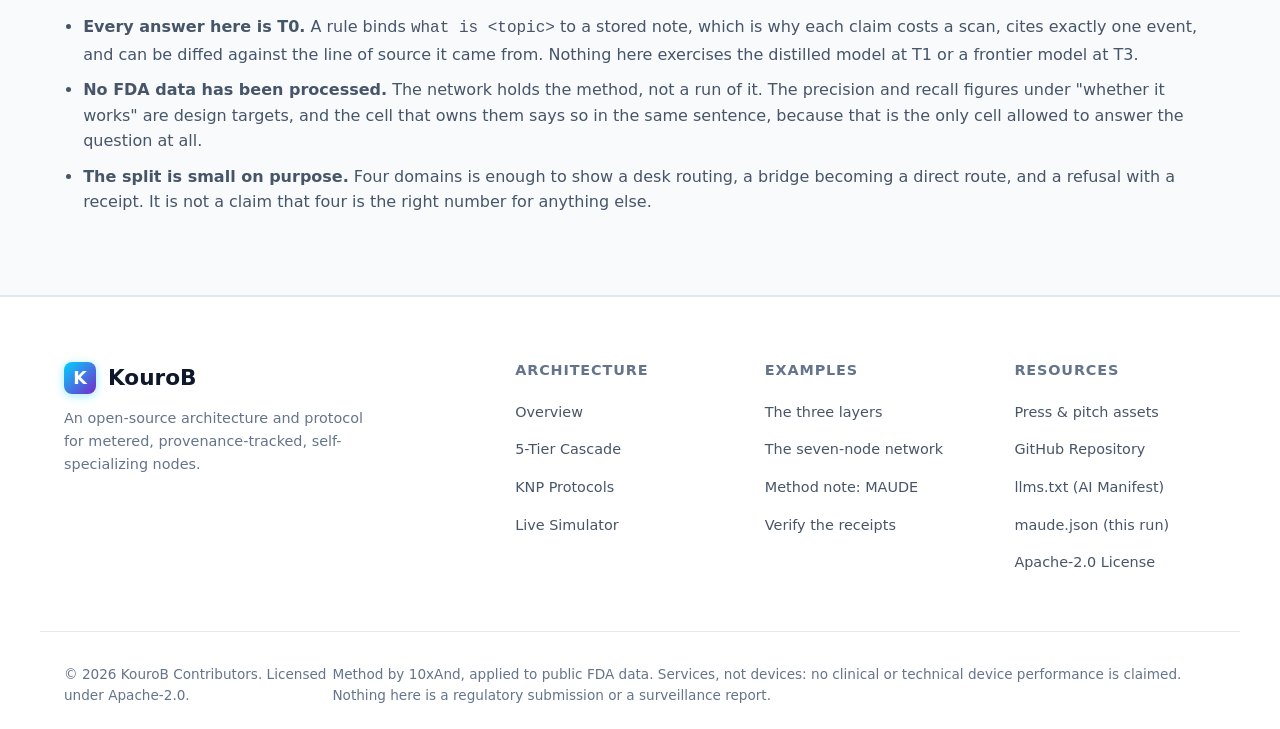
<file: site/maude.html>
<!DOCTYPE html>
<html lang="en">
<head>
  <meta charset="UTF-8">
  <meta name="viewport" content="width=device-width, initial-scale=1.0">
  <title>Method Note — Counting Distinct MAUDE Events</title>
  <meta name="description" content="A method note served by a live KouroB node: every claim answered at T0 from an event it cites, every answer charged to a signed receipt, and the whole chain verified in your browser.">
  <meta name="theme-color" content="#080c14">
  <link rel="stylesheet" href="styles.css">
  <link rel="icon" href="data:image/svg+xml,<svg xmlns='http://www.w3.org/2000/svg' viewBox='0 0 100 100'><rect width='100' height='100' rx='20' fill='%2300d2ff'/><text y='70' x='20' font-size='65' font-family='monospace' font-weight='bold' fill='white'>K</text></svg>">
  <style>
    /* ---- Page-scoped: the run header, the claim cards, the verification panel ---- */

    .run-facts {
      display: grid;
      grid-template-columns: repeat(auto-fit, minmax(210px, 1fr));
      gap: 0.85rem 1.75rem;
      margin: 0;
      padding: 1.25rem 1.4rem;
      background: var(--bg-card);
      border: 1px solid var(--border-subtle);
      border-left: 3px solid var(--brand-cyan);
      border-radius: 0 14px 14px 0;
    }
    .run-facts > div { display: grid; gap: 0.15rem; min-width: 0; }
    .run-facts dt {
      font-family: var(--font-mono);
      font-size: 0.7rem;
      letter-spacing: 0.08em;
      text-transform: uppercase;
      color: var(--text-muted);
    }
    .run-facts dd { margin: 0; font-size: 0.9rem; color: var(--text-secondary); min-width: 0; }
    .run-facts code { font-size: 0.82em; }
    .run-facts .did { overflow-wrap: anywhere; }

    .method-section { margin-top: 3rem; }
    .section-head { margin-bottom: 1.1rem; }
    .section-head h2 { margin: 0 0 0.3rem; font-size: 1.4rem; }
    .section-head p { margin: 0; color: var(--text-muted); font-size: 0.95rem; }

    .claims { display: grid; gap: 1rem; }

    .claim {
      background: var(--bg-card);
      border: 1px solid var(--border-subtle);
      border-radius: 14px;
      padding: 1.15rem 1.3rem;
    }
    .claim-topic {
      margin: 0 0 0.5rem;
      font-family: var(--font-mono);
      font-size: 0.78rem;
      font-weight: 600;
      letter-spacing: 0.07em;
      text-transform: uppercase;
      color: var(--text-muted);
    }
    .claim-topic a { color: inherit; text-decoration: none; }
    .claim-topic a:hover { color: var(--accent-color); }
    .claim-body { margin: 0 0 0.9rem; color: var(--text-primary); line-height: 1.65; }

    .claim-meta {
      display: grid;
      grid-template-columns: repeat(auto-fit, minmax(160px, 1fr));
      gap: 0.5rem 1.25rem;
      margin: 0;
      padding-top: 0.85rem;
      border-top: 1px solid var(--border-subtle);
    }
    .claim-meta > div { display: grid; gap: 0.1rem; min-width: 0; }
    .claim-meta dt {
      font-family: var(--font-mono);
      font-size: 0.65rem;
      letter-spacing: 0.08em;
      text-transform: uppercase;
      color: var(--text-muted);
    }
    .claim-meta dd {
      margin: 0;
      font-size: 0.8rem;
      color: var(--text-secondary);
      overflow-wrap: anywhere;
    }
    .claim-meta code { font-size: 0.92em; }

    .tier-pill {
      display: inline-block;
      font-family: var(--font-mono);
      font-size: 0.7rem;
      font-weight: 700;
      padding: 0.05rem 0.4rem;
      border-radius: 5px;
      color: #fff;
      background: var(--tier-t0);
    }

    .verify-panel {
      background: var(--bg-card);
      border: 1px solid var(--border-subtle);
      border-radius: 14px;
      padding: 1.25rem 1.4rem;
    }
    .verify-actions { display: flex; flex-wrap: wrap; gap: 0.6rem; margin-bottom: 1rem; }
    .verify-row {
      display: flex;
      justify-content: space-between;
      align-items: baseline;
      gap: 1rem;
      padding: 0.5rem 0;
      border-bottom: 1px solid var(--border-subtle);
      font-size: 0.9rem;
    }
    .verify-row:last-child { border-bottom: none; }
    .verify-ok { color: var(--tier-t0); font-family: var(--font-mono); font-weight: 700; }
    .verify-bad { color: var(--brand-rose); font-family: var(--font-mono); font-weight: 700; }
    .verify-note { color: var(--text-muted); font-size: 0.85rem; padding: 0.5rem 0; }

    .gap-list { display: grid; gap: 0.6rem; margin: 0; padding-left: 1.2rem; color: var(--text-secondary); }

    /* ---- 10xAnd document-control device. Their signature element, kept in their
       own accent (signal amber) so it reads as an inset artefact from another
       property rather than as KouroB chrome. ---- */
    .doc-block {
      font-family: var(--font-mono);
      font-size: 0.82rem;
      line-height: 1.55;
      background: var(--bg-surface-elevated);
      border: 1px solid var(--border-strong);
      border-top: 3px solid var(--brand-amber);
      border-radius: 0 0 10px 10px;
      padding: 1rem 1.15rem;
      overflow-x: auto;
    }
    .doc-id {
      display: flex;
      justify-content: space-between;
      gap: 1rem;
      font-weight: 700;
      letter-spacing: 0.05em;
      padding-bottom: 0.5rem;
      margin-bottom: 0.75rem;
      border-bottom: 1px solid var(--border-subtle);
    }
    .doc-id .rev { color: var(--text-muted); font-weight: 500; }
    .doc-block dl {
      margin: 0;
      display: grid;
      grid-template-columns: 9rem minmax(0, 1fr);
      gap: 0.35rem 1rem;
    }
    .doc-block dt {
      color: var(--text-muted);
      font-size: 0.68rem;
      letter-spacing: 0.08em;
      text-transform: uppercase;
      padding-top: 0.12rem;
    }
    .doc-block dd { margin: 0; color: var(--text-secondary); overflow-wrap: anywhere; }
    @media (max-width: 560px) {
      .doc-block dl { grid-template-columns: 1fr; gap: 0.1rem; }
      .doc-block dd { margin-bottom: 0.5rem; }
    }

    .unset {
      color: var(--brand-amber);
      border: 1px dashed var(--brand-amber);
      border-radius: 4px;
      padding: 0 0.35em;
      font-size: 0.92em;
    }

    .byline {
      display: flex;
      flex-wrap: wrap;
      align-items: baseline;
      gap: 0.5rem 0.9rem;
      margin: 0 0 0.35rem;
      font-size: 0.9rem;
      color: var(--text-muted);
    }
    .byline .mark {
      font-weight: 800;
      letter-spacing: -0.02em;
      color: var(--text-primary);
      font-size: 1rem;
    }
    .byline .mark span { color: var(--brand-amber); }

    .pilot-note { color: var(--text-muted); font-size: 0.88rem; margin-top: 0.9rem; }

    /* ---- the five cells ---- */
    .cell-grid {
      display: grid;
      grid-template-columns: repeat(auto-fit, minmax(210px, 1fr));
      gap: 0.75rem;
      margin-top: 1.5rem;
    }
    .cell-card {
      background: var(--bg-card);
      border: 1px solid var(--border-subtle);
      border-top: 3px solid var(--brand-cyan);
      border-radius: 0 0 12px 12px;
      padding: 0.9rem 1rem;
      display: grid;
      gap: 0.35rem;
      align-content: start;
      min-width: 0;
    }
    .cell-card.cell-desk { border-top-color: var(--brand-amber); }
    .cell-name {
      font-family: var(--font-mono);
      font-weight: 700;
      font-size: 0.85rem;
      color: var(--text-primary);
    }
    .cell-blurb { font-size: 0.82rem; color: var(--text-secondary); line-height: 1.45; }
    .cell-facts {
      display: flex;
      gap: 0.75rem;
      font-family: var(--font-mono);
      font-size: 0.68rem;
      color: var(--text-muted);
      letter-spacing: 0.04em;
      text-transform: uppercase;
    }
    .cell-did {
      font-size: 0.62rem;
      color: var(--text-muted);
      overflow-wrap: anywhere;
      line-height: 1.35;
    }

    /* ---- which cell answered, and how the question got there ---- */
    .claim-topic { display: flex; flex-wrap: wrap; align-items: baseline; gap: 0.5rem 0.7rem; }
    .held-by {
      font-family: var(--font-mono);
      font-size: 0.62rem;
      font-weight: 700;
      letter-spacing: 0.08em;
      padding: 0.1rem 0.4rem;
      border-radius: 4px;
      color: #fff;
      background: var(--tier-t1);
      text-transform: none;
    }
    .held-by-none { background: var(--brand-rose); }

    .route { font-family: var(--font-mono); font-size: 0.72rem; font-weight: 600; }
    .route-bridge { color: var(--brand-amber); }
    .route-direct { color: var(--tier-t0); }
    .route-reject { color: var(--brand-rose); }
    .route-hops { color: var(--text-muted); font-size: 0.72rem; }

    .claim-refused { border-left: 3px solid var(--brand-rose); }
    .claim-asked { margin: 0 0 0.6rem; font-size: 0.85rem; }

    .verify-total { border-top: 1px solid var(--border-strong); margin-top: 0.3rem; }
  </style>
</head>
<body>

  <!-- Navigation -->
  <header class="site-nav">
    <div class="container nav-inner">
      <a href="index.html" class="brand">
        <span class="brand-icon">K</span>
        <span>KouroB</span>
      </a>

      <nav>
        <ul class="nav-links">
          <li><a href="index.html#overview">Architecture</a></li>
          <li><a href="index.html#simulator">Live Simulator</a></li>
          <li><a href="index.html#tiers">5-Tier Cascade</a></li>
          <li><a href="index.html#protocols">KNP Protocols</a></li>
          <li><a href="examples.html">Examples</a></li>
          <li><a href="maude.html" aria-current="page">Method Note</a></li>
          <li><a href="index.html#cli">CLI Runbook</a></li>
        </ul>
      </nav>

      <div class="nav-actions">
        <button id="theme-toggle" class="btn-icon" aria-label="Toggle theme" title="Toggle theme">🌙</button>
        <a href="https://github.com/alexchouck-hash/kourob/tree/main/examples" class="btn btn-secondary" target="_blank" rel="noopener">
          <svg width="18" height="18" viewBox="0 0 24 24" fill="currentColor" aria-hidden="true"><path d="M12 0C5.37 0 0 5.37 0 12c0 5.31 3.435 9.795 8.205 11.385.6.105.825-.255.825-.57 0-.285-.015-1.23-.015-2.235-3.015.555-3.795-.735-4.035-1.41-.135-.345-.72-1.41-1.23-1.695-.42-.225-1.02-.78-.015-.795.945-.015 1.62.87 1.845 1.23 1.08 1.815 2.805 1.305 3.495.99.105-.78.42-1.305.765-1.605-2.67-.3-5.46-1.335-5.46-5.925 0-1.305.465-2.385 1.23-3.225-.12-.3-.54-1.53.12-3.18 0 0 1.005-.315 3.3 1.23.96-.27 1.98-.405 3-.405s2.04.135 3 .405c2.295-1.56 3.3-1.23 3.3-1.23.66 1.65.24 2.88.12 3.18.765.84 1.23 1.905 1.23 3.225 0 4.605-2.805 5.625-5.475 5.925.435.375.81 1.095.81 2.22 0 1.605-.015 2.895-.015 3.3 0 .315.225.69.825.57A12.02 12.02 0 0024 12c0-6.63-5.37-12-12-12z"/></svg>
          GitHub
        </a>
      </div>
    </div>
  </header>

  <main>

    <section class="section">
      <div class="container">
        <p class="eyebrow">Worked example &middot; five cells, one document</p>
        <p class="byline">
          <span class="mark">10x<span>And</span></span>
          <span>Method note, authored by the alliance and assembled by a KouroB network.</span>
        </p>
        <h1>A MAUDE report count is not an event count.</h1>
        <p class="lead">
          Every claim below was answered by a cell that owns it, cited to the event it came from,
          and charged to a signed receipt. The questions went to a desk that holds nothing and
          knows only who does. Which cell vouched for each sentence is on the sentence, the route
          it travelled is beside it, and the whole thing is checkable at the bottom of this page.
        </p>

        <div class="cell-grid" id="cell-table"></div>

        <div class="doc-block" id="doc-control" style="margin-top:1.25rem"></div>
      </div>
    </section>

    <section class="section">
      <div class="container">
        <h2>How this page was produced</h2>
        <p class="lead">
          Three commands, the same three in every KouroB node's README, plus an exporter that
          asks the built node every question and writes down what it got.
        </p>
        <pre class="code-block"><code># build the node, ingest the document, compile a page per heading
kourob init examples/maude-method-node --scope "the MAUDE distinct-event method and what its numbers may claim"
kourob ingest examples/maude-method-node/source --from-markdown --node examples/maude-method-node
kourob loop run compile --node examples/maude-method-node

# ask it anything it holds
kourob query "what is the-acceptance-floor" --node examples/maude-method-node

# rebuild this page's data from a fresh node
uv run python examples/maude-method-node/export_site.py --out site/maude.json</code></pre>
        <p>
          The exporter builds the node in a temporary directory every time, so nothing on this page
          is read out of a stored build. If the source document changes and the export is not rerun,
          the page does not quietly drift: it still shows the run it was generated from, timestamped,
          with the event ids that run actually cited.
        </p>
      </div>
    </section>

    <div id="sections" class="container"></div>

    <section class="section" id="refused">
      <div class="container">
        <h2>What the network refused</h2>
        <p class="lead">
          Two questions were put to the desk on purpose that no cell holds. Neither was answered,
          both were receipted, and neither returned a citation. A network that cannot say no is a
          network whose yes means nothing.
        </p>
        <div class="claims" id="refusals"></div>
      </div>
    </section>

    <section class="section" id="who-wrote-this">
      <div class="container">
        <h2>Who wrote this</h2>
        <p class="lead" id="prose-note">loading&hellip;</p>
      </div>
    </section>

    <section class="section" id="verify">
      <div class="container">
        <h2>Verify it yourself</h2>
        <p class="lead">
          The export carries every cell's ledger records as the exact bytes each was signed over,
          plus its signature. Your browser decodes each public key out of that cell's own
          <code>did:key</code>, checks every signature with WebCrypto, and walks each record's
          <code>prev</code> back to its genesis anchor. Five chains, each signed by a different
          key. Then break one on purpose and watch only that cell fail.
        </p>
        <div class="verify-panel">
          <div class="verify-actions">
            <button id="verify-run" class="btn btn-primary" type="button">Verify the chain</button>
            <button id="verify-tamper" class="btn btn-secondary" type="button">Tamper with one record</button>
          </div>
          <div id="verify-out"></div>
        </div>
      </div>
    </section>

    <section class="section" id="pilot">
      <div class="container">
        <h2>If this is your product code</h2>
        <p class="lead">
          The method above is free and the node that serves it is open. What it produces is a
          finding: an estimated duplicate rate and a quarter sitting above its own baseline. It is
          not the post-market surveillance analysis, the complaint trend report, or the CAPA input
          that a notified body or an FDA investigator will accept. That is the engagement, and it
          runs the same method over your own data alongside the public data, with a named human
          reviewer on every document.
        </p>
        <div class="doc-block" id="pilot-block"></div>
        <p class="pilot-note">
          Fixed price, named reviewers, and a founding cohort. No clearance is promised by anyone,
          for anything: these are services, and nothing on this page claims or implies clinical or
          technical performance for any device.
        </p>
      </div>
    </section>

    <section class="section">
      <div class="container">
        <h2>What this page does not do</h2>
        <ul class="gap-list">
          <li>
            <strong>It is static.</strong> The five cells ran when the export ran. A static page
            cannot answer a new question, so the questions are fixed and the answers are the ones
            that run got. Live querying needs the HTTP transport; today cells talk only on disk.
          </li>
          <li>
            <strong>Every answer here is T0.</strong> A rule binds <code>what is &lt;topic&gt;</code>
            to a stored note, which is why each claim costs a scan, cites exactly one event, and can
            be diffed against the line of source it came from. Nothing here exercises the distilled
            model at T1 or a frontier model at T3.
          </li>
          <li>
            <strong>No FDA data has been processed.</strong> The network holds the method, not a run
            of it. The precision and recall figures under "whether it works" are design targets, and
            the cell that owns them says so in the same sentence, because that is the only cell
            allowed to answer the question at all.
          </li>
          <li>
            <strong>The split is small on purpose.</strong> Four domains is enough to show a desk
            routing, a bridge becoming a direct route, and a refusal with a receipt. It is not a
            claim that four is the right number for anything else.
          </li>
        </ul>
      </div>
    </section>

  </main>

  <footer class="site-footer">
    <div class="container footer-grid">
      <div class="footer-brand">
        <a href="index.html" class="brand">
          <span class="brand-icon">K</span>
          <span>KouroB</span>
        </a>
        <p>
          An open-source architecture and protocol for metered, provenance-tracked, self-specializing nodes.
        </p>
      </div>

      <div class="footer-col">
        <h4>Architecture</h4>
        <ul class="footer-links">
          <li><a href="index.html#overview">Overview</a></li>
          <li><a href="index.html#tiers">5-Tier Cascade</a></li>
          <li><a href="index.html#protocols">KNP Protocols</a></li>
          <li><a href="index.html#simulator">Live Simulator</a></li>
        </ul>
      </div>

      <div class="footer-col">
        <h4>Examples</h4>
        <ul class="footer-links">
          <li><a href="examples.html#stack">The three layers</a></li>
          <li><a href="examples.html#network">The seven-node network</a></li>
          <li><a href="maude.html">Method note: MAUDE</a></li>
          <li><a href="maude.html#verify">Verify the receipts</a></li>
        </ul>
      </div>

      <div class="footer-col">
        <h4>Resources</h4>
        <ul class="footer-links">
          <li><a href="press.html">Press &amp; pitch assets</a></li>
          <li><a href="https://github.com/alexchouck-hash/kourob" target="_blank" rel="noopener">GitHub Repository</a></li>
          <li><a href="llms.txt">llms.txt (AI Manifest)</a></li>
          <li><a href="maude.json">maude.json (this run)</a></li>
          <li><a href="https://github.com/alexchouck-hash/kourob/blob/main/LICENSE" target="_blank" rel="noopener">Apache-2.0 License</a></li>
        </ul>
      </div>
    </div>

    <div class="container footer-bottom">
      <div>&copy; 2026 KouroB Contributors. Licensed under Apache-2.0.</div>
      <div>Method by 10xAnd, applied to public FDA data. Services, not devices: no clinical or technical device performance is claimed. Nothing here is a regulatory submission or a surveillance report.</div>
    </div>
  </footer>

  <script src="app.js"></script>
  <script src="maude.js"></script>
</body>
</html>
</file>
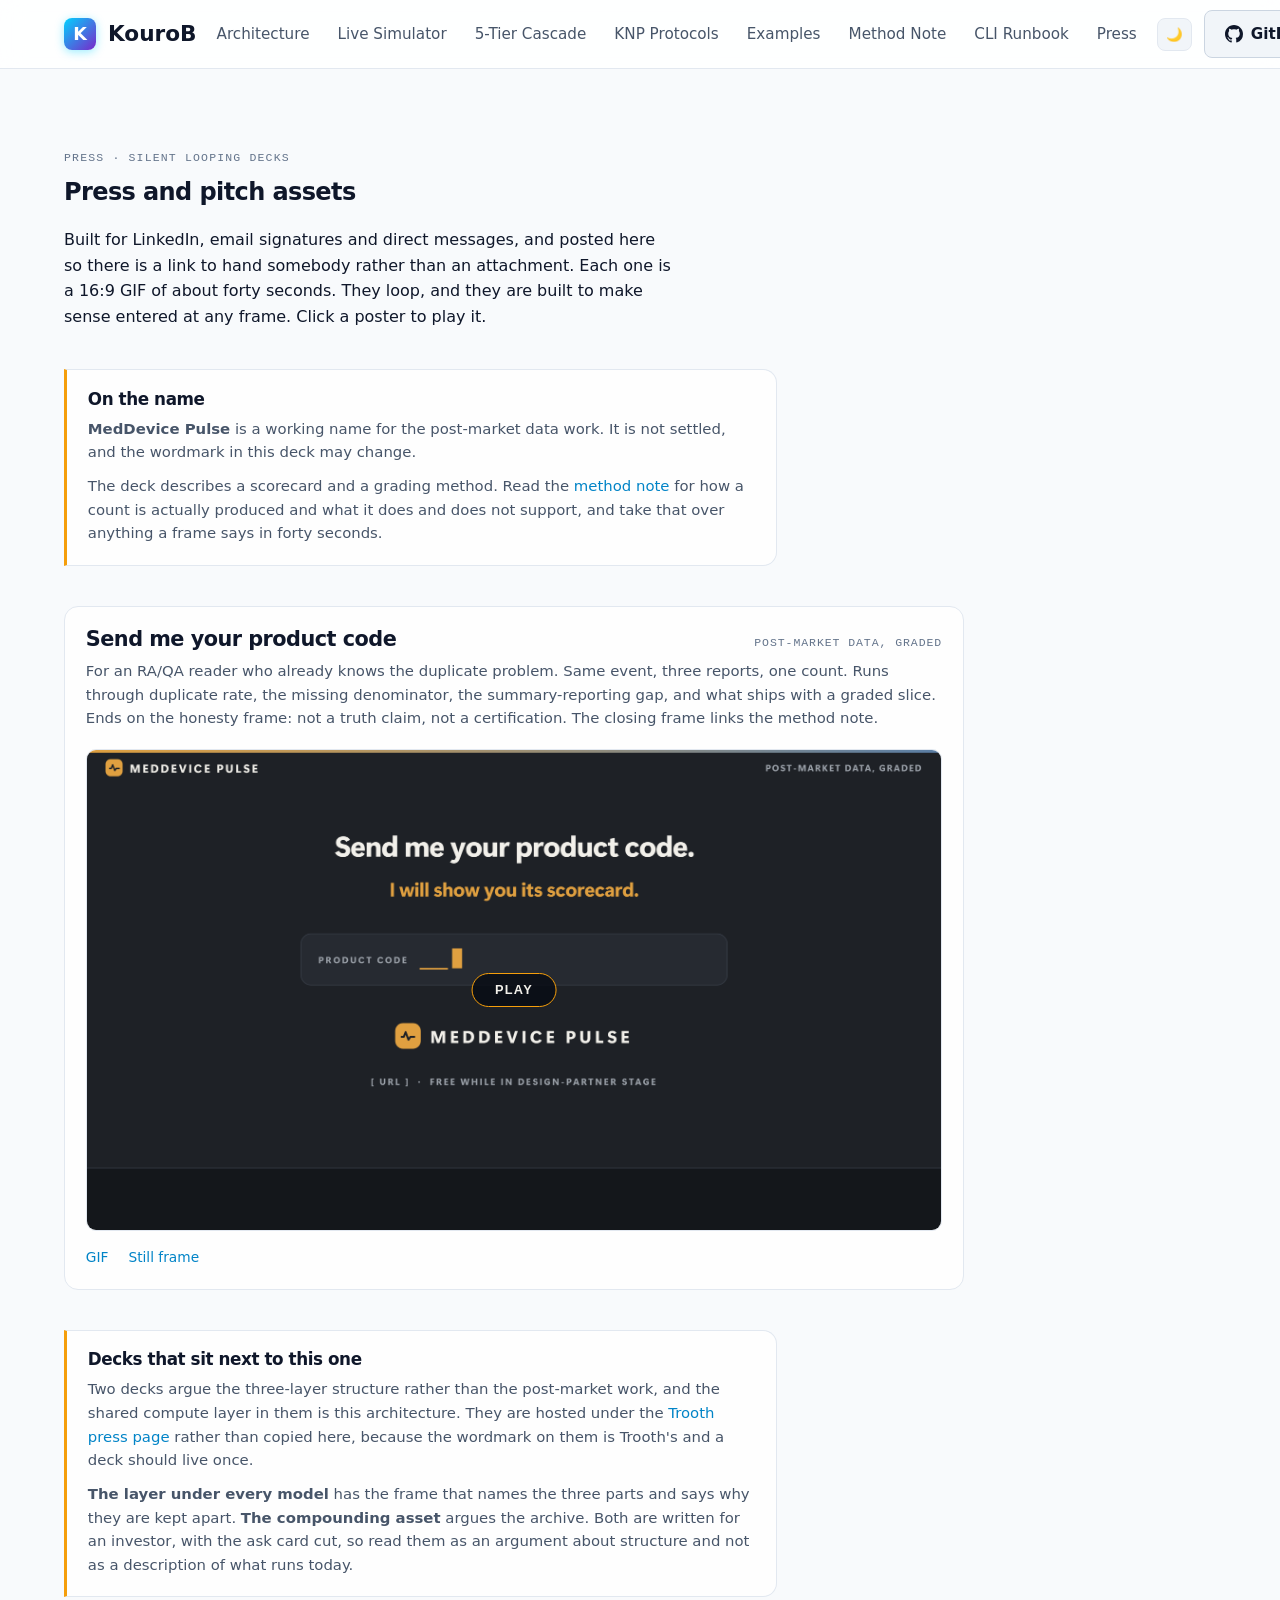
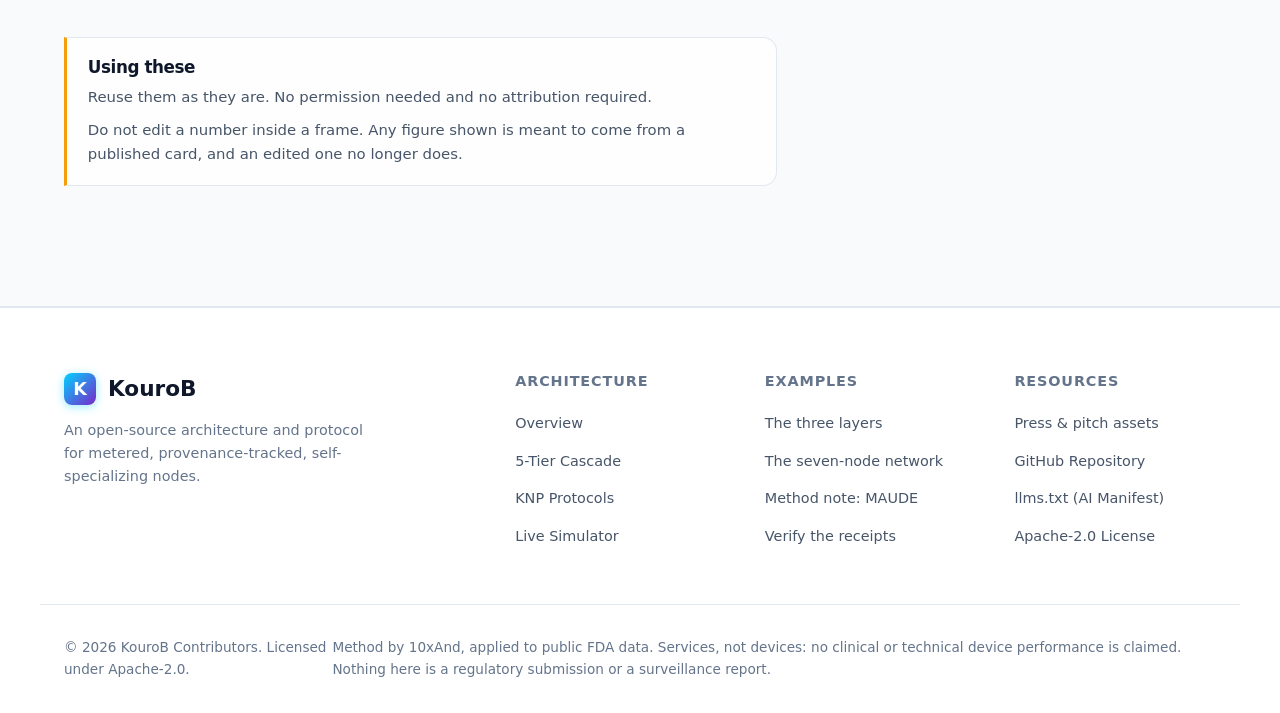
<file: site/press.html>
<!DOCTYPE html>
<html lang="en">
<head>
  <meta charset="UTF-8">
  <meta name="viewport" content="width=device-width, initial-scale=1.0">
  <title>Press and pitch assets — KouroB</title>
  <meta name="description" content="Silent, looping pitch decks for the post-market data work, posted so there is a link to hand somebody rather than an attachment.">
  <meta name="theme-color" content="#080c14">
  <link rel="stylesheet" href="styles.css">
  <link rel="icon" href="data:image/svg+xml,<svg xmlns='http://www.w3.org/2000/svg' viewBox='0 0 100 100'><rect width='100' height='100' rx='20' fill='%2300d2ff'/><text y='70' x='20' font-size='65' font-family='monospace' font-weight='bold' fill='white'>K</text></svg>">
  <style>
    .press-intro { max-width: 60ch; }
    .press-eyebrow {
      font-family: var(--font-mono);
      font-size: 0.72rem;
      letter-spacing: 0.1em;
      text-transform: uppercase;
      color: var(--text-muted);
      margin: 0 0 0.6rem;
    }

    .press-note {
      background: var(--bg-card);
      border: 1px solid var(--border-subtle);
      border-left: 3px solid var(--brand-amber);
      border-radius: 0 14px 14px 0;
      padding: 1.15rem 1.3rem;
      margin: 2.5rem 0;
      max-width: 70ch;
    }
    .press-note h2 { margin: 0 0 0.5rem; font-size: 1.05rem; }
    .press-note p { margin: 0 0 0.6rem; color: var(--text-secondary); font-size: 0.93rem; }
    .press-note p:last-child { margin-bottom: 0; }

    .deck {
      background: var(--bg-card);
      border: 1px solid var(--border-subtle);
      border-radius: 14px;
      padding: 1.3rem;
      margin-bottom: 2rem;
      max-width: 900px;
    }
    .deck-head {
      display: flex;
      justify-content: space-between;
      align-items: baseline;
      flex-wrap: wrap;
      gap: 0.4rem 1rem;
      margin-bottom: 0.4rem;
    }
    .deck-head h2 { margin: 0; font-size: 1.3rem; }
    .deck-tagline {
      font-family: var(--font-mono);
      font-size: 0.72rem;
      letter-spacing: 0.08em;
      text-transform: uppercase;
      color: var(--text-muted);
    }
    .deck p { color: var(--text-secondary); font-size: 0.93rem; margin: 0 0 1.1rem; }

    .deck-player {
      display: block;
      position: relative;
      width: 100%;
      padding: 0;
      border: 1px solid var(--border-subtle);
      border-radius: 10px;
      overflow: hidden;
      background: #1e2126;
      cursor: pointer;
      line-height: 0;
    }
    .deck-player:hover,
    .deck-player:focus-visible { border-color: var(--brand-amber); }
    .deck-player img { display: block; width: 100%; height: auto; }

    .deck-play {
      position: absolute;
      left: 50%;
      top: 50%;
      transform: translate(-50%, -50%);
      padding: 0.6rem 1.4rem;
      border-radius: 999px;
      background: rgba(8, 12, 20, 0.82);
      border: 1px solid var(--brand-amber);
      color: #f2f0ea;
      font-size: 0.8rem;
      font-weight: 700;
      letter-spacing: 0.1em;
      text-transform: uppercase;
      line-height: 1;
    }
    .deck-player.is-playing .deck-play { display: none; }

    .deck-files {
      display: flex;
      gap: 1.25rem;
      flex-wrap: wrap;
      margin-top: 0.9rem;
      font-size: 0.86rem;
    }
  </style>
</head>
<body>

  <!-- Navigation -->
  <header class="site-nav">
    <div class="container nav-inner">
      <a href="index.html" class="brand">
        <span class="brand-icon">K</span>
        <span>KouroB</span>
      </a>

      <nav>
        <ul class="nav-links">
          <li><a href="index.html#overview">Architecture</a></li>
          <li><a href="index.html#simulator">Live Simulator</a></li>
          <li><a href="index.html#tiers">5-Tier Cascade</a></li>
          <li><a href="index.html#protocols">KNP Protocols</a></li>
          <li><a href="examples.html">Examples</a></li>
          <li><a href="maude.html">Method Note</a></li>
          <li><a href="index.html#cli">CLI Runbook</a></li>
          <li><a href="press.html" aria-current="page">Press</a></li>
        </ul>
      </nav>

      <div class="nav-actions">
        <button id="theme-toggle" class="btn-icon" aria-label="Toggle theme" title="Toggle theme">🌙</button>
        <a href="https://github.com/alexchouck-hash/kourob/tree/main/examples" class="btn btn-secondary" target="_blank" rel="noopener">
          <svg width="18" height="18" viewBox="0 0 24 24" fill="currentColor" aria-hidden="true"><path d="M12 0C5.37 0 0 5.37 0 12c0 5.31 3.435 9.795 8.205 11.385.6.105.825-.255.825-.57 0-.285-.015-1.23-.015-2.235-3.015.555-3.795-.735-4.035-1.41-.135-.345-.72-1.41-1.23-1.695-.42-.225-1.02-.78-.015-.795.945-.015 1.62.87 1.845 1.23 1.08 1.815 2.805 1.305 3.495.99.105-.78.42-1.305.765-1.605-2.67-.3-5.46-1.335-5.46-5.925 0-1.305.465-2.385 1.23-3.225-.12-.3-.54-1.53.12-3.18 0 0 1.005-.315 3.3 1.23.96-.27 1.98-.405 3-.405s2.04.135 3 .405c2.295-1.56 3.3-1.23 3.3-1.23.66 1.65.24 2.88.12 3.18.765.84 1.23 1.905 1.23 3.225 0 4.605-2.805 5.625-5.475 5.925.435.375.81 1.095.81 2.22 0 1.605-.015 2.895-.015 3.3 0 .315.225.69.825.57A12.02 12.02 0 0024 12c0-6.63-5.37-12-12-12z"/></svg>
          GitHub
        </a>
      </div>
    </div>
  </header>

  <main>

    <section class="section">
      <div class="container">
        <p class="press-eyebrow">Press &middot; silent looping decks</p>
        <h1>Press and pitch assets</h1>
        <div class="press-intro">
          <p>
            Built for LinkedIn, email signatures and direct messages, and posted here so there is
            a link to hand somebody rather than an attachment. Each one is a 16:9 GIF of about
            forty seconds. They loop, and they are built to make sense entered at any frame.
            Click a poster to play it.
          </p>
        </div>

        <div class="press-note">
          <h2>On the name</h2>
          <p>
            <strong>MedDevice Pulse</strong> is a working name for the post-market data work. It
            is not settled, and the wordmark in this deck may change.
          </p>
          <p>
            The deck describes a scorecard and a grading method. Read the
            <a href="maude.html">method note</a> for how a count is actually produced and what it
            does and does not support, and take that over anything a frame says in forty seconds.
          </p>
        </div>

        <div class="deck">
          <div class="deck-head">
            <h2>Send me your product code</h2>
            <span class="deck-tagline">Post-market data, graded</span>
          </div>
          <p>
            For an RA/QA reader who already knows the duplicate problem. Same event, three
            reports, one count. Runs through duplicate rate, the missing denominator, the
            summary-reporting gap, and what ships with a graded slice. Ends on the honesty frame:
            not a truth claim, not a certification. The closing frame links the method note.
          </p>

          <button
            class="deck-player"
            type="button"
            data-still="press/08-meddevice-pulse-client.png"
            data-animated="press/08-meddevice-pulse-client.gif"
            aria-label="Play the deck: Send me your product code"
          >
            <img
              src="press/08-meddevice-pulse-client.png"
              alt="Closing frame of the MedDevice Pulse client deck"
              width="1200"
              height="675"
              loading="lazy"
              decoding="async"
            >
            <span class="deck-play" aria-hidden="true">Play</span>
          </button>

          <div class="deck-files">
            <a href="press/08-meddevice-pulse-client.gif">GIF</a>
            <a href="press/08-meddevice-pulse-client.png">Still frame</a>
          </div>
        </div>

        <div class="press-note">
          <h2>Decks that sit next to this one</h2>
          <p>
            Two decks argue the three-layer structure rather than the post-market work, and the
            shared compute layer in them is this architecture. They are hosted under the
            <a href="https://alexchouck-hash.github.io/trooth-site/press/">Trooth press page</a>
            rather than copied here, because the wordmark on them is Trooth's and a deck should
            live once.
          </p>
          <p>
            <strong>The layer under every model</strong> has the frame that names the three parts
            and says why they are kept apart. <strong>The compounding asset</strong> argues the
            archive. Both are written for an investor, with the ask card cut, so read them as an
            argument about structure and not as a description of what runs today.
          </p>
        </div>

        <div class="press-note">
          <h2>Using these</h2>
          <p>
            Reuse them as they are. No permission needed and no attribution required.
          </p>
          <p>
            Do not edit a number inside a frame. Any figure shown is meant to come from a
            published card, and an edited one no longer does.
          </p>
        </div>
      </div>
    </section>

  </main>

  <footer class="site-footer">
    <div class="container footer-grid">
      <div class="footer-brand">
        <a href="index.html" class="brand">
          <span class="brand-icon">K</span>
          <span>KouroB</span>
        </a>
        <p>
          An open-source architecture and protocol for metered, provenance-tracked,
          self-specializing nodes.
        </p>
      </div>

      <div class="footer-col">
        <h4>Architecture</h4>
        <ul class="footer-links">
          <li><a href="index.html#overview">Overview</a></li>
          <li><a href="index.html#tiers">5-Tier Cascade</a></li>
          <li><a href="index.html#protocols">KNP Protocols</a></li>
          <li><a href="index.html#simulator">Live Simulator</a></li>
        </ul>
      </div>

      <div class="footer-col">
        <h4>Examples</h4>
        <ul class="footer-links">
          <li><a href="examples.html#stack">The three layers</a></li>
          <li><a href="examples.html#network">The seven-node network</a></li>
          <li><a href="maude.html">Method note: MAUDE</a></li>
          <li><a href="maude.html#verify">Verify the receipts</a></li>
        </ul>
      </div>

      <div class="footer-col">
        <h4>Resources</h4>
        <ul class="footer-links">
          <li><a href="press.html">Press &amp; pitch assets</a></li>
          <li><a href="https://github.com/alexchouck-hash/kourob" target="_blank" rel="noopener">GitHub Repository</a></li>
          <li><a href="llms.txt">llms.txt (AI Manifest)</a></li>
          <li><a href="https://github.com/alexchouck-hash/kourob/blob/main/LICENSE" target="_blank" rel="noopener">Apache-2.0 License</a></li>
        </ul>
      </div>
    </div>

    <div class="container footer-bottom">
      <div>&copy; 2026 KouroB Contributors. Licensed under Apache-2.0.</div>
      <div>Method by 10xAnd, applied to public FDA data. Services, not devices: no clinical or technical device performance is claimed. Nothing here is a regulatory submission or a surveillance report.</div>
    </div>
  </footer>

  <script>
    // One GIF is 2.7 MB. The still frame ships and the animation is fetched on click.
    document.querySelectorAll('.deck-player').forEach(function (player) {
      player.addEventListener('click', function () {
        var image = player.querySelector('img');
        if (!image) return;
        if (player.classList.contains('is-playing')) {
          image.src = player.dataset.still;
          player.classList.remove('is-playing');
        } else {
          image.src = player.dataset.animated;
          player.classList.add('is-playing');
        }
      });
    });
  </script>
  <script src="app.js"></script>
</body>
</html>
</file>
<file: site/styles.css>
/* ==========================================================================
   KouroB Public Site Stylesheet
   Modern, zero-dependency, standards-compliant CSS
   ========================================================================== */

:root {
  /* Core Brand Tokens */
  --brand-cyan: #00d2ff;
  --brand-blue: #3a7bd5;
  --brand-purple: #7928ca;
  --brand-pink: #ff0080;
  --brand-emerald: #10b981;
  --brand-amber: #f59e0b;
  --brand-rose: #f43f5e;

  /* Theme: Light (default baseline) */
  --bg-page: #f8fafc;
  --bg-surface: #ffffff;
  --bg-surface-elevated: #f1f5f9;
  --bg-card: rgba(255, 255, 255, 0.85);
  --bg-code: #0f172a;
  --text-code: #e2e8f0;
  --text-primary: #0f172a;
  --text-secondary: #475569;
  --text-muted: #64748b;
  --border-subtle: #e2e8f0;
  --border-strong: #cbd5e1;
  --accent-color: #0284c7;
  --accent-glow: rgba(2, 132, 199, 0.15);
  --scrollbar-thumb: #cbd5e1;
  --scrollbar-track: #f1f5f9;
  --shadow-sm: 0 1px 2px 0 rgba(0, 0, 0, 0.05);
  --shadow-md: 0 4px 6px -1px rgba(0, 0, 0, 0.08), 0 2px 4px -2px rgba(0, 0, 0, 0.06);
  --shadow-lg: 0 10px 15px -3px rgba(0, 0, 0, 0.08), 0 4px 6px -4px rgba(0, 0, 0, 0.04);
  --shadow-glow: 0 0 30px rgba(0, 210, 255, 0.2);

  /* Tier colors */
  --tier-t0: #059669;
  --tier-t1: #0284c7;
  --tier-t2: #2563eb;
  --tier-t3: #7c3aed;
  --tier-t4: #d97706;

  /* Fonts */
  --font-sans: system-ui, -apple-system, BlinkMacSystemFont, "Segoe UI", Roboto, "Helvetica Neue", Arial, sans-serif;
  --font-mono: ui-monospace, "Cascadia Code", "Source Code Pro", Menlo, Monaco, Consolas, monospace;

  color-scheme: light dark;
  accent-color: var(--accent-color);
}

/* Dark mode overrides (System preference) */
@media (prefers-color-scheme: dark) {
  :root:not([data-theme="light"]) {
    --bg-page: #080c14;
    --bg-surface: #0f172a;
    --bg-surface-elevated: #1e293b;
    --bg-card: rgba(15, 23, 42, 0.75);
    --bg-code: #050811;
    --text-code: #e2e8f0;
    --text-primary: #f8fafc;
    --text-secondary: #94a3b8;
    --text-muted: #64748b;
    --border-subtle: #1e293b;
    --border-strong: #334155;
    --accent-color: #38bdf8;
    --accent-glow: rgba(56, 189, 248, 0.2);
    --scrollbar-thumb: #334155;
    --scrollbar-track: #0f172a;
    --shadow-sm: 0 1px 3px 0 rgba(0, 0, 0, 0.4);
    --shadow-md: 0 4px 6px -1px rgba(0, 0, 0, 0.5);
    --shadow-lg: 0 10px 25px -5px rgba(0, 0, 0, 0.6);
    --shadow-glow: 0 0 35px rgba(56, 189, 248, 0.25);

    --tier-t0: #10b981;
    --tier-t1: #38bdf8;
    --tier-t2: #60a5fa;
    --tier-t3: #a855f7;
    --tier-t4: #f59e0b;
  }
}

/* Explicit user theme override */
[data-theme="dark"] {
  --bg-page: #080c14;
  --bg-surface: #0f172a;
  --bg-surface-elevated: #1e293b;
  --bg-card: rgba(15, 23, 42, 0.75);
  --bg-code: #050811;
  --text-code: #e2e8f0;
  --text-primary: #f8fafc;
  --text-secondary: #94a3b8;
  --text-muted: #64748b;
  --border-subtle: #1e293b;
  --border-strong: #334155;
  --accent-color: #38bdf8;
  --accent-glow: rgba(56, 189, 248, 0.2);
  --scrollbar-thumb: #334155;
  --scrollbar-track: #0f172a;
  --shadow-sm: 0 1px 3px 0 rgba(0, 0, 0, 0.4);
  --shadow-md: 0 4px 6px -1px rgba(0, 0, 0, 0.5);
  --shadow-lg: 0 10px 25px -5px rgba(0, 0, 0, 0.6);
  --shadow-glow: 0 0 35px rgba(56, 189, 248, 0.25);

  --tier-t0: #10b981;
  --tier-t1: #38bdf8;
  --tier-t2: #60a5fa;
  --tier-t3: #a855f7;
  --tier-t4: #f59e0b;
}

[data-theme="light"] {
  --bg-page: #f8fafc;
  --bg-surface: #ffffff;
  --bg-surface-elevated: #f1f5f9;
  --bg-card: rgba(255, 255, 255, 0.85);
  --bg-code: #0f172a;
  --text-code: #e2e8f0;
  --text-primary: #0f172a;
  --text-secondary: #475569;
  --text-muted: #64748b;
  --border-subtle: #e2e8f0;
  --border-strong: #cbd5e1;
  --accent-color: #0284c7;
  --accent-glow: rgba(2, 132, 199, 0.15);
  --scrollbar-thumb: #cbd5e1;
  --scrollbar-track: #f1f5f9;
}

/* Modern Scrollbars */
* {
  scrollbar-color: var(--scrollbar-thumb) var(--scrollbar-track);
  scrollbar-width: thin;
  box-sizing: border-box;
}

@supports not (scrollbar-color: auto) {
  *::-webkit-scrollbar {
    width: 8px;
    height: 8px;
  }
  *::-webkit-scrollbar-track {
    background: var(--scrollbar-track);
  }
  *::-webkit-scrollbar-thumb {
    background: var(--scrollbar-thumb);
    border-radius: 4px;
  }
}

/* Base resets & typography */
html {
  scroll-behavior: smooth;
  font-size: 16px;
}

body {
  margin: 0;
  padding: 0;
  font-family: var(--font-sans);
  background-color: var(--bg-page);
  color: var(--text-primary);
  line-height: 1.6;
  -webkit-font-smoothing: antialiased;
  -moz-osx-font-smoothing: grayscale;
  overflow-x: hidden;
  transition: background-color 0.25s ease, color 0.25s ease;
}

h1, h2, h3, h4, h5, h6 {
  text-wrap: balance;
  margin-top: 0;
  color: var(--text-primary);
  font-weight: 700;
  letter-spacing: -0.025em;
  line-height: 1.25;
}

p, li, .pretty-text {
  text-wrap: pretty;
}

a {
  color: var(--accent-color);
  text-decoration: none;
  transition: opacity 0.2s ease;
}

a:hover {
  text-decoration: underline;
  opacity: 0.9;
}

code, pre {
  font-family: var(--font-mono);
}

/* Layout Utilities */
.container {
  width: 100%;
  max-width: 1200px;
  margin: 0 auto;
  padding: 0 1.5rem;
}

.section {
  padding: 5rem 0;
  border-bottom: 1px solid var(--border-subtle);
  position: relative;
}

.section-header {
  text-align: center;
  max-width: 760px;
  margin: 0 auto 3.5rem auto;
}

.section-tag {
  display: inline-flex;
  align-items: center;
  gap: 0.5rem;
  padding: 0.35rem 0.85rem;
  font-size: 0.8rem;
  font-weight: 600;
  text-transform: uppercase;
  letter-spacing: 0.08em;
  border-radius: 9999px;
  background: var(--accent-glow);
  color: var(--accent-color);
  border: 1px solid var(--accent-color);
  margin-bottom: 1rem;
}

.section-title {
  font-size: 2.25rem;
  font-weight: 800;
  margin-bottom: 1rem;
}

.section-desc {
  font-size: 1.15rem;
  color: var(--text-secondary);
}

/* Header & Nav */
.site-nav {
  position: sticky;
  top: 0;
  z-index: 50;
  background: var(--bg-card);
  backdrop-filter: blur(12px);
  -webkit-backdrop-filter: blur(12px);
  border-bottom: 1px solid var(--border-subtle);
  transition: all 0.2s ease;
}

.nav-inner {
  display: flex;
  align-items: center;
  justify-content: space-between;
  gap: 1.25rem;
  height: 4.25rem;
}

.brand {
  display: flex;
  align-items: center;
  flex-shrink: 0;
  gap: 0.75rem;
  font-weight: 800;
  font-size: 1.35rem;
  color: var(--text-primary);
  text-decoration: none;
}

.brand:hover {
  text-decoration: none;
}

.brand-icon {
  width: 2rem;
  height: 2rem;
  border-radius: 8px;
  background: linear-gradient(135deg, var(--brand-cyan), var(--brand-purple));
  display: flex;
  align-items: center;
  justify-content: center;
  color: white;
  font-weight: 900;
  font-size: 1.1rem;
  box-shadow: 0 2px 10px rgba(0, 210, 255, 0.4);
}

.nav-links {
  display: flex;
  align-items: center;
  gap: 1.75rem;
  list-style: none;
  margin: 0;
  padding: 0;
}

.nav-links a {
  color: var(--text-secondary);
  white-space: nowrap;
  font-size: 0.95rem;
  font-weight: 500;
  transition: color 0.2s ease;
}

.nav-links a:hover {
  color: var(--text-primary);
  text-decoration: none;
}

.nav-actions {
  display: flex;
  align-items: center;
  flex-shrink: 0;
  gap: 0.75rem;
}

.btn-icon {
  background: var(--bg-surface-elevated);
  border: 1px solid var(--border-subtle);
  color: var(--text-primary);
  border-radius: 8px;
  padding: 0.5rem;
  display: inline-flex;
  align-items: center;
  justify-content: center;
  cursor: pointer;
  transition: all 0.2s ease;
}

.btn-icon:hover {
  background: var(--border-subtle);
}

.btn {
  display: inline-flex;
  align-items: center;
  justify-content: center;
  gap: 0.5rem;
  font-weight: 600;
  font-size: 0.95rem;
  padding: 0.65rem 1.25rem;
  border-radius: 8px;
  cursor: pointer;
  transition: all 0.2s ease;
  border: none;
  text-decoration: none;
}

.btn-primary {
  background: linear-gradient(135deg, var(--brand-cyan), var(--brand-blue));
  color: white;
  box-shadow: 0 2px 12px rgba(2, 132, 199, 0.35);
}

.btn-primary:hover {
  opacity: 0.95;
  transform: translateY(-1px);
  box-shadow: 0 4px 18px rgba(2, 132, 199, 0.45);
  text-decoration: none;
  color: white;
}

.btn-secondary {
  background: var(--bg-surface-elevated);
  color: var(--text-primary);
  border: 1px solid var(--border-strong);
}

.btn-secondary:hover {
  background: var(--border-subtle);
  text-decoration: none;
}

/* Hero Section */
.hero {
  padding: 6rem 0 5rem 0;
  overflow: hidden;
  position: relative;
}

.hero-glow {
  position: absolute;
  top: -10%;
  left: 50%;
  transform: translateX(-50%);
  width: 800px;
  height: 450px;
  background: radial-gradient(ellipse at center, var(--accent-glow) 0%, rgba(0, 0, 0, 0) 70%);
  filter: blur(60px);
  z-index: -1;
  pointer-events: none;
}

.hero-grid {
  display: grid;
  grid-template-columns: 1.15fr 0.85fr;
  gap: 3.5rem;
  align-items: center;
}

.hero-badge {
  display: inline-flex;
  align-items: center;
  gap: 0.6rem;
  padding: 0.35rem 0.9rem;
  border-radius: 9999px;
  background: var(--bg-surface-elevated);
  border: 1px solid var(--border-strong);
  font-size: 0.85rem;
  color: var(--text-secondary);
  margin-bottom: 1.5rem;
}

.hero-badge .status-dot {
  width: 8px;
  height: 8px;
  border-radius: 50%;
  background: var(--brand-emerald);
  box-shadow: 0 0 8px var(--brand-emerald);
}

.hero-title {
  font-size: 3.25rem;
  font-weight: 900;
  letter-spacing: -0.035em;
  line-height: 1.15;
  margin-bottom: 1.25rem;
}

.gradient-text {
  background: linear-gradient(135deg, var(--brand-cyan) 0%, var(--brand-purple) 50%, var(--brand-pink) 100%);
  -webkit-background-clip: text;
  -webkit-text-fill-color: transparent;
}

.hero-subtitle {
  font-size: 1.25rem;
  line-height: 1.6;
  color: var(--text-secondary);
  margin-bottom: 2rem;
  max-width: 580px;
}

.hero-ctas {
  display: flex;
  align-items: center;
  gap: 1rem;
  flex-wrap: wrap;
  margin-bottom: 2.5rem;
}

.hero-metrics {
  display: grid;
  grid-template-columns: repeat(3, 1fr);
  gap: 1.5rem;
  padding-top: 2rem;
  border-top: 1px solid var(--border-subtle);
}

.metric-item .metric-val {
  font-size: 1.85rem;
  font-weight: 800;
  color: var(--text-primary);
  font-family: var(--font-mono);
}

.metric-item .metric-label {
  font-size: 0.85rem;
  color: var(--text-muted);
}

/* Terminal Card */
.terminal-window {
  background: var(--bg-code);
  border-radius: 12px;
  border: 1px solid var(--border-strong);
  box-shadow: var(--shadow-lg), var(--shadow-glow);
  overflow: hidden;
}

.terminal-topbar {
  display: flex;
  align-items: center;
  justify-content: space-between;
  padding: 0.75rem 1rem;
  background: rgba(255, 255, 255, 0.05);
  border-bottom: 1px solid rgba(255, 255, 255, 0.1);
}

.terminal-dots {
  display: flex;
  gap: 6px;
}

.terminal-dot {
  width: 10px;
  height: 10px;
  border-radius: 50%;
}
.dot-red { background: #ff5f56; }
.dot-yellow { background: #ffbd2e; }
.dot-green { background: #27c93f; }

.terminal-title {
  font-family: var(--font-mono);
  font-size: 0.8rem;
  color: #94a3b8;
}

.terminal-body {
  padding: 1.25rem;
  font-family: var(--font-mono);
  font-size: 0.9rem;
  color: var(--text-code);
  line-height: 1.7;
}

.terminal-line {
  display: flex;
  align-items: center;
  gap: 0.75rem;
  margin-bottom: 0.5rem;
}

.terminal-prompt {
  color: var(--brand-cyan);
  font-weight: bold;
}

.terminal-output {
  color: #94a3b8;
  padding-left: 1.25rem;
  font-size: 0.85rem;
  margin-bottom: 0.75rem;
}

.terminal-highlight {
  color: var(--brand-emerald);
}

/* Quick Copy Box */
.quick-copy {
  display: flex;
  align-items: center;
  justify-content: space-between;
  background: rgba(0, 0, 0, 0.25);
  border: 1px solid rgba(255, 255, 255, 0.1);
  padding: 0.5rem 0.85rem;
  border-radius: 6px;
  margin-top: 1rem;
}

.quick-copy code {
  color: #38bdf8;
  font-size: 0.85rem;
}

.btn-copy {
  background: rgba(255, 255, 255, 0.1);
  border: none;
  color: #e2e8f0;
  border-radius: 4px;
  padding: 0.25rem 0.6rem;
  font-size: 0.75rem;
  cursor: pointer;
  transition: background 0.2s;
}

.btn-copy:hover {
  background: rgba(255, 255, 255, 0.2);
}

/* Interactive Playground / Simulator */
.playground-section {
  background: var(--bg-surface);
}

.playground-grid {
  display: grid;
  grid-template-columns: 380px 1fr;
  gap: 2rem;
  background: var(--bg-card);
  border: 1px solid var(--border-strong);
  border-radius: 16px;
  padding: 2rem;
  box-shadow: var(--shadow-lg);
}

.scenario-picker {
  display: flex;
  flex-direction: column;
  gap: 1.25rem;
}

.scenario-title {
  font-size: 1rem;
  font-weight: 700;
  color: var(--text-primary);
  margin-bottom: 0.25rem;
}

.scenario-list {
  display: flex;
  flex-direction: column;
  gap: 0.65rem;
}

.scenario-btn {
  text-align: left;
  background: var(--bg-surface-elevated);
  border: 1px solid var(--border-subtle);
  border-radius: 10px;
  padding: 0.85rem 1rem;
  color: var(--text-primary);
  cursor: pointer;
  transition: all 0.2s ease;
  display: flex;
  flex-direction: column;
  gap: 0.25rem;
}

.scenario-btn:hover {
  border-color: var(--accent-color);
  transform: translateX(3px);
}

.scenario-btn.active {
  border-color: var(--accent-color);
  background: var(--accent-glow);
  box-shadow: 0 0 12px var(--accent-glow);
}

.scenario-badge {
  font-size: 0.7rem;
  font-weight: 700;
  padding: 0.15rem 0.5rem;
  border-radius: 4px;
  display: inline-block;
  width: fit-content;
  text-transform: uppercase;
  letter-spacing: 0.05em;
}

.badge-t0 { background: rgba(16, 185, 129, 0.15); color: var(--tier-t0); border: 1px solid var(--tier-t0); }
.badge-t3 { background: rgba(168, 85, 247, 0.15); color: var(--tier-t3); border: 1px solid var(--tier-t3); }
.badge-referral { background: rgba(245, 158, 11, 0.15); color: var(--brand-amber); border: 1px solid var(--brand-amber); }
.badge-reject { background: rgba(244, 63, 94, 0.15); color: var(--brand-rose); border: 1px solid var(--brand-rose); }

.scenario-query {
  font-family: var(--font-mono);
  font-size: 0.85rem;
  font-weight: 600;
}

.scenario-desc {
  font-size: 0.78rem;
  color: var(--text-muted);
}

.custom-query-box {
  display: flex;
  gap: 0.5rem;
  margin-top: 0.5rem;
}

.custom-query-input {
  flex: 1;
  background: var(--bg-surface-elevated);
  border: 1px solid var(--border-subtle);
  border-radius: 8px;
  padding: 0.65rem 0.85rem;
  color: var(--text-primary);
  font-family: var(--font-sans);
  font-size: 0.9rem;
}

.custom-query-input:focus {
  outline: none;
  border-color: var(--accent-color);
}

/* Simulation Waterfall Stage */
.sim-stage-container {
  display: flex;
  flex-direction: column;
  gap: 1.5rem;
}

.waterfall-track {
  display: flex;
  align-items: center;
  justify-content: space-between;
  background: var(--bg-surface-elevated);
  padding: 0.85rem 1.25rem;
  border-radius: 12px;
  border: 1px solid var(--border-subtle);
  position: relative;
}

.waterfall-step {
  display: flex;
  flex-direction: column;
  align-items: center;
  gap: 0.35rem;
  position: relative;
  z-index: 2;
}

.step-indicator {
  width: 32px;
  height: 32px;
  border-radius: 50%;
  background: var(--bg-surface);
  border: 2px solid var(--border-strong);
  display: flex;
  align-items: center;
  justify-content: center;
  font-size: 0.8rem;
  font-weight: 700;
  color: var(--text-muted);
  transition: all 0.3s ease;
}

.waterfall-step.active .step-indicator {
  border-color: var(--accent-color);
  background: var(--accent-color);
  color: white;
  box-shadow: 0 0 10px var(--accent-glow);
}

.waterfall-step.complete .step-indicator {
  border-color: var(--brand-emerald);
  background: var(--brand-emerald);
  color: white;
}

.step-name {
  font-size: 0.75rem;
  font-weight: 600;
  color: var(--text-muted);
  text-transform: uppercase;
  letter-spacing: 0.04em;
}

.waterfall-step.active .step-name {
  color: var(--accent-color);
}

.sim-output-tabs {
  display: flex;
  border-bottom: 1px solid var(--border-strong);
  gap: 1rem;
}

.tab-btn {
  background: none;
  border: none;
  padding: 0.65rem 0.25rem;
  font-size: 0.9rem;
  font-weight: 600;
  color: var(--text-muted);
  cursor: pointer;
  position: relative;
  transition: color 0.2s ease;
}

.tab-btn:hover {
  color: var(--text-primary);
}

.tab-btn.active {
  color: var(--accent-color);
}

.tab-btn.active::after {
  content: "";
  position: absolute;
  bottom: -1px;
  left: 0;
  right: 0;
  height: 2px;
  background: var(--accent-color);
}

.sim-panel {
  display: none;
  background: var(--bg-code);
  color: var(--text-code);
  border-radius: 10px;
  padding: 1.25rem;
  font-family: var(--font-mono);
  font-size: 0.85rem;
  overflow-x: auto;
  border: 1px solid var(--border-strong);
  min-height: 260px;
}

.sim-panel.active {
  display: block;
}

.receipt-verified-badge {
  display: inline-flex;
  align-items: center;
  gap: 0.5rem;
  background: rgba(16, 185, 129, 0.15);
  border: 1px solid var(--brand-emerald);
  color: var(--brand-emerald);
  padding: 0.35rem 0.75rem;
  border-radius: 9999px;
  font-size: 0.8rem;
  font-weight: 600;
  margin-bottom: 1rem;
}

/* Feature Cards Grid */
.features-grid {
  display: grid;
  grid-template-columns: repeat(3, 1fr);
  gap: 1.75rem;
}

.feature-card {
  background: var(--bg-card);
  border: 1px solid var(--border-subtle);
  border-radius: 14px;
  padding: 2rem;
  transition: all 0.25s ease;
  display: flex;
  flex-direction: column;
}

.feature-card:hover {
  border-color: var(--border-strong);
  transform: translateY(-3px);
  box-shadow: var(--shadow-md);
}

.feature-icon {
  width: 44px;
  height: 44px;
  border-radius: 10px;
  display: flex;
  align-items: center;
  justify-content: center;
  font-size: 1.35rem;
  margin-bottom: 1.25rem;
}

.icon-cyan { background: rgba(56, 189, 248, 0.15); color: #38bdf8; }
.icon-emerald { background: rgba(16, 185, 129, 0.15); color: #10b981; }
.icon-purple { background: rgba(168, 85, 247, 0.15); color: #a855f7; }
.icon-amber { background: rgba(245, 158, 11, 0.15); color: #f59e0b; }
.icon-blue { background: rgba(59, 130, 246, 0.15); color: #3b82f6; }
.icon-pink { background: rgba(244, 63, 94, 0.15); color: #f43f5e; }

.feature-title {
  font-size: 1.25rem;
  font-weight: 700;
  margin-bottom: 0.75rem;
}

.feature-desc {
  color: var(--text-secondary);
  font-size: 0.95rem;
  line-height: 1.55;
  margin-bottom: 1.25rem;
  flex: 1;
}

.feature-link {
  font-size: 0.85rem;
  font-weight: 600;
  display: inline-flex;
  align-items: center;
  gap: 0.35rem;
}

/* Tier Cascade Table & Visualization */
.tier-cascade-table {
  width: 100%;
  border-collapse: collapse;
  background: var(--bg-card);
  border-radius: 12px;
  overflow: hidden;
  border: 1px solid var(--border-strong);
  box-shadow: var(--shadow-md);
  margin-top: 2rem;
}

.tier-cascade-table th, 
.tier-cascade-table td {
  padding: 1.15rem 1.5rem;
  text-align: left;
  border-bottom: 1px solid var(--border-subtle);
}

.tier-cascade-table th {
  background: var(--bg-surface-elevated);
  font-weight: 700;
  font-size: 0.85rem;
  text-transform: uppercase;
  letter-spacing: 0.05em;
  color: var(--text-muted);
}

.tier-pill {
  display: inline-flex;
  align-items: center;
  gap: 0.4rem;
  font-family: var(--font-mono);
  font-weight: 700;
  font-size: 0.85rem;
  padding: 0.25rem 0.65rem;
  border-radius: 6px;
}

/* Protocols Section */
.protocol-cards {
  display: grid;
  grid-template-columns: repeat(2, 1fr);
  gap: 1.75rem;
}

.protocol-card {
  background: var(--bg-card);
  border: 1px solid var(--border-subtle);
  border-radius: 12px;
  padding: 1.75rem;
  display: flex;
  flex-direction: column;
  gap: 0.75rem;
}

.protocol-header {
  display: flex;
  align-items: center;
  justify-content: space-between;
}

.protocol-id {
  font-family: var(--font-mono);
  font-size: 0.85rem;
  font-weight: 700;
  color: var(--accent-color);
  background: var(--accent-glow);
  padding: 0.25rem 0.65rem;
  border-radius: 4px;
}

.protocol-title {
  font-size: 1.2rem;
  font-weight: 700;
  margin: 0;
}

.protocol-desc {
  color: var(--text-secondary);
  font-size: 0.95rem;
  margin: 0;
}

.protocol-invariants {
  list-style: none;
  padding: 0;
  margin: 0.5rem 0 0 0;
  display: flex;
  flex-direction: column;
  gap: 0.4rem;
}

.protocol-invariants li {
  font-size: 0.85rem;
  color: var(--text-muted);
  display: flex;
  align-items: center;
  gap: 0.5rem;
}

.protocol-invariants li::before {
  content: "•";
  color: var(--accent-color);
  font-weight: bold;
}

/* CLI Runbook Tabs */
.cli-tabs {
  background: var(--bg-code);
  border-radius: 14px;
  border: 1px solid var(--border-strong);
  overflow: hidden;
  box-shadow: var(--shadow-lg);
}

.cli-tab-headers {
  display: flex;
  background: rgba(255, 255, 255, 0.04);
  border-bottom: 1px solid rgba(255, 255, 255, 0.1);
  overflow-x: auto;
}

.cli-tab-btn {
  background: none;
  border: none;
  padding: 0.85rem 1.25rem;
  color: #94a3b8;
  font-family: var(--font-mono);
  font-size: 0.85rem;
  cursor: pointer;
  transition: all 0.2s ease;
  white-space: nowrap;
}

.cli-tab-btn:hover {
  color: #f8fafc;
}

.cli-tab-btn.active {
  color: var(--brand-cyan);
  background: rgba(0, 210, 255, 0.08);
  border-bottom: 2px solid var(--brand-cyan);
}

.cli-tab-content {
  padding: 1.5rem;
  display: none;
}

.cli-tab-content.active {
  display: block;
}

.cli-command-block {
  display: flex;
  align-items: center;
  justify-content: space-between;
  background: rgba(0, 0, 0, 0.4);
  padding: 0.85rem 1.25rem;
  border-radius: 8px;
  border: 1px solid rgba(255, 255, 255, 0.1);
  margin-bottom: 1rem;
}

.cli-command-block code {
  color: #38bdf8;
  font-size: 0.95rem;
}

.cli-explanation {
  color: #94a3b8;
  font-size: 0.9rem;
  line-height: 1.6;
}

/* Agent Attach Section */
.agent-grid {
  display: grid;
  grid-template-columns: repeat(3, 1fr);
  gap: 1.5rem;
}

.agent-box {
  background: var(--bg-surface);
  border: 1px solid var(--border-subtle);
  border-radius: 12px;
  padding: 1.75rem;
  text-align: center;
}

.agent-logo {
  font-size: 2rem;
  margin-bottom: 1rem;
}

.agent-name {
  font-size: 1.15rem;
  font-weight: 700;
  margin-bottom: 0.5rem;
}

.agent-code {
  background: var(--bg-code);
  color: var(--text-code);
  padding: 0.65rem 0.85rem;
  border-radius: 6px;
  font-family: var(--font-mono);
  font-size: 0.8rem;
  display: block;
  margin-top: 1rem;
  text-align: left;
}

/* CTA Banner */
.cta-banner {
  background: linear-gradient(135deg, rgba(2, 132, 199, 0.12), rgba(124, 58, 237, 0.12));
  border: 1px solid var(--border-strong);
  border-radius: 16px;
  padding: 4rem 2rem;
  text-align: center;
  margin: 4rem 0;
  position: relative;
  overflow: hidden;
}

.cta-banner h2 {
  font-size: 2.25rem;
  margin-bottom: 1rem;
}

.cta-banner p {
  color: var(--text-secondary);
  font-size: 1.15rem;
  max-width: 600px;
  margin: 0 auto 2rem auto;
}

/* Site Footer */
.site-footer {
  background: var(--bg-surface);
  border-top: 1px solid var(--border-subtle);
  padding: 4rem 0 2rem 0;
}

.footer-grid {
  display: grid;
  grid-template-columns: 2fr repeat(3, 1fr);
  gap: 3rem;
  margin-bottom: 3.5rem;
}

.footer-brand p {
  color: var(--text-muted);
  font-size: 0.9rem;
  max-width: 320px;
  margin-top: 0.75rem;
}

.footer-col h4 {
  font-size: 0.9rem;
  text-transform: uppercase;
  letter-spacing: 0.06em;
  color: var(--text-muted);
  margin-bottom: 1.25rem;
}

.footer-links {
  list-style: none;
  padding: 0;
  margin: 0;
  display: flex;
  flex-direction: column;
  gap: 0.75rem;
}

.footer-links a {
  color: var(--text-secondary);
  font-size: 0.9rem;
}

.footer-links a:hover {
  color: var(--text-primary);
}

.footer-bottom {
  display: flex;
  align-items: center;
  justify-content: space-between;
  padding-top: 2rem;
  border-top: 1px solid var(--border-subtle);
  font-size: 0.85rem;
  color: var(--text-muted);
}

/* Responsive Styles */
@media (max-width: 1024px) {
  .hero-grid {
    grid-template-columns: 1fr;
    gap: 3rem;
  }
  .features-grid, .agent-grid {
    grid-template-columns: repeat(2, 1fr);
  }
  .playground-grid {
    grid-template-columns: 1fr;
  }
  .protocol-cards {
    grid-template-columns: 1fr;
  }
  .footer-grid {
    grid-template-columns: 1fr 1fr;
    gap: 2rem;
  }
}

@media (max-width: 1200px) {
  .nav-links {
    gap: 1.1rem;
  }
  .nav-links a {
    font-size: 0.88rem;
  }
}

@media (max-width: 1100px) {
  .nav-links {
    display: none;
  }
}

@media (max-width: 768px) {
  .hero-title {
    font-size: 2.35rem;
  }
  .features-grid, .agent-grid {
    grid-template-columns: 1fr;
  }
  .footer-grid {
    grid-template-columns: 1fr;
  }
  .footer-bottom {
    flex-direction: column;
    gap: 1rem;
    text-align: center;
  }
}
</file>
